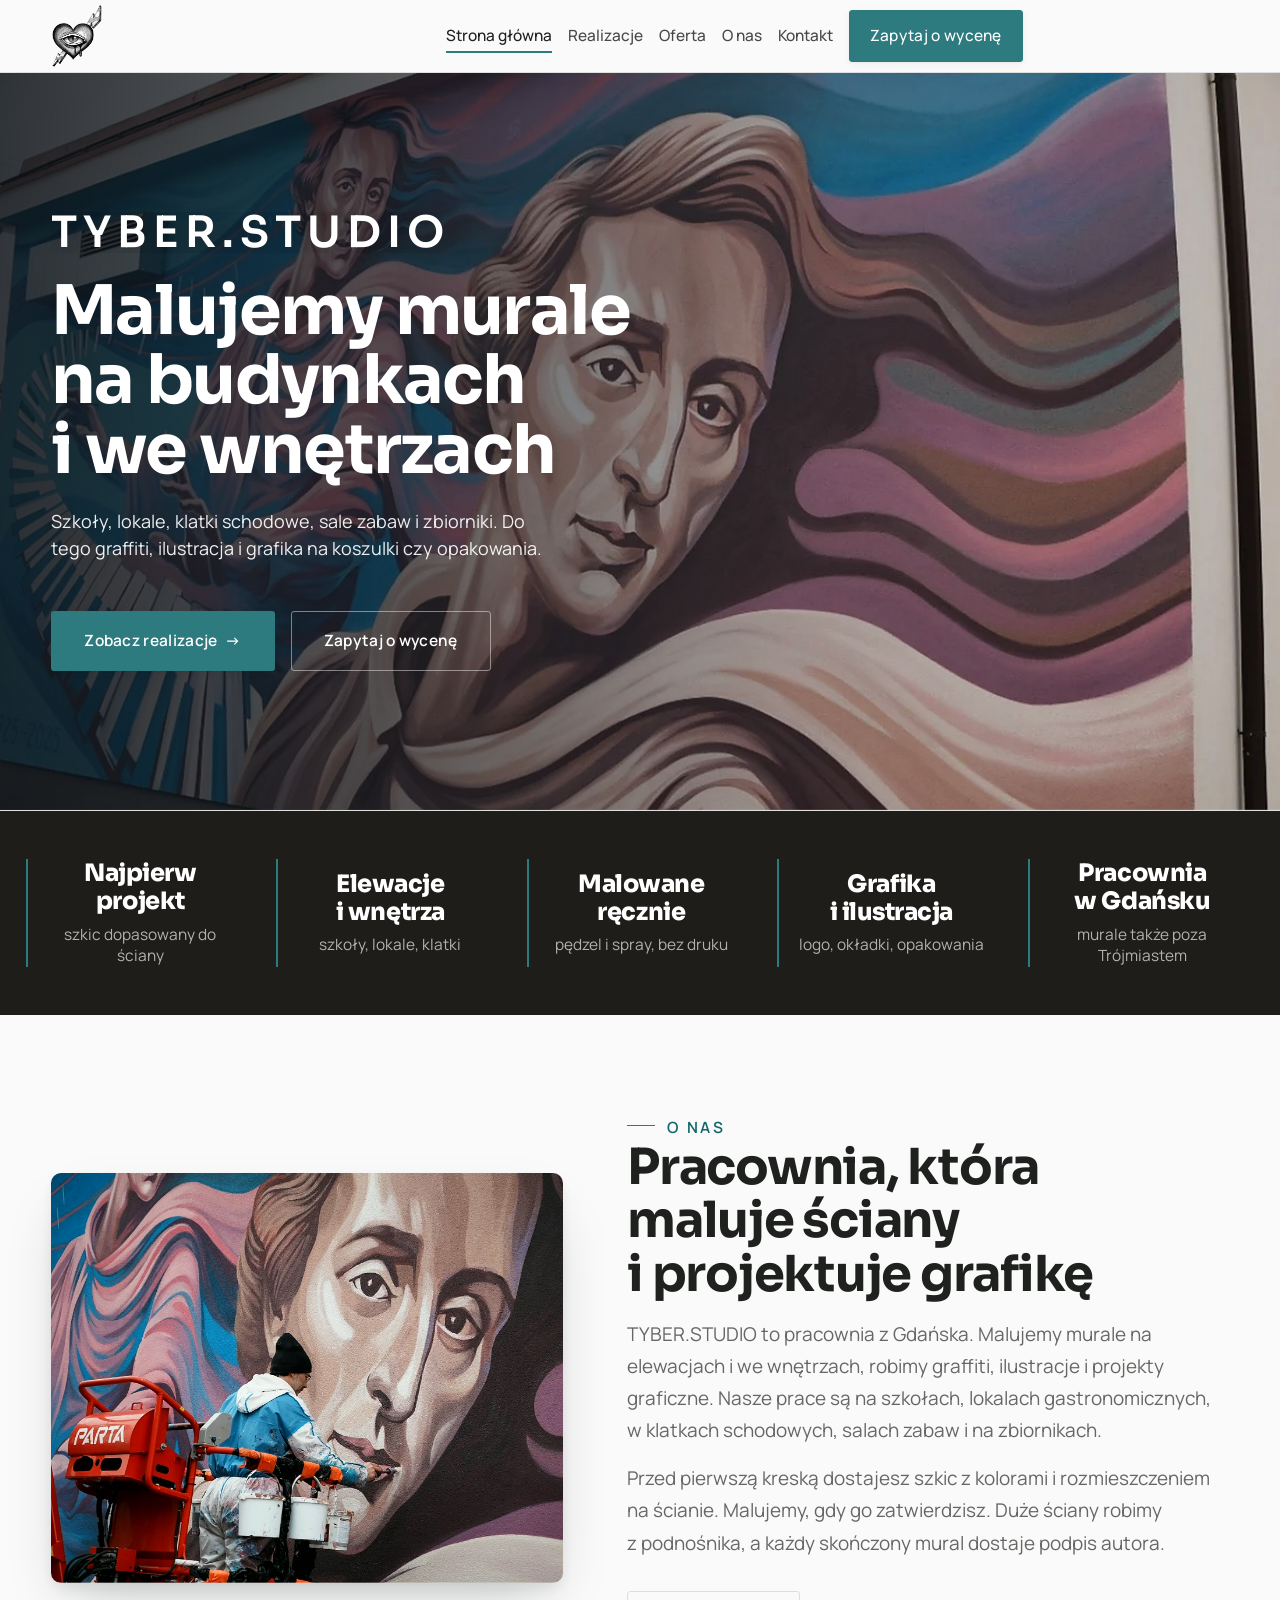
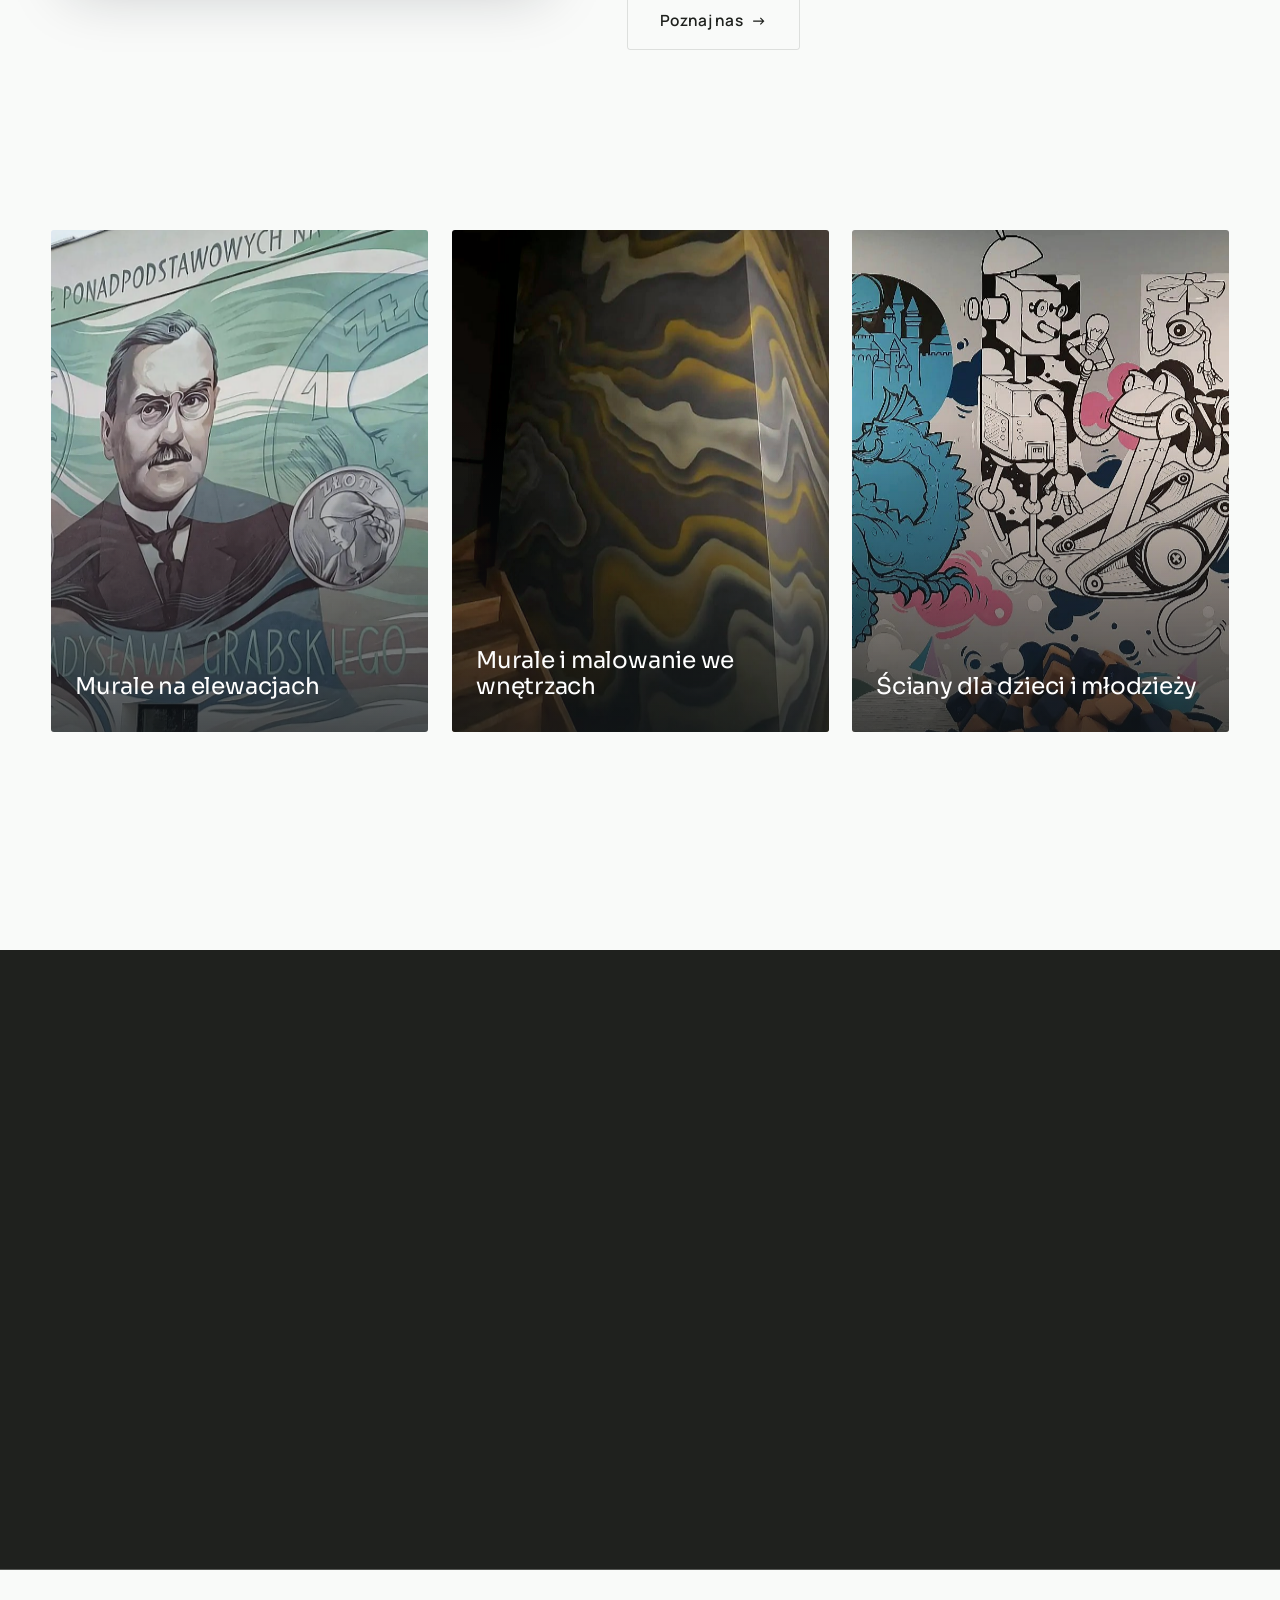
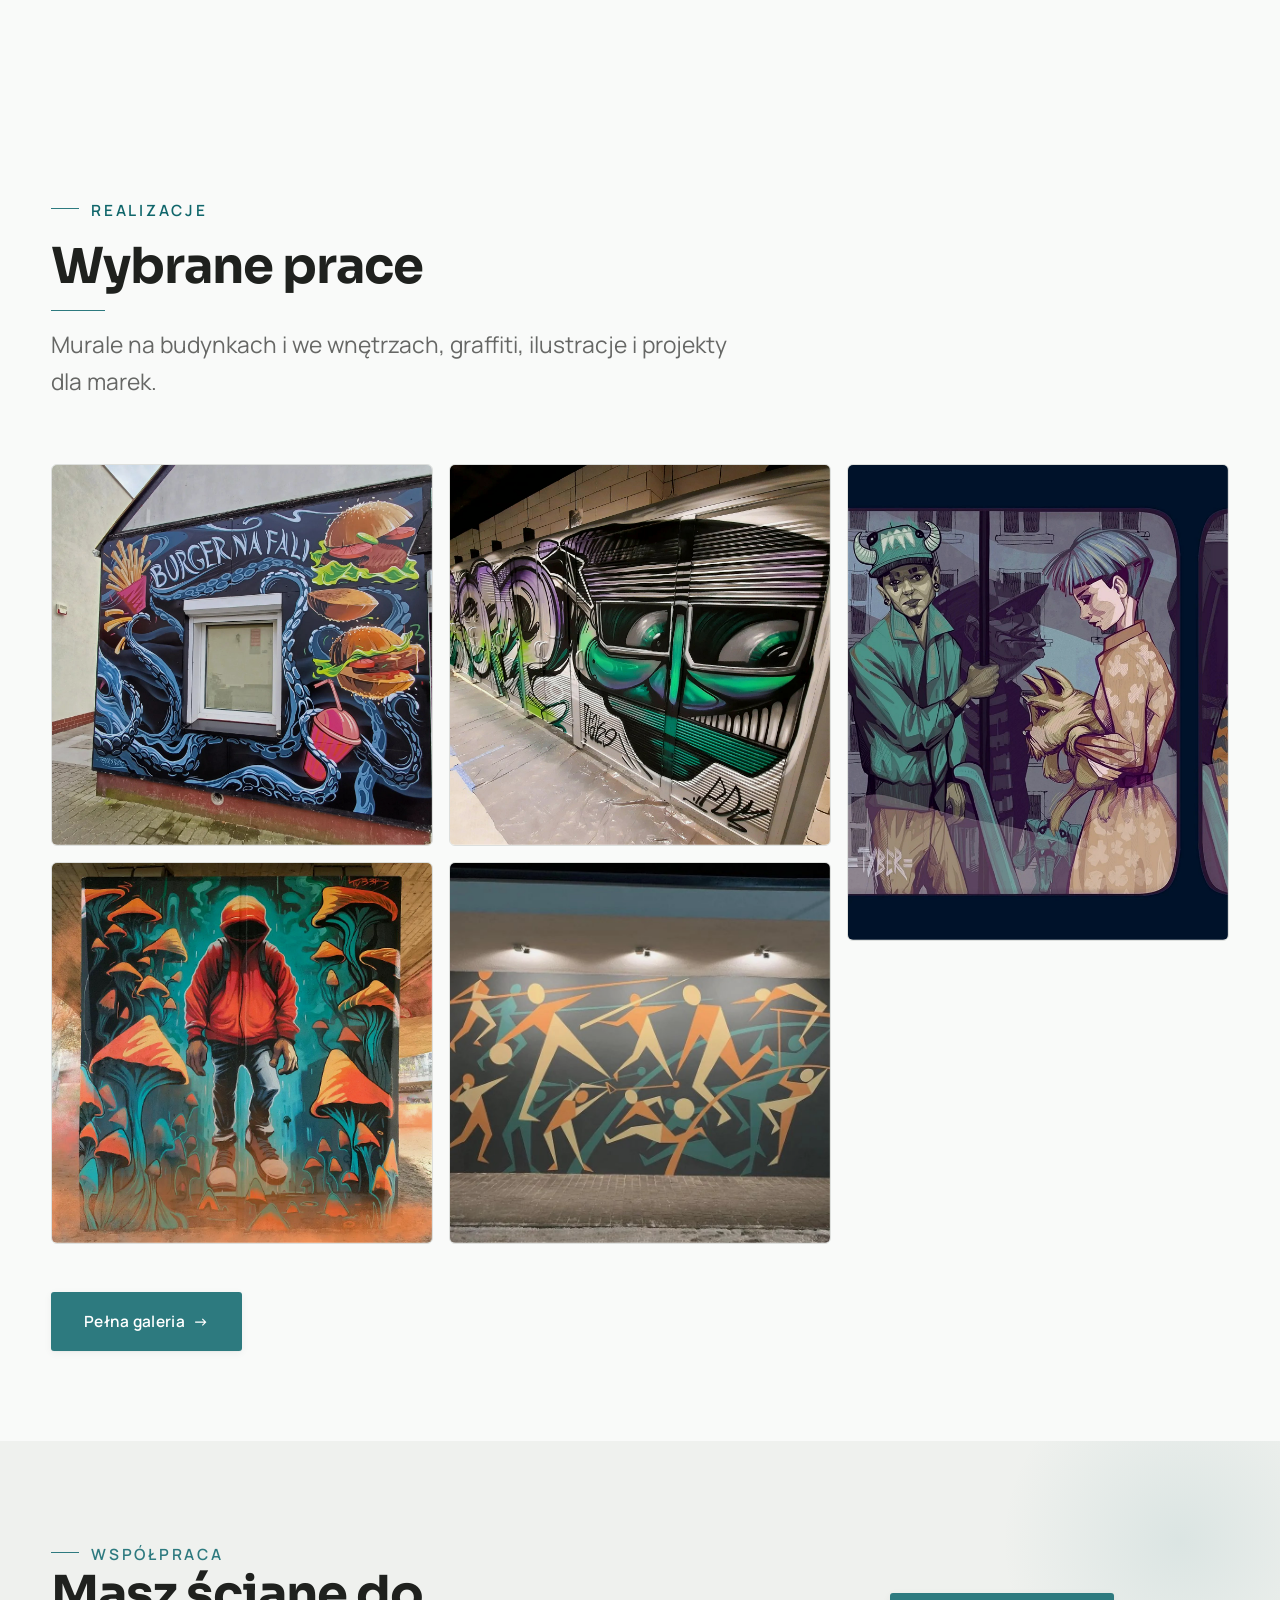
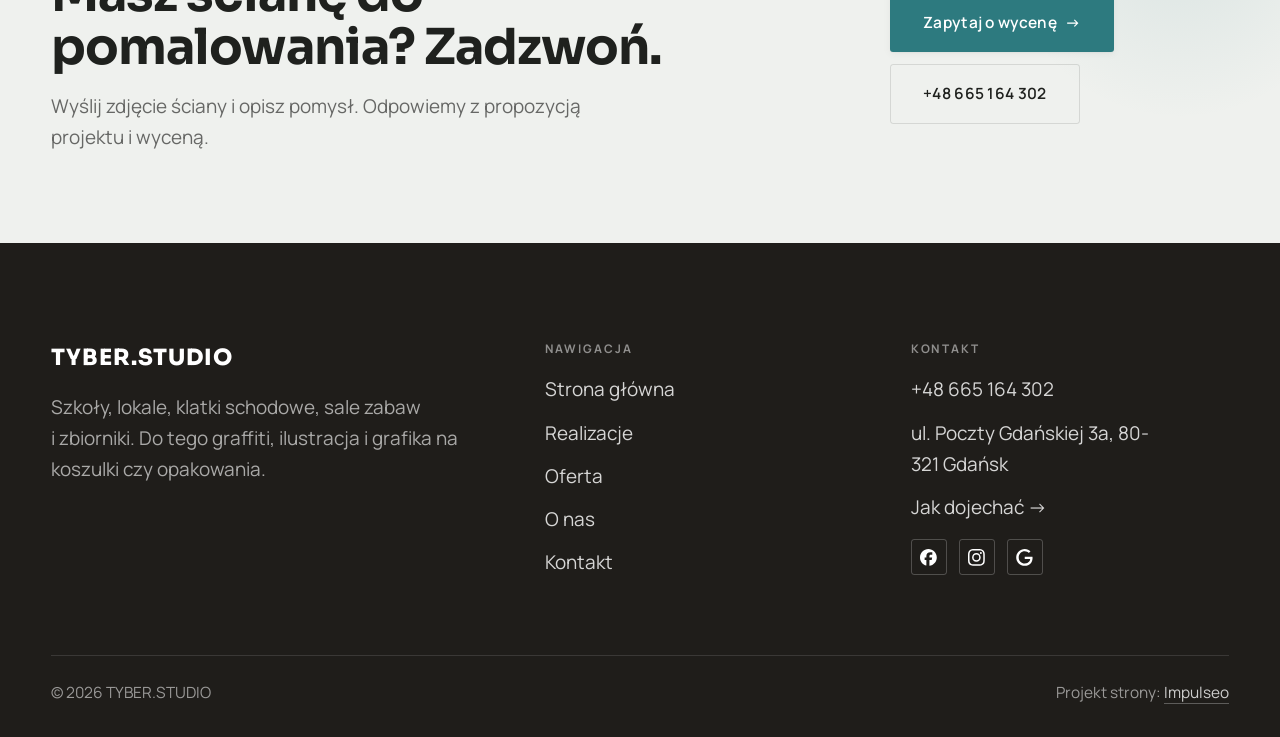
<file: index.html>
<!DOCTYPE html>
<html lang="pl">
<head>
<meta charset="UTF-8">
<meta name="viewport" content="width=device-width, initial-scale=1.0">
<title>TYBER.STUDIO - murale, graffiti i ilustracja · Gdańsk</title>
<meta name="description" content="TYBER.STUDIO z Gdańska maluje murale na elewacjach i we wnętrzach, robi graffiti, ilustracje i projekty graficzne na odzież i opakowania.">
<link rel="canonical" href="https://kris20032.github.io/tyber-studio/">
<meta name="robots" content="noindex, nofollow">
<meta property="og:type" content="website">
<meta property="og:locale" content="pl_PL">
<meta property="og:site_name" content="TYBER.STUDIO">
<meta property="og:title" content="TYBER.STUDIO - murale, graffiti i ilustracja · Gdańsk">
<meta property="og:description" content="TYBER.STUDIO z Gdańska maluje murale na elewacjach i we wnętrzach, robi graffiti, ilustracje i projekty graficzne na odzież i opakowania.">
<meta property="og:url" content="https://kris20032.github.io/tyber-studio/">
<meta property="og:image" content="https://kris20032.github.io/tyber-studio/img/og.jpg">
<meta property="og:image:width" content="1200">
<meta property="og:image:height" content="630">
<meta name="twitter:card" content="summary_large_image">
<script type="application/ld+json">{"@context": "https://schema.org", "@type": "LocalBusiness", "name": "TYBER.STUDIO", "url": "https://kris20032.github.io/tyber-studio/", "telephone": "+48665164302", "image": "https://kris20032.github.io/tyber-studio/img/og.jpg", "areaServed": "Gdańsk", "sameAs": ["https://www.facebook.com/tyber.studio/", "https://www.instagram.com/tyber.studio/", "https://www.google.com/maps/place/TYBER.STUDIO/@54.4094297,18.5700985,17z/data=!3m1!4b1!4m6!3m5!1s0x46fd7575d904b123:0x67454172c22dd7e9!8m2!3d54.4094297!4d18.5700985!16s%2Fg%2F11s3b2h0bs"]}</script>
<link rel="preconnect" href="https://fonts.googleapis.com">
<link rel="preconnect" href="https://fonts.gstatic.com" crossorigin>
<link href="https://fonts.googleapis.com/css2?family=Sora:wght@600;700;800&family=Manrope:wght@400;500;600&display=swap" rel="stylesheet">
<link rel="stylesheet" href="assets/styles.css?v=f62935ab">
</head>
<body>

<header class="nav">
  <div class="wrap nav-inner">
    <a class="brand brand-has-logo" href="index.html"><img class="brand-logo" src="img/logo.png" alt="TYBER.STUDIO" width="194" height="241" decoding="async"></a>
    <nav class="nav-links">
      <a href="index.html" class="active" aria-current="page">Strona główna</a>
      <a href="realizacje.html">Realizacje</a>
      <a href="oferta.html">Oferta</a>
      <a href="o-nas.html">O nas</a>
      <a href="kontakt.html">Kontakt</a>
      <a href="kontakt.html" class="btn btn-accent">Zapytaj o wycenę</a>
    </nav>
    <button class="nav-toggle" aria-label="Menu"><span></span><span></span><span></span></button>
  </div>
</header>

<main>
<section class="hero-cine">
  <img src="img/hero.jpg" fetchpriority="high" data-rotate="img/g1.jpg|img/g3.jpg" alt="TYBER.STUDIO - Malujemy murale na budynkach i we wnętrzach" width="1796" height="1306">
  <div class="wrap">
    <div class="hero-copy">
      <div class="brandmark bm-l"><span class="bm-line"><span>TYBER.STUDIO</span></span></div>
      <h1>Malujemy murale na budynkach i we wnętrzach</h1>
      <p class="lead">Szkoły, lokale, klatki schodowe, sale zabaw i zbiorniki. Do tego graffiti, ilustracja i grafika na koszulki czy opakowania.</p>
      <div class="hero-actions">
        <a href="realizacje.html" class="btn btn-accent">Zobacz realizacje <span class="arr">→</span></a>
        <a href="kontakt.html" class="btn btn-ghost btn-on-dark">Zapytaj o wycenę</a>
      </div>
    </div>
  </div>
</section>
<section class="strip n-5" style="padding-block:0">
  <div class="wrap">
    <div class="item reveal"><div class="k">Najpierw projekt</div><div class="v">szkic dopasowany do ściany</div></div>
    <div class="item reveal"><div class="k">Elewacje i wnętrza</div><div class="v">szkoły, lokale, klatki</div></div>
    <div class="item reveal"><div class="k">Malowane ręcznie</div><div class="v">pędzel i spray, bez druku</div></div>
    <div class="item reveal"><div class="k">Grafika i ilustracja</div><div class="v">logo, okładki, opakowania</div></div>
    <div class="item reveal"><div class="k">Pracownia w Gdańsku</div><div class="v">murale także poza Trójmiastem</div></div>
  </div>
</section>
<section>
  <div class="wrap split">
    <div class="split-art reveal"><img src="img/about.jpg" alt="TYBER.STUDIO - realizacja" loading="lazy" width="1800" height="1407" decoding="async"></div>
    <div class="split-copy reveal">
      <span class="eyebrow">O nas</span>
      <h2>Pracownia, która maluje ściany i projektuje grafikę</h2>
      <p class="muted">TYBER.STUDIO to pracownia z Gdańska. Malujemy murale na elewacjach i we wnętrzach, robimy graffiti, ilustracje i projekty graficzne. Nasze prace są na szkołach, lokalach gastronomicznych, w klatkach schodowych, salach zabaw i na zbiornikach.</p>
      <p class="muted">Przed pierwszą kreską dostajesz szkic z kolorami i rozmieszczeniem na ścianie. Malujemy, gdy go zatwierdzisz. Duże ściany robimy z podnośnika, a każdy skończony mural dostaje podpis autora.</p>
      <a href="o-nas.html" class="btn btn-ghost">Poznaj nas <span class="arr">→</span></a>
    </div>
  </div>
</section>
<section class="gateways-band">
  <div class="wrap">
    <div class="gateways">
      <a href="oferta.html" class="gateway reveal"><img src="img/g8.jpg" alt="Murale na elewacjach" loading="lazy" width="1920" height="1200" decoding="async"><span class="g-ttl">Murale na elewacjach</span></a>
      <a href="oferta.html" class="gateway reveal"><img src="img/g6.jpg" alt="Murale i malowanie we wnętrzach" loading="lazy" width="1080" height="1080" decoding="async"><span class="g-ttl">Murale i malowanie we wnętrzach</span></a>
      <a href="oferta.html" class="gateway reveal"><img src="img/g5.jpg" alt="Ściany dla dzieci i młodzieży" loading="lazy" width="1080" height="1080" decoding="async"><span class="g-ttl">Ściany dla dzieci i młodzieży</span></a>
    </div>
  </div>
</section>
<section class="stopklatka" aria-hidden="true">
  <div class="stk-bg" style="background-image:url(img/g7.jpg)"></div>
</section>
<section>
  <div class="wrap">
    <div class="head reveal">
      <span class="eyebrow">Realizacje</span>
      <h2>Wybrane prace</h2>
      <p>Murale na budynkach i we wnętrzach, graffiti, ilustracje i projekty dla marek.</p>
    </div>
    <div class="gallery-masonry">
      <figure class="m-tile reveal"><img src="img/g2.jpg" alt="TYBER.STUDIO" loading="lazy" width="1324" height="1324" decoding="async"></figure>
      <figure class="m-tile reveal"><img src="img/g4.jpg" alt="TYBER.STUDIO" loading="lazy" width="1080" height="1080" decoding="async"></figure>
      <figure class="m-tile reveal"><img src="img/g9.jpg" alt="TYBER.STUDIO" loading="lazy" width="1440" height="1440" decoding="async"></figure>
      <figure class="m-tile reveal"><img src="img/g10.jpg" alt="TYBER.STUDIO" loading="lazy" width="788" height="788" decoding="async"></figure>
      <figure class="m-tile reveal"><img src="img/g11.jpg" alt="TYBER.STUDIO" loading="lazy" width="1440" height="1800" decoding="async"></figure>
    </div>
    <div style="margin-top:var(--space-7)" class="reveal"><a href="realizacje.html" class="btn btn-accent">Pełna galeria <span class="arr">→</span></a></div>
  </div>
</section>
<section class="cta">
  <div class="wrap">
    <div class="reveal">
      <span class="eyebrow">Współpraca</span>
      <h2>Masz ścianę do pomalowania? Zadzwoń.</h2>
      <p>Wyślij zdjęcie ściany i opisz pomysł. Odpowiemy z propozycją projektu i wyceną.</p>
    </div>
    <div class="cta-actions reveal">
      <a href="kontakt.html" class="btn btn-light">Zapytaj o wycenę <span class="arr">→</span></a>
      <a href="tel:+48665164302" class="btn btn-ghost btn-ghost-cta">+48 665 164 302</a>
    </div>
  </div>
</section>
</main>

<footer>
  <div class="wrap">
    <div class="foot-grid">
      <div class="foot-brand">
        <div class="name">TYBER.STUDIO</div>
        <p>Szkoły, lokale, klatki schodowe, sale zabaw i zbiorniki. Do tego graffiti, ilustracja i grafika na koszulki czy opakowania.</p>
      </div>
      <div class="foot-col">
        <h4>Nawigacja</h4>
        <a href="index.html">Strona główna</a>
        <a href="realizacje.html">Realizacje</a>
        <a href="oferta.html">Oferta</a>
        <a href="o-nas.html">O nas</a>
        <a href="kontakt.html">Kontakt</a>
      </div>
      <div class="foot-col">
        <h4>Kontakt</h4>
        <a href="tel:+48665164302">+48 665 164 302</a>
        <p>ul. Poczty Gdańskiej 3a, 80-321 Gdańsk</p>
        <a href="https://www.google.com/maps/place/TYBER.STUDIO/@54.4094297,18.5700985,17z/data=!3m1!4b1!4m6!3m5!1s0x46fd7575d904b123:0x67454172c22dd7e9!8m2!3d54.4094297!4d18.5700985!16s%2Fg%2F11s3b2h0bs" target="_blank" rel="noopener">Jak dojechać →</a>
      <div class="foot-soc">
        <a class="soc" href="https://www.facebook.com/tyber.studio/" target="_blank" rel="noopener" aria-label="Facebook - TYBER.STUDIO"><svg viewBox="0 0 24 24" aria-hidden="true" focusable="false"><path d="M9.101 23.691v-7.98H6.627v-3.667h2.474v-1.58c0-4.085 1.848-5.978 5.858-5.978.401 0 .955.042 1.468.103a8.68 8.68 0 0 1 1.141.195v3.325a8.623 8.623 0 0 0-.653-.036 26.805 26.805 0 0 0-.733-.009c-.707 0-1.259.096-1.675.309a1.686 1.686 0 0 0-.679.622c-.258.42-.374.995-.374 1.752v1.297h3.919l-.386 2.103-.287 1.564h-3.246v8.245C19.396 23.238 24 18.179 24 12.044c0-6.627-5.373-12-12-12s-12 5.373-12 12c0 5.628 3.874 10.35 9.101 11.647Z" fill="currentColor"/></svg></a>
        <a class="soc" href="https://www.instagram.com/tyber.studio/" target="_blank" rel="noopener" aria-label="Instagram - TYBER.STUDIO"><svg viewBox="0 0 24 24" aria-hidden="true" focusable="false"><path d="M7.0301.084c-1.2768.0602-2.1487.264-2.911.5634-.7888.3075-1.4575.72-2.1228 1.3877-.6652.6677-1.075 1.3368-1.3802 2.127-.2954.7638-.4956 1.6365-.552 2.914-.0564 1.2775-.0689 1.6882-.0626 4.947.0062 3.2586.0206 3.6671.0825 4.9473.061 1.2765.264 2.1482.5635 2.9107.308.7889.72 1.4573 1.388 2.1228.6679.6655 1.3365 1.0743 2.1285 1.38.7632.295 1.6361.4961 2.9134.552 1.2773.056 1.6884.069 4.9462.0627 3.2578-.0062 3.668-.0207 4.9478-.0814 1.28-.0607 2.147-.2652 2.9098-.5633.7889-.3086 1.4578-.72 2.1228-1.3881.665-.6682 1.0745-1.3378 1.3795-2.1284.2957-.7632.4966-1.636.552-2.9124.056-1.2809.0692-1.6898.063-4.948-.0063-3.2583-.021-3.6668-.0817-4.9465-.0607-1.2797-.264-2.1487-.5633-2.9117-.3084-.7889-.72-1.4568-1.3876-2.1228C21.2982 1.33 20.628.9208 19.8378.6165 19.074.321 18.2017.1197 16.9244.0645 15.6471.0093 15.236-.005 11.977.0014 8.718.0076 8.31.0215 7.0301.0839m.1402 21.6932c-1.17-.0509-1.8053-.2453-2.2287-.408-.5606-.216-.96-.4771-1.3819-.895-.422-.4178-.6811-.8186-.9-1.378-.1644-.4234-.3624-1.058-.4171-2.228-.0595-1.2645-.072-1.6442-.079-4.848-.007-3.2037.0053-3.583.0607-4.848.05-1.169.2456-1.805.408-2.2282.216-.5613.4762-.96.895-1.3816.4188-.4217.8184-.6814 1.3783-.9003.423-.1651 1.0575-.3614 2.227-.4171 1.2655-.06 1.6447-.072 4.848-.079 3.2033-.007 3.5835.005 4.8495.0608 1.169.0508 1.8053.2445 2.228.408.5608.216.96.4754 1.3816.895.4217.4194.6816.8176.9005 1.3787.1653.4217.3617 1.056.4169 2.2263.0602 1.2655.0739 1.645.0796 4.848.0058 3.203-.0055 3.5834-.061 4.848-.051 1.17-.245 1.8055-.408 2.2294-.216.5604-.4763.96-.8954 1.3814-.419.4215-.8181.6811-1.3783.9-.4224.1649-1.0577.3617-2.2262.4174-1.2656.0595-1.6448.072-4.8493.079-3.2045.007-3.5825-.006-4.848-.0608M16.953 5.5864A1.44 1.44 0 1 0 18.39 4.144a1.44 1.44 0 0 0-1.437 1.4424M5.8385 12.012c.0067 3.4032 2.7706 6.1557 6.173 6.1493 3.4026-.0065 6.157-2.7701 6.1506-6.1733-.0065-3.4032-2.771-6.1565-6.174-6.1498-3.403.0067-6.156 2.771-6.1496 6.1738M8 12.0077a4 4 0 1 1 4.008 3.9921A3.9996 3.9996 0 0 1 8 12.0077" fill="currentColor"/></svg></a>
        <a class="soc" href="https://www.google.com/maps/place/TYBER.STUDIO/@54.4094297,18.5700985,17z/data=!3m1!4b1!4m6!3m5!1s0x46fd7575d904b123:0x67454172c22dd7e9!8m2!3d54.4094297!4d18.5700985!16s%2Fg%2F11s3b2h0bs" target="_blank" rel="noopener" aria-label="Google - TYBER.STUDIO"><svg viewBox="0 0 24 24" aria-hidden="true" focusable="false"><path d="M12.48 10.92v3.28h7.84c-.24 1.84-.853 3.187-1.787 4.133-1.147 1.147-2.933 2.4-6.053 2.4-4.827 0-8.6-3.893-8.6-8.72s3.773-8.72 8.6-8.72c2.6 0 4.507 1.027 5.907 2.347l2.307-2.307C18.747 1.44 16.133 0 12.48 0 5.867 0 .307 5.387.307 12s5.56 12 12.173 12c3.573 0 6.267-1.173 8.373-3.36 2.16-2.16 2.84-5.213 2.84-7.667 0-.76-.053-1.467-.173-2.053H12.48z" fill="currentColor"/></svg></a>
      </div>
      </div>
    </div>
    <div class="foot-bot">
      <span>© 2026 TYBER.STUDIO</span>
      <span>Projekt strony: <a class="foot-credit" href="https://impulseo.pl" target="_blank" rel="noopener">Impulseo</a></span>
    </div>
  </div>
</footer>
<div class="sticky-reserve"><a class="sr-book" href="kontakt.html">Zapytaj o wycenę</a><a class="sr-call" href="tel:+48665164302" aria-label="Zadzwoń"><svg class="ico-tel" width="16" height="16" viewBox="0 0 24 24" fill="none" aria-hidden="true"><path d="M6.6 10.8a15.5 15.5 0 0 0 6.6 6.6l2.2-2.2a1 1 0 0 1 1-.24 11.4 11.4 0 0 0 3.6.58 1 1 0 0 1 1 1V20a1 1 0 0 1-1 1A17 17 0 0 1 3 4a1 1 0 0 1 1-1h3.5a1 1 0 0 1 1 1c0 1.25.2 2.46.58 3.6a1 1 0 0 1-.25 1l-2.23 2.2Z" fill="currentColor"/></svg></a></div>
<div class="demo-wazne" data-do="2026-10-18" data-cykl="3" hidden><svg class="dw-ico" width="13" height="13" viewBox="0 0 24 24" fill="none" aria-hidden="true"><circle cx="12" cy="12" r="8.6" stroke="currentColor" stroke-width="1.8"/><path d="M12 7.2V12l3.3 2" stroke="currentColor" stroke-width="1.8" stroke-linecap="round"/></svg><span class="dw-txt"></span></div>

<script src="assets/main.js"></script>
</body>
</html>
</file>
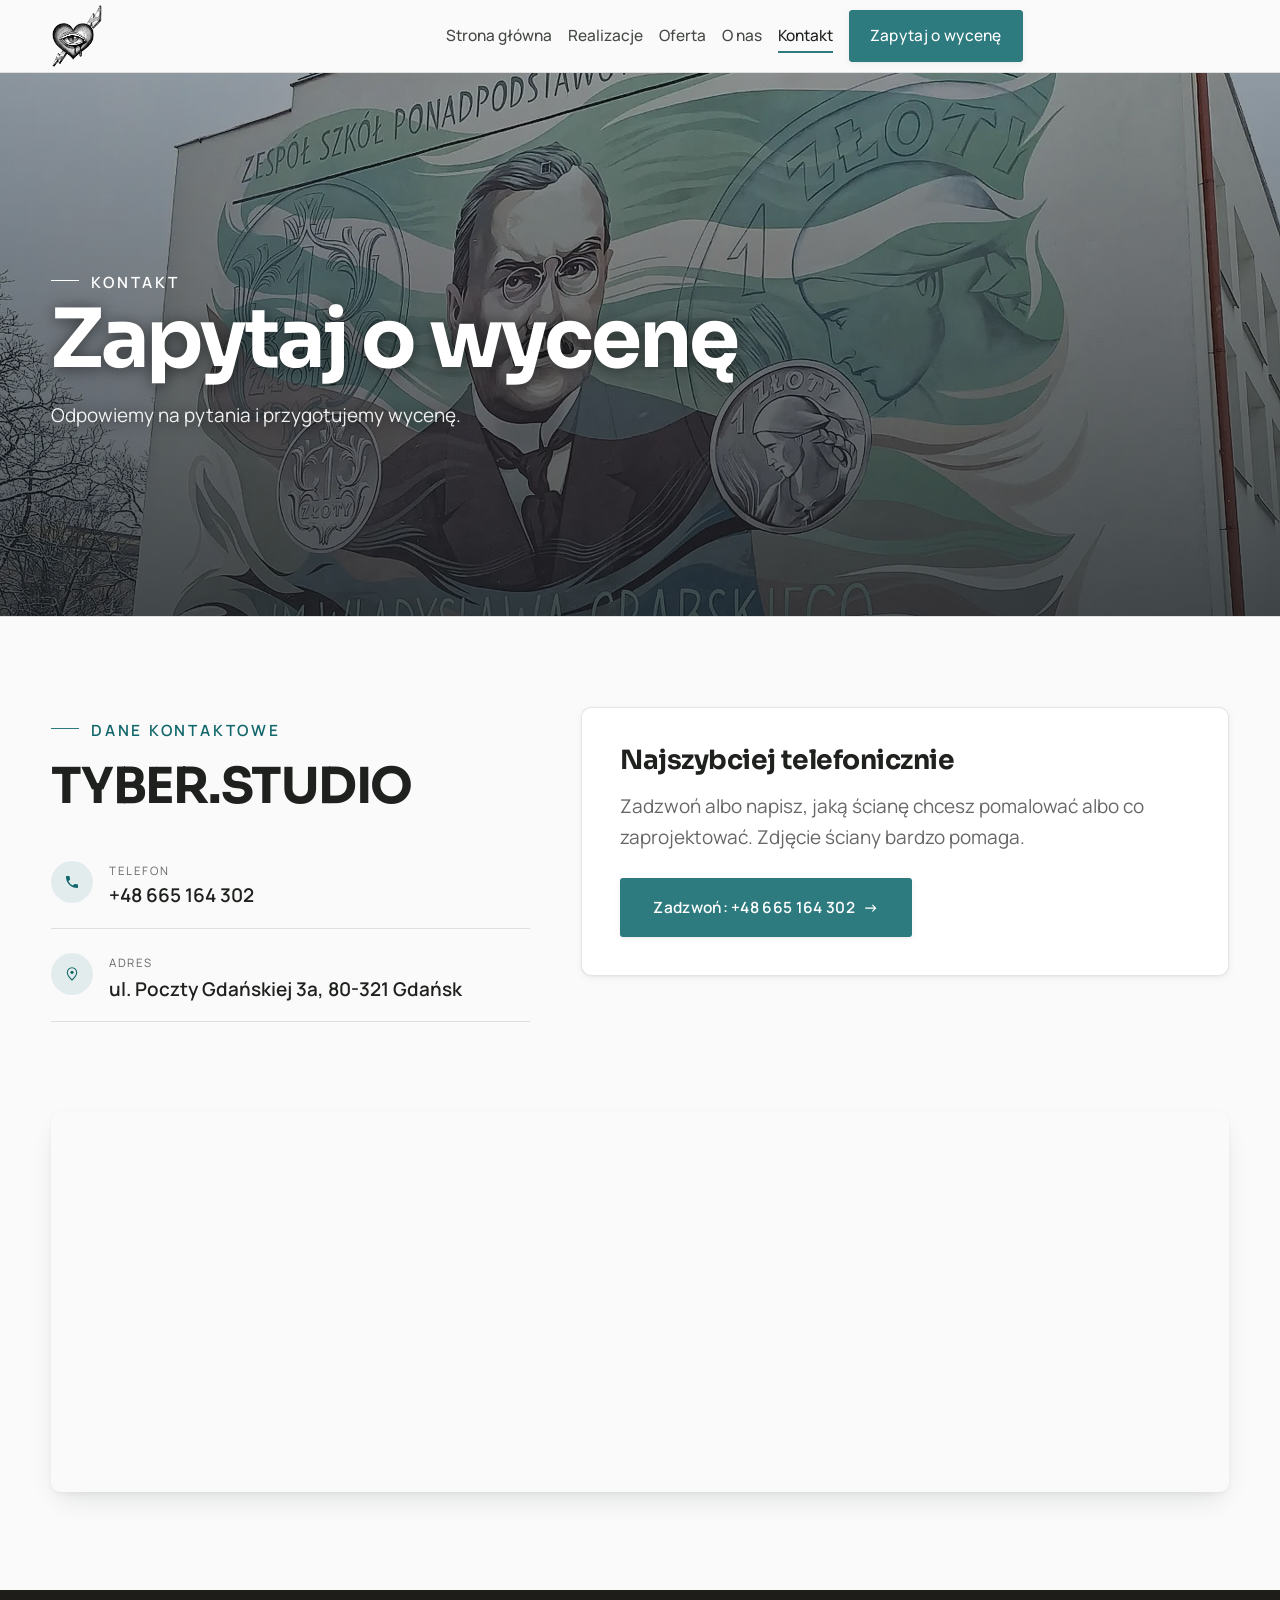
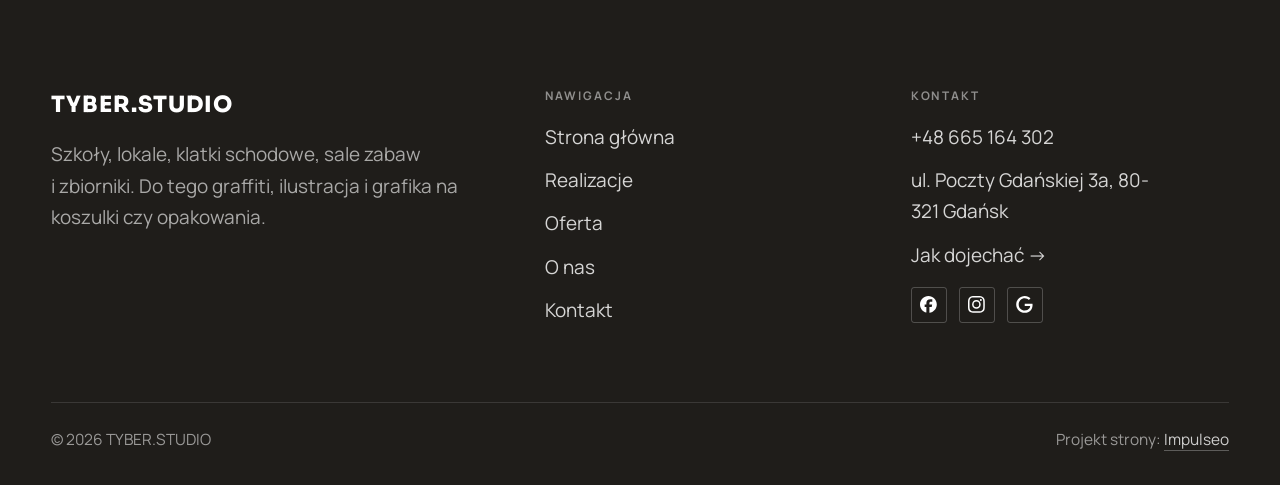
<file: kontakt.html>
<!DOCTYPE html>
<html lang="pl">
<head>
<meta charset="UTF-8">
<meta name="viewport" content="width=device-width, initial-scale=1.0">
<title>Kontakt - TYBER.STUDIO</title>
<meta name="description" content="Kontakt TYBER.STUDIO - ul. Poczty Gdańskiej 3a, 80-321 Gdańsk">
<link rel="canonical" href="https://kris20032.github.io/tyber-studio/kontakt.html">
<meta name="robots" content="noindex, nofollow">
<meta property="og:type" content="website">
<meta property="og:locale" content="pl_PL">
<meta property="og:site_name" content="TYBER.STUDIO">
<meta property="og:title" content="Kontakt - TYBER.STUDIO">
<meta property="og:description" content="Kontakt TYBER.STUDIO - ul. Poczty Gdańskiej 3a, 80-321 Gdańsk">
<meta property="og:url" content="https://kris20032.github.io/tyber-studio/kontakt.html">
<meta property="og:image" content="https://kris20032.github.io/tyber-studio/img/og.jpg">
<meta property="og:image:width" content="1200">
<meta property="og:image:height" content="630">
<meta name="twitter:card" content="summary_large_image">
<link rel="preconnect" href="https://fonts.googleapis.com">
<link rel="preconnect" href="https://fonts.gstatic.com" crossorigin>
<link href="https://fonts.googleapis.com/css2?family=Sora:wght@600;700;800&family=Manrope:wght@400;500;600&display=swap" rel="stylesheet">
<link rel="stylesheet" href="assets/styles.css?v=f62935ab">
</head>
<body>

<header class="nav">
  <div class="wrap nav-inner">
    <a class="brand brand-has-logo" href="index.html"><img class="brand-logo" src="img/logo.png" alt="TYBER.STUDIO" width="194" height="241" decoding="async"></a>
    <nav class="nav-links">
      <a href="index.html">Strona główna</a>
      <a href="realizacje.html">Realizacje</a>
      <a href="oferta.html">Oferta</a>
      <a href="o-nas.html">O nas</a>
      <a href="kontakt.html" class="active" aria-current="page">Kontakt</a>
      <a href="kontakt.html" class="btn btn-accent">Zapytaj o wycenę</a>
    </nav>
    <button class="nav-toggle" aria-label="Menu"><span></span><span></span><span></span></button>
  </div>
</header>

<main>
<section class="pagehead">
  <img src="img/g8.jpg" alt="TYBER.STUDIO - Zapytaj o wycenę" width="1920" height="1200" decoding="async">
  <div class="wrap">
    <span class="eyebrow">Kontakt</span>
    <h1>Zapytaj o wycenę</h1>
    <p>Odpowiemy na pytania i przygotujemy wycenę.</p>
  </div>
</section>
<section>
  <div class="wrap contact-grid">
    <div class="reveal">
      <span class="eyebrow">Dane kontaktowe</span>
      <h2 style="margin:var(--space-4) 0 var(--space-6)">TYBER.STUDIO</h2>
      <div class="info-list">
        <div class="info-row"><div class="ic"><svg class="ico-tel" width="16" height="16" viewBox="0 0 24 24" fill="none" aria-hidden="true"><path d="M6.6 10.8a15.5 15.5 0 0 0 6.6 6.6l2.2-2.2a1 1 0 0 1 1-.24 11.4 11.4 0 0 0 3.6.58 1 1 0 0 1 1 1V20a1 1 0 0 1-1 1A17 17 0 0 1 3 4a1 1 0 0 1 1-1h3.5a1 1 0 0 1 1 1c0 1.25.2 2.46.58 3.6a1 1 0 0 1-.25 1l-2.23 2.2Z" fill="currentColor"/></svg></div><div><div class="lbl">Telefon</div><a class="val" href="tel:+48665164302">+48 665 164 302</a></div></div>
        <div class="info-row"><div class="ic"><svg class="ico-pin" width="16" height="16" viewBox="0 0 24 24" fill="none" aria-hidden="true"><path d="M12 21s7-6.1 7-11.5A7 7 0 0 0 5 9.5C5 14.9 12 21 12 21Z" stroke="currentColor" stroke-width="1.6" fill="none"/><circle cx="12" cy="9.5" r="2.4" fill="currentColor"/></svg></div><div><div class="lbl">Adres</div><div class="val">ul. Poczty Gdańskiej 3a, 80-321 Gdańsk</div></div></div>
      </div>
    </div>
    <div class="reveal">
      <div class="form">
        <h3 style="margin-bottom:var(--space-4)">Najszybciej telefonicznie</h3>
        <p class="muted" style="margin-bottom:var(--space-5)">Zadzwoń albo napisz, jaką ścianę chcesz pomalować albo co zaprojektować. Zdjęcie ściany bardzo pomaga.</p>
        <a href="tel:+48665164302" class="btn btn-accent" style="justify-content:center">Zadzwoń: +48 665 164 302 <span class="arr">→</span></a>
      </div>
    </div>
  </div>
</section>
<section style="padding-top:0">
  <div class="wrap reveal">
    <iframe class="map" title="TYBER.STUDIO - Gdańsk" src="https://maps.google.com/maps?q=54.4094297%2C18.5700985&z=15&output=embed" loading="lazy" referrerpolicy="no-referrer-when-downgrade"></iframe>
  </div>
</section>
</main>

<footer>
  <div class="wrap">
    <div class="foot-grid">
      <div class="foot-brand">
        <div class="name">TYBER.STUDIO</div>
        <p>Szkoły, lokale, klatki schodowe, sale zabaw i zbiorniki. Do tego graffiti, ilustracja i grafika na koszulki czy opakowania.</p>
      </div>
      <div class="foot-col">
        <h4>Nawigacja</h4>
        <a href="index.html">Strona główna</a>
        <a href="realizacje.html">Realizacje</a>
        <a href="oferta.html">Oferta</a>
        <a href="o-nas.html">O nas</a>
        <a href="kontakt.html">Kontakt</a>
      </div>
      <div class="foot-col">
        <h4>Kontakt</h4>
        <a href="tel:+48665164302">+48 665 164 302</a>
        <p>ul. Poczty Gdańskiej 3a, 80-321 Gdańsk</p>
        <a href="https://www.google.com/maps/place/TYBER.STUDIO/@54.4094297,18.5700985,17z/data=!3m1!4b1!4m6!3m5!1s0x46fd7575d904b123:0x67454172c22dd7e9!8m2!3d54.4094297!4d18.5700985!16s%2Fg%2F11s3b2h0bs" target="_blank" rel="noopener">Jak dojechać →</a>
      <div class="foot-soc">
        <a class="soc" href="https://www.facebook.com/tyber.studio/" target="_blank" rel="noopener" aria-label="Facebook - TYBER.STUDIO"><svg viewBox="0 0 24 24" aria-hidden="true" focusable="false"><path d="M9.101 23.691v-7.98H6.627v-3.667h2.474v-1.58c0-4.085 1.848-5.978 5.858-5.978.401 0 .955.042 1.468.103a8.68 8.68 0 0 1 1.141.195v3.325a8.623 8.623 0 0 0-.653-.036 26.805 26.805 0 0 0-.733-.009c-.707 0-1.259.096-1.675.309a1.686 1.686 0 0 0-.679.622c-.258.42-.374.995-.374 1.752v1.297h3.919l-.386 2.103-.287 1.564h-3.246v8.245C19.396 23.238 24 18.179 24 12.044c0-6.627-5.373-12-12-12s-12 5.373-12 12c0 5.628 3.874 10.35 9.101 11.647Z" fill="currentColor"/></svg></a>
        <a class="soc" href="https://www.instagram.com/tyber.studio/" target="_blank" rel="noopener" aria-label="Instagram - TYBER.STUDIO"><svg viewBox="0 0 24 24" aria-hidden="true" focusable="false"><path d="M7.0301.084c-1.2768.0602-2.1487.264-2.911.5634-.7888.3075-1.4575.72-2.1228 1.3877-.6652.6677-1.075 1.3368-1.3802 2.127-.2954.7638-.4956 1.6365-.552 2.914-.0564 1.2775-.0689 1.6882-.0626 4.947.0062 3.2586.0206 3.6671.0825 4.9473.061 1.2765.264 2.1482.5635 2.9107.308.7889.72 1.4573 1.388 2.1228.6679.6655 1.3365 1.0743 2.1285 1.38.7632.295 1.6361.4961 2.9134.552 1.2773.056 1.6884.069 4.9462.0627 3.2578-.0062 3.668-.0207 4.9478-.0814 1.28-.0607 2.147-.2652 2.9098-.5633.7889-.3086 1.4578-.72 2.1228-1.3881.665-.6682 1.0745-1.3378 1.3795-2.1284.2957-.7632.4966-1.636.552-2.9124.056-1.2809.0692-1.6898.063-4.948-.0063-3.2583-.021-3.6668-.0817-4.9465-.0607-1.2797-.264-2.1487-.5633-2.9117-.3084-.7889-.72-1.4568-1.3876-2.1228C21.2982 1.33 20.628.9208 19.8378.6165 19.074.321 18.2017.1197 16.9244.0645 15.6471.0093 15.236-.005 11.977.0014 8.718.0076 8.31.0215 7.0301.0839m.1402 21.6932c-1.17-.0509-1.8053-.2453-2.2287-.408-.5606-.216-.96-.4771-1.3819-.895-.422-.4178-.6811-.8186-.9-1.378-.1644-.4234-.3624-1.058-.4171-2.228-.0595-1.2645-.072-1.6442-.079-4.848-.007-3.2037.0053-3.583.0607-4.848.05-1.169.2456-1.805.408-2.2282.216-.5613.4762-.96.895-1.3816.4188-.4217.8184-.6814 1.3783-.9003.423-.1651 1.0575-.3614 2.227-.4171 1.2655-.06 1.6447-.072 4.848-.079 3.2033-.007 3.5835.005 4.8495.0608 1.169.0508 1.8053.2445 2.228.408.5608.216.96.4754 1.3816.895.4217.4194.6816.8176.9005 1.3787.1653.4217.3617 1.056.4169 2.2263.0602 1.2655.0739 1.645.0796 4.848.0058 3.203-.0055 3.5834-.061 4.848-.051 1.17-.245 1.8055-.408 2.2294-.216.5604-.4763.96-.8954 1.3814-.419.4215-.8181.6811-1.3783.9-.4224.1649-1.0577.3617-2.2262.4174-1.2656.0595-1.6448.072-4.8493.079-3.2045.007-3.5825-.006-4.848-.0608M16.953 5.5864A1.44 1.44 0 1 0 18.39 4.144a1.44 1.44 0 0 0-1.437 1.4424M5.8385 12.012c.0067 3.4032 2.7706 6.1557 6.173 6.1493 3.4026-.0065 6.157-2.7701 6.1506-6.1733-.0065-3.4032-2.771-6.1565-6.174-6.1498-3.403.0067-6.156 2.771-6.1496 6.1738M8 12.0077a4 4 0 1 1 4.008 3.9921A3.9996 3.9996 0 0 1 8 12.0077" fill="currentColor"/></svg></a>
        <a class="soc" href="https://www.google.com/maps/place/TYBER.STUDIO/@54.4094297,18.5700985,17z/data=!3m1!4b1!4m6!3m5!1s0x46fd7575d904b123:0x67454172c22dd7e9!8m2!3d54.4094297!4d18.5700985!16s%2Fg%2F11s3b2h0bs" target="_blank" rel="noopener" aria-label="Google - TYBER.STUDIO"><svg viewBox="0 0 24 24" aria-hidden="true" focusable="false"><path d="M12.48 10.92v3.28h7.84c-.24 1.84-.853 3.187-1.787 4.133-1.147 1.147-2.933 2.4-6.053 2.4-4.827 0-8.6-3.893-8.6-8.72s3.773-8.72 8.6-8.72c2.6 0 4.507 1.027 5.907 2.347l2.307-2.307C18.747 1.44 16.133 0 12.48 0 5.867 0 .307 5.387.307 12s5.56 12 12.173 12c3.573 0 6.267-1.173 8.373-3.36 2.16-2.16 2.84-5.213 2.84-7.667 0-.76-.053-1.467-.173-2.053H12.48z" fill="currentColor"/></svg></a>
      </div>
      </div>
    </div>
    <div class="foot-bot">
      <span>© 2026 TYBER.STUDIO</span>
      <span>Projekt strony: <a class="foot-credit" href="https://impulseo.pl" target="_blank" rel="noopener">Impulseo</a></span>
    </div>
  </div>
</footer>
<div class="sticky-reserve"><a class="sr-book" href="kontakt.html">Zapytaj o wycenę</a><a class="sr-call" href="tel:+48665164302" aria-label="Zadzwoń"><svg class="ico-tel" width="16" height="16" viewBox="0 0 24 24" fill="none" aria-hidden="true"><path d="M6.6 10.8a15.5 15.5 0 0 0 6.6 6.6l2.2-2.2a1 1 0 0 1 1-.24 11.4 11.4 0 0 0 3.6.58 1 1 0 0 1 1 1V20a1 1 0 0 1-1 1A17 17 0 0 1 3 4a1 1 0 0 1 1-1h3.5a1 1 0 0 1 1 1c0 1.25.2 2.46.58 3.6a1 1 0 0 1-.25 1l-2.23 2.2Z" fill="currentColor"/></svg></a></div>
<div class="demo-wazne" data-do="2026-10-18" data-cykl="3" hidden><svg class="dw-ico" width="13" height="13" viewBox="0 0 24 24" fill="none" aria-hidden="true"><circle cx="12" cy="12" r="8.6" stroke="currentColor" stroke-width="1.8"/><path d="M12 7.2V12l3.3 2" stroke="currentColor" stroke-width="1.8" stroke-linecap="round"/></svg><span class="dw-txt"></span></div>

<script src="assets/main.js"></script>
</body>
</html>
</file>
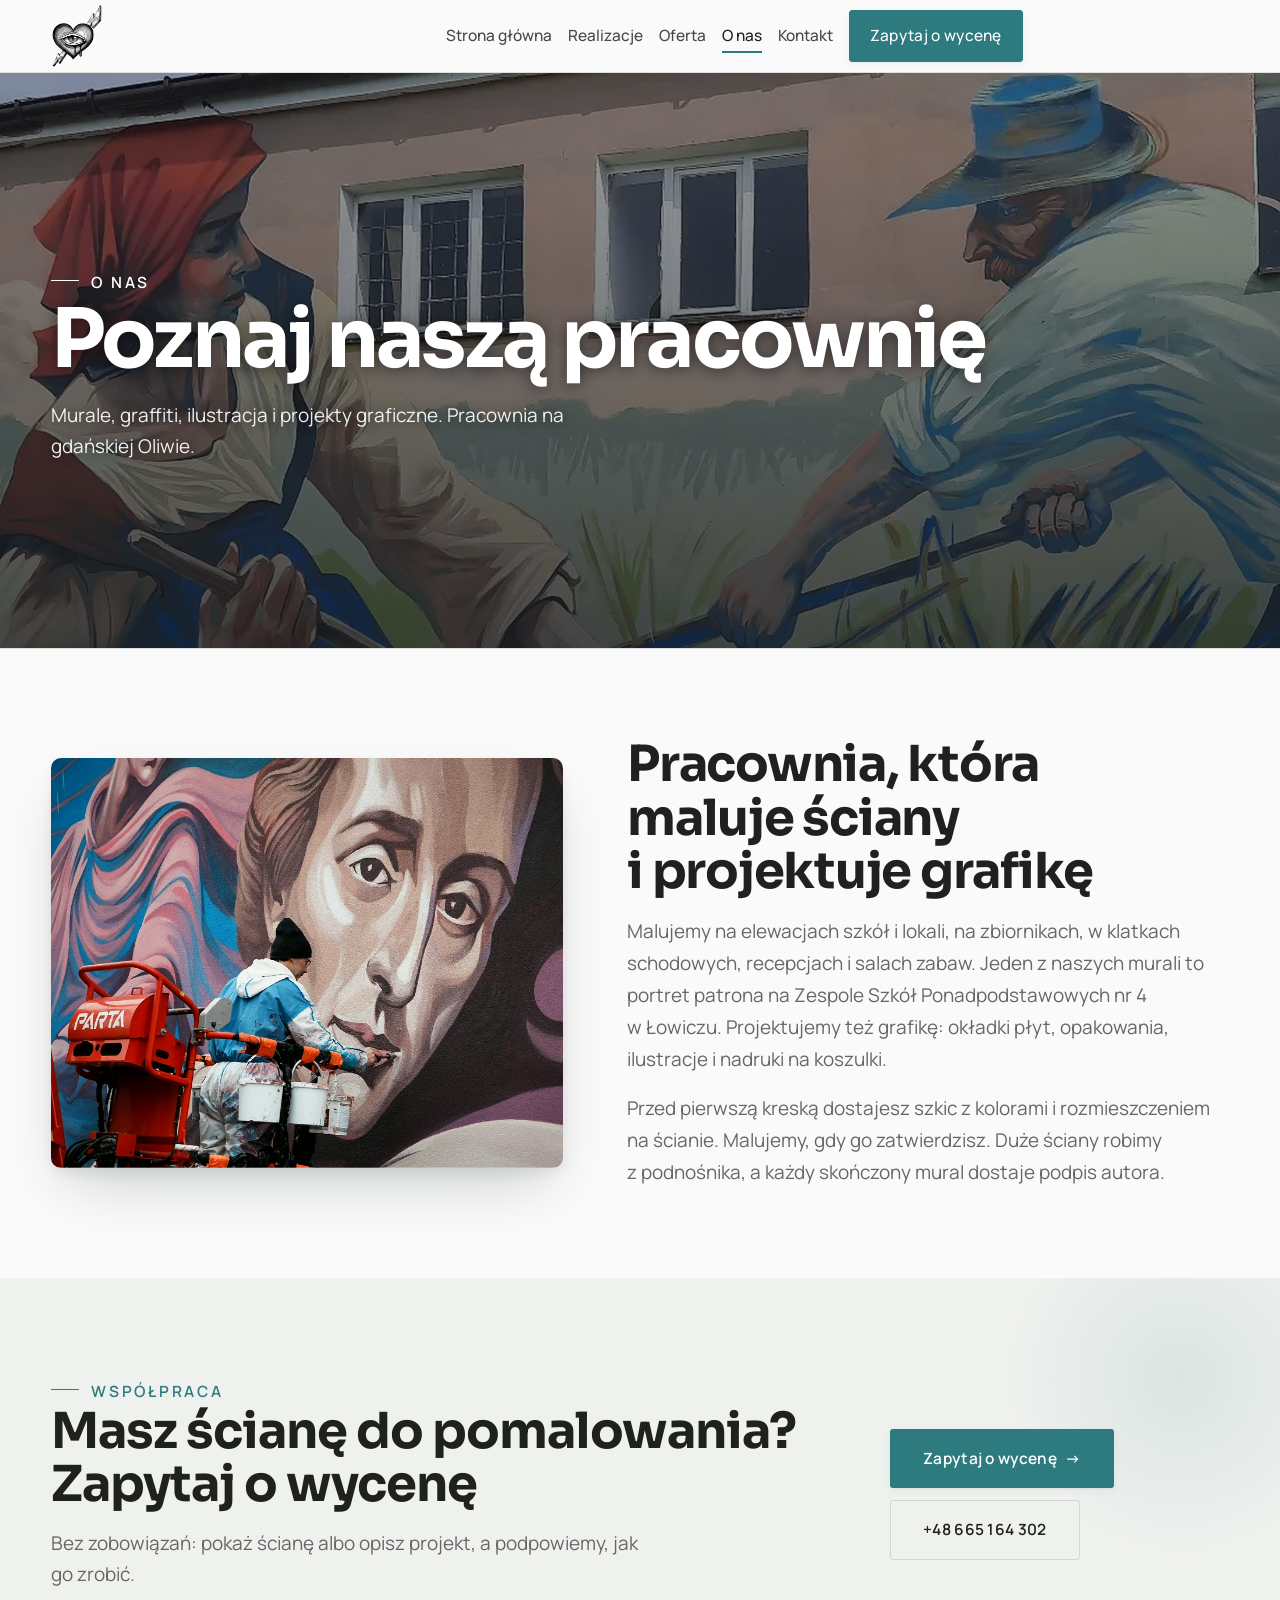
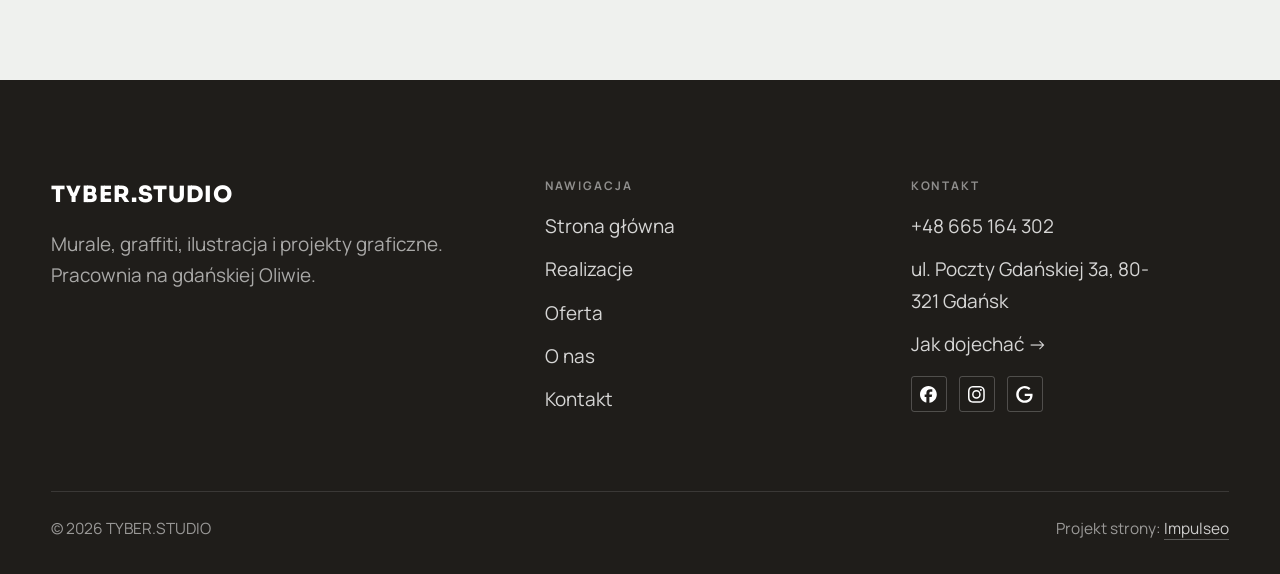
<file: o-nas.html>
<!DOCTYPE html>
<html lang="pl">
<head>
<meta charset="UTF-8">
<meta name="viewport" content="width=device-width, initial-scale=1.0">
<title>O nas - TYBER.STUDIO</title>
<meta name="description" content="TYBER.STUDIO z Gdańska maluje murale na elewacjach i we wnętrzach, robi graffiti, ilustracje i projekty graficzne na odzież i opakowania.">
<link rel="canonical" href="https://kris20032.github.io/tyber-studio/o-nas.html">
<meta name="robots" content="noindex, nofollow">
<meta property="og:type" content="website">
<meta property="og:locale" content="pl_PL">
<meta property="og:site_name" content="TYBER.STUDIO">
<meta property="og:title" content="O nas - TYBER.STUDIO">
<meta property="og:description" content="TYBER.STUDIO z Gdańska maluje murale na elewacjach i we wnętrzach, robi graffiti, ilustracje i projekty graficzne na odzież i opakowania.">
<meta property="og:url" content="https://kris20032.github.io/tyber-studio/o-nas.html">
<meta property="og:image" content="https://kris20032.github.io/tyber-studio/img/og.jpg">
<meta property="og:image:width" content="1200">
<meta property="og:image:height" content="630">
<meta name="twitter:card" content="summary_large_image">
<link rel="preconnect" href="https://fonts.googleapis.com">
<link rel="preconnect" href="https://fonts.gstatic.com" crossorigin>
<link href="https://fonts.googleapis.com/css2?family=Sora:wght@600;700;800&family=Manrope:wght@400;500;600&display=swap" rel="stylesheet">
<link rel="stylesheet" href="assets/styles.css?v=f62935ab">
</head>
<body>

<header class="nav">
  <div class="wrap nav-inner">
    <a class="brand brand-has-logo" href="index.html"><img class="brand-logo" src="img/logo.png" alt="TYBER.STUDIO" width="194" height="241" decoding="async"></a>
    <nav class="nav-links">
      <a href="index.html">Strona główna</a>
      <a href="realizacje.html">Realizacje</a>
      <a href="oferta.html">Oferta</a>
      <a href="o-nas.html" class="active" aria-current="page">O nas</a>
      <a href="kontakt.html">Kontakt</a>
      <a href="kontakt.html" class="btn btn-accent">Zapytaj o wycenę</a>
    </nav>
    <button class="nav-toggle" aria-label="Menu"><span></span><span></span><span></span></button>
  </div>
</header>

<main>
<section class="pagehead">
  <img src="img/g7.jpg" alt="TYBER.STUDIO - Poznaj naszą pracownię" width="1920" height="978" decoding="async">
  <div class="wrap">
    <span class="eyebrow">O nas</span>
    <h1>Poznaj naszą pracownię</h1>
    <p>Murale, graffiti, ilustracja i projekty graficzne. Pracownia na gdańskiej Oliwie.</p>
  </div>
</section>
<section>
  <div class="wrap split">
    <div class="split-art reveal"><img src="img/about.jpg" alt="TYBER.STUDIO" loading="lazy" width="1800" height="1407" decoding="async"></div>
    <div class="split-copy reveal">
      <h2>Pracownia, która maluje ściany i projektuje grafikę</h2>
      <p class="muted">Malujemy na elewacjach szkół i lokali, na zbiornikach, w klatkach schodowych, recepcjach i salach zabaw. Jeden z naszych murali to portret patrona na Zespole Szkół Ponadpodstawowych nr 4 w Łowiczu. Projektujemy też grafikę: okładki płyt, opakowania, ilustracje i nadruki na koszulki.</p>
      <p class="muted">Przed pierwszą kreską dostajesz szkic z kolorami i rozmieszczeniem na ścianie. Malujemy, gdy go zatwierdzisz. Duże ściany robimy z podnośnika, a każdy skończony mural dostaje podpis autora.</p>
    </div>
  </div>
</section>


<section class="cta">
  <div class="wrap">
    <div class="reveal">
      <span class="eyebrow">Współpraca</span>
      <h2>Masz ścianę do pomalowania? Zapytaj o wycenę</h2>
      <p>Bez zobowiązań: pokaż ścianę albo opisz projekt, a podpowiemy, jak go zrobić.</p>
    </div>
    <div class="cta-actions reveal">
      <a href="kontakt.html" class="btn btn-light">Zapytaj o wycenę <span class="arr">→</span></a>
      <a href="tel:+48665164302" class="btn btn-ghost btn-ghost-cta">+48 665 164 302</a>
    </div>
  </div>
</section>
</main>

<footer>
  <div class="wrap">
    <div class="foot-grid">
      <div class="foot-brand">
        <div class="name">TYBER.STUDIO</div>
        <p>Murale, graffiti, ilustracja i projekty graficzne. Pracownia na gdańskiej Oliwie.</p>
      </div>
      <div class="foot-col">
        <h4>Nawigacja</h4>
        <a href="index.html">Strona główna</a>
        <a href="realizacje.html">Realizacje</a>
        <a href="oferta.html">Oferta</a>
        <a href="o-nas.html">O nas</a>
        <a href="kontakt.html">Kontakt</a>
      </div>
      <div class="foot-col">
        <h4>Kontakt</h4>
        <a href="tel:+48665164302">+48 665 164 302</a>
        <p>ul. Poczty Gdańskiej 3a, 80-321 Gdańsk</p>
        <a href="https://www.google.com/maps/place/TYBER.STUDIO/@54.4094297,18.5700985,17z/data=!3m1!4b1!4m6!3m5!1s0x46fd7575d904b123:0x67454172c22dd7e9!8m2!3d54.4094297!4d18.5700985!16s%2Fg%2F11s3b2h0bs" target="_blank" rel="noopener">Jak dojechać →</a>
      <div class="foot-soc">
        <a class="soc" href="https://www.facebook.com/tyber.studio/" target="_blank" rel="noopener" aria-label="Facebook - TYBER.STUDIO"><svg viewBox="0 0 24 24" aria-hidden="true" focusable="false"><path d="M9.101 23.691v-7.98H6.627v-3.667h2.474v-1.58c0-4.085 1.848-5.978 5.858-5.978.401 0 .955.042 1.468.103a8.68 8.68 0 0 1 1.141.195v3.325a8.623 8.623 0 0 0-.653-.036 26.805 26.805 0 0 0-.733-.009c-.707 0-1.259.096-1.675.309a1.686 1.686 0 0 0-.679.622c-.258.42-.374.995-.374 1.752v1.297h3.919l-.386 2.103-.287 1.564h-3.246v8.245C19.396 23.238 24 18.179 24 12.044c0-6.627-5.373-12-12-12s-12 5.373-12 12c0 5.628 3.874 10.35 9.101 11.647Z" fill="currentColor"/></svg></a>
        <a class="soc" href="https://www.instagram.com/tyber.studio/" target="_blank" rel="noopener" aria-label="Instagram - TYBER.STUDIO"><svg viewBox="0 0 24 24" aria-hidden="true" focusable="false"><path d="M7.0301.084c-1.2768.0602-2.1487.264-2.911.5634-.7888.3075-1.4575.72-2.1228 1.3877-.6652.6677-1.075 1.3368-1.3802 2.127-.2954.7638-.4956 1.6365-.552 2.914-.0564 1.2775-.0689 1.6882-.0626 4.947.0062 3.2586.0206 3.6671.0825 4.9473.061 1.2765.264 2.1482.5635 2.9107.308.7889.72 1.4573 1.388 2.1228.6679.6655 1.3365 1.0743 2.1285 1.38.7632.295 1.6361.4961 2.9134.552 1.2773.056 1.6884.069 4.9462.0627 3.2578-.0062 3.668-.0207 4.9478-.0814 1.28-.0607 2.147-.2652 2.9098-.5633.7889-.3086 1.4578-.72 2.1228-1.3881.665-.6682 1.0745-1.3378 1.3795-2.1284.2957-.7632.4966-1.636.552-2.9124.056-1.2809.0692-1.6898.063-4.948-.0063-3.2583-.021-3.6668-.0817-4.9465-.0607-1.2797-.264-2.1487-.5633-2.9117-.3084-.7889-.72-1.4568-1.3876-2.1228C21.2982 1.33 20.628.9208 19.8378.6165 19.074.321 18.2017.1197 16.9244.0645 15.6471.0093 15.236-.005 11.977.0014 8.718.0076 8.31.0215 7.0301.0839m.1402 21.6932c-1.17-.0509-1.8053-.2453-2.2287-.408-.5606-.216-.96-.4771-1.3819-.895-.422-.4178-.6811-.8186-.9-1.378-.1644-.4234-.3624-1.058-.4171-2.228-.0595-1.2645-.072-1.6442-.079-4.848-.007-3.2037.0053-3.583.0607-4.848.05-1.169.2456-1.805.408-2.2282.216-.5613.4762-.96.895-1.3816.4188-.4217.8184-.6814 1.3783-.9003.423-.1651 1.0575-.3614 2.227-.4171 1.2655-.06 1.6447-.072 4.848-.079 3.2033-.007 3.5835.005 4.8495.0608 1.169.0508 1.8053.2445 2.228.408.5608.216.96.4754 1.3816.895.4217.4194.6816.8176.9005 1.3787.1653.4217.3617 1.056.4169 2.2263.0602 1.2655.0739 1.645.0796 4.848.0058 3.203-.0055 3.5834-.061 4.848-.051 1.17-.245 1.8055-.408 2.2294-.216.5604-.4763.96-.8954 1.3814-.419.4215-.8181.6811-1.3783.9-.4224.1649-1.0577.3617-2.2262.4174-1.2656.0595-1.6448.072-4.8493.079-3.2045.007-3.5825-.006-4.848-.0608M16.953 5.5864A1.44 1.44 0 1 0 18.39 4.144a1.44 1.44 0 0 0-1.437 1.4424M5.8385 12.012c.0067 3.4032 2.7706 6.1557 6.173 6.1493 3.4026-.0065 6.157-2.7701 6.1506-6.1733-.0065-3.4032-2.771-6.1565-6.174-6.1498-3.403.0067-6.156 2.771-6.1496 6.1738M8 12.0077a4 4 0 1 1 4.008 3.9921A3.9996 3.9996 0 0 1 8 12.0077" fill="currentColor"/></svg></a>
        <a class="soc" href="https://www.google.com/maps/place/TYBER.STUDIO/@54.4094297,18.5700985,17z/data=!3m1!4b1!4m6!3m5!1s0x46fd7575d904b123:0x67454172c22dd7e9!8m2!3d54.4094297!4d18.5700985!16s%2Fg%2F11s3b2h0bs" target="_blank" rel="noopener" aria-label="Google - TYBER.STUDIO"><svg viewBox="0 0 24 24" aria-hidden="true" focusable="false"><path d="M12.48 10.92v3.28h7.84c-.24 1.84-.853 3.187-1.787 4.133-1.147 1.147-2.933 2.4-6.053 2.4-4.827 0-8.6-3.893-8.6-8.72s3.773-8.72 8.6-8.72c2.6 0 4.507 1.027 5.907 2.347l2.307-2.307C18.747 1.44 16.133 0 12.48 0 5.867 0 .307 5.387.307 12s5.56 12 12.173 12c3.573 0 6.267-1.173 8.373-3.36 2.16-2.16 2.84-5.213 2.84-7.667 0-.76-.053-1.467-.173-2.053H12.48z" fill="currentColor"/></svg></a>
      </div>
      </div>
    </div>
    <div class="foot-bot">
      <span>© 2026 TYBER.STUDIO</span>
      <span>Projekt strony: <a class="foot-credit" href="https://impulseo.pl" target="_blank" rel="noopener">Impulseo</a></span>
    </div>
  </div>
</footer>
<div class="sticky-reserve"><a class="sr-book" href="kontakt.html">Zapytaj o wycenę</a><a class="sr-call" href="tel:+48665164302" aria-label="Zadzwoń"><svg class="ico-tel" width="16" height="16" viewBox="0 0 24 24" fill="none" aria-hidden="true"><path d="M6.6 10.8a15.5 15.5 0 0 0 6.6 6.6l2.2-2.2a1 1 0 0 1 1-.24 11.4 11.4 0 0 0 3.6.58 1 1 0 0 1 1 1V20a1 1 0 0 1-1 1A17 17 0 0 1 3 4a1 1 0 0 1 1-1h3.5a1 1 0 0 1 1 1c0 1.25.2 2.46.58 3.6a1 1 0 0 1-.25 1l-2.23 2.2Z" fill="currentColor"/></svg></a></div>
<div class="demo-wazne" data-do="2026-10-18" data-cykl="3" hidden><svg class="dw-ico" width="13" height="13" viewBox="0 0 24 24" fill="none" aria-hidden="true"><circle cx="12" cy="12" r="8.6" stroke="currentColor" stroke-width="1.8"/><path d="M12 7.2V12l3.3 2" stroke="currentColor" stroke-width="1.8" stroke-linecap="round"/></svg><span class="dw-txt"></span></div>

<script src="assets/main.js"></script>
</body>
</html>
</file>
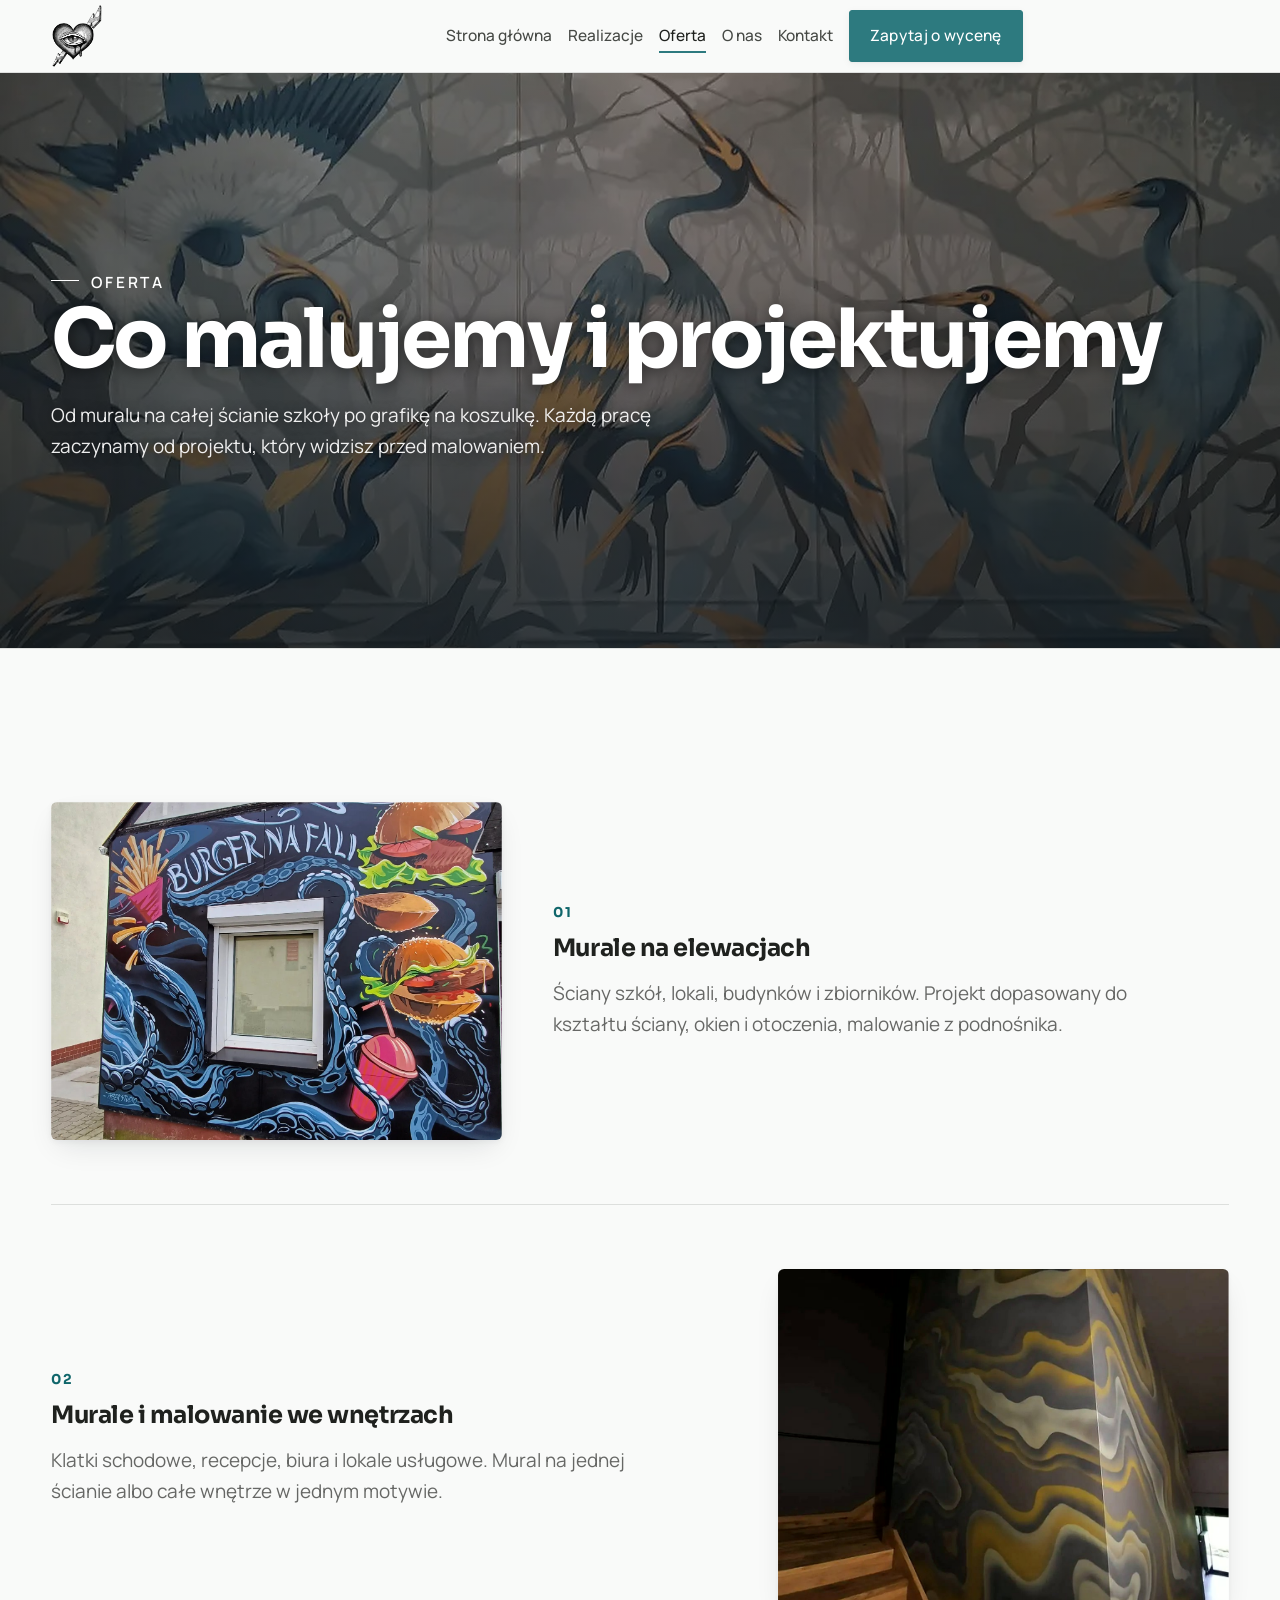
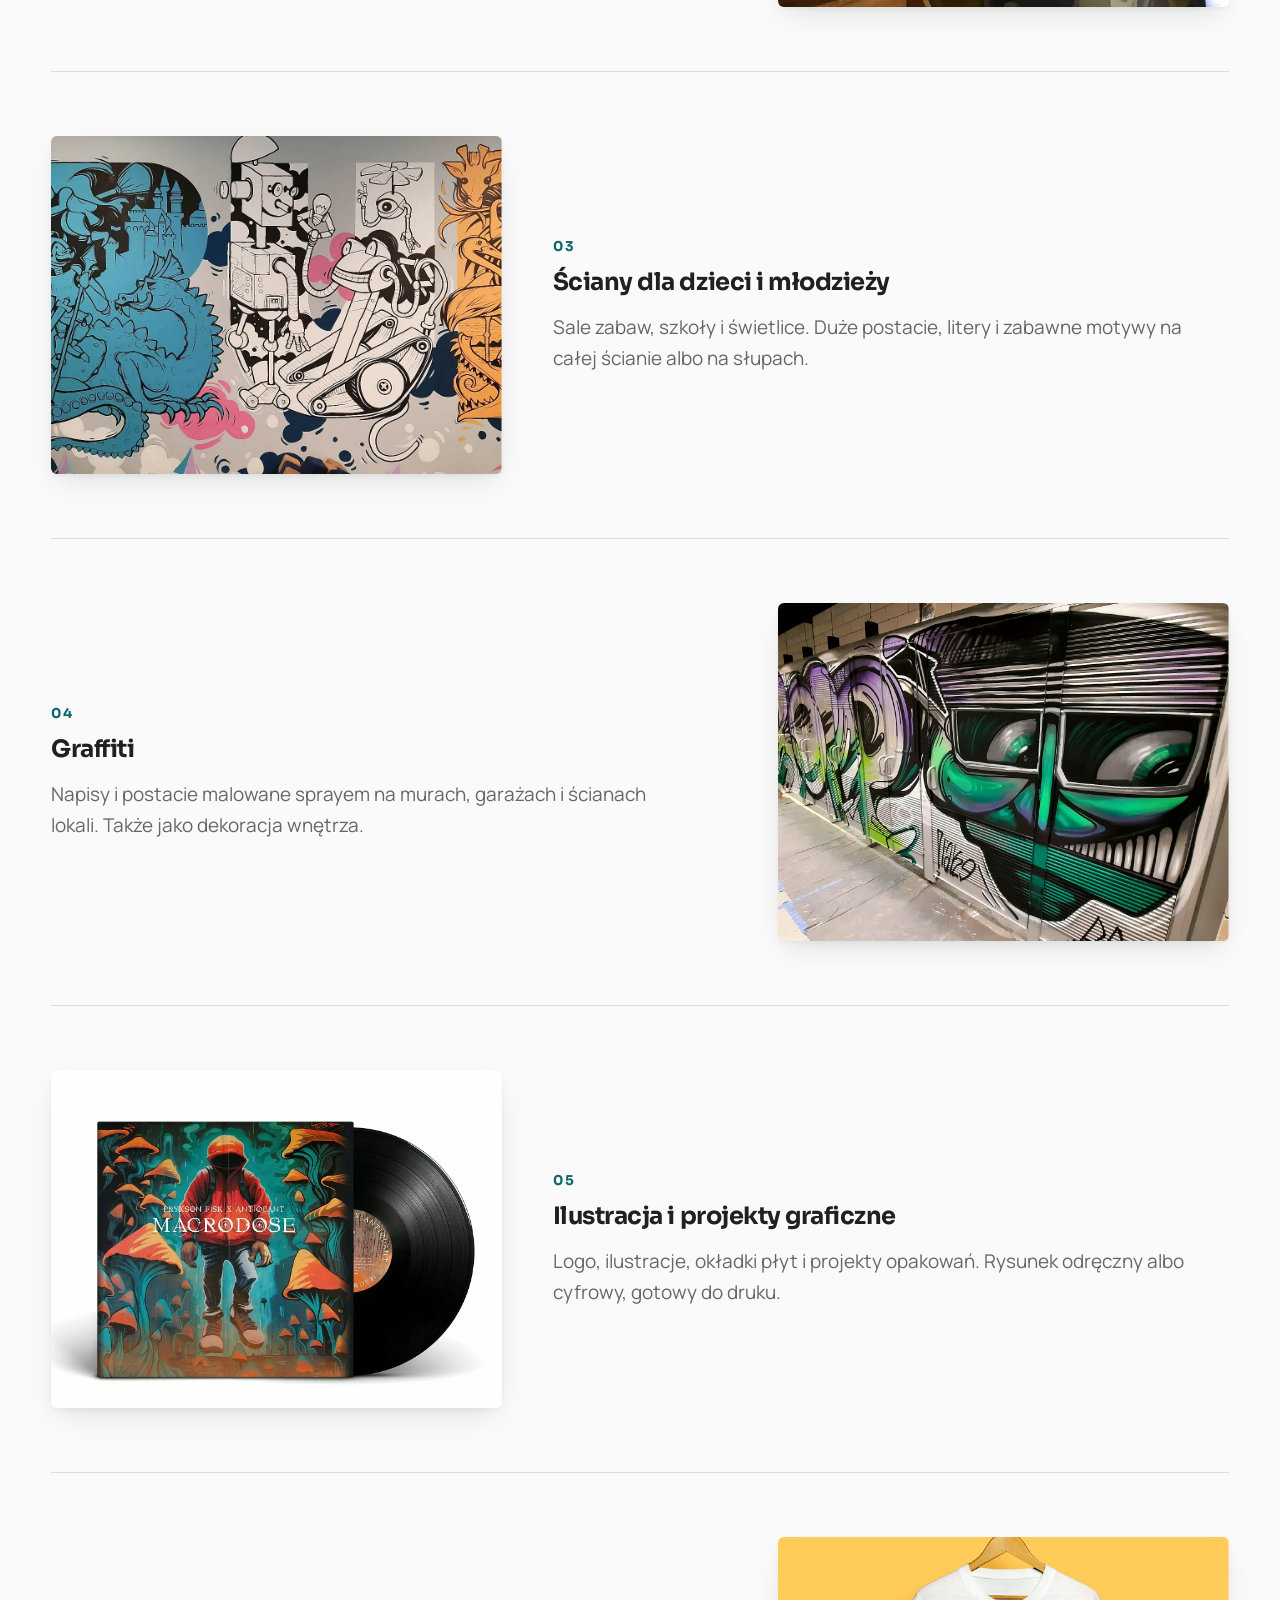
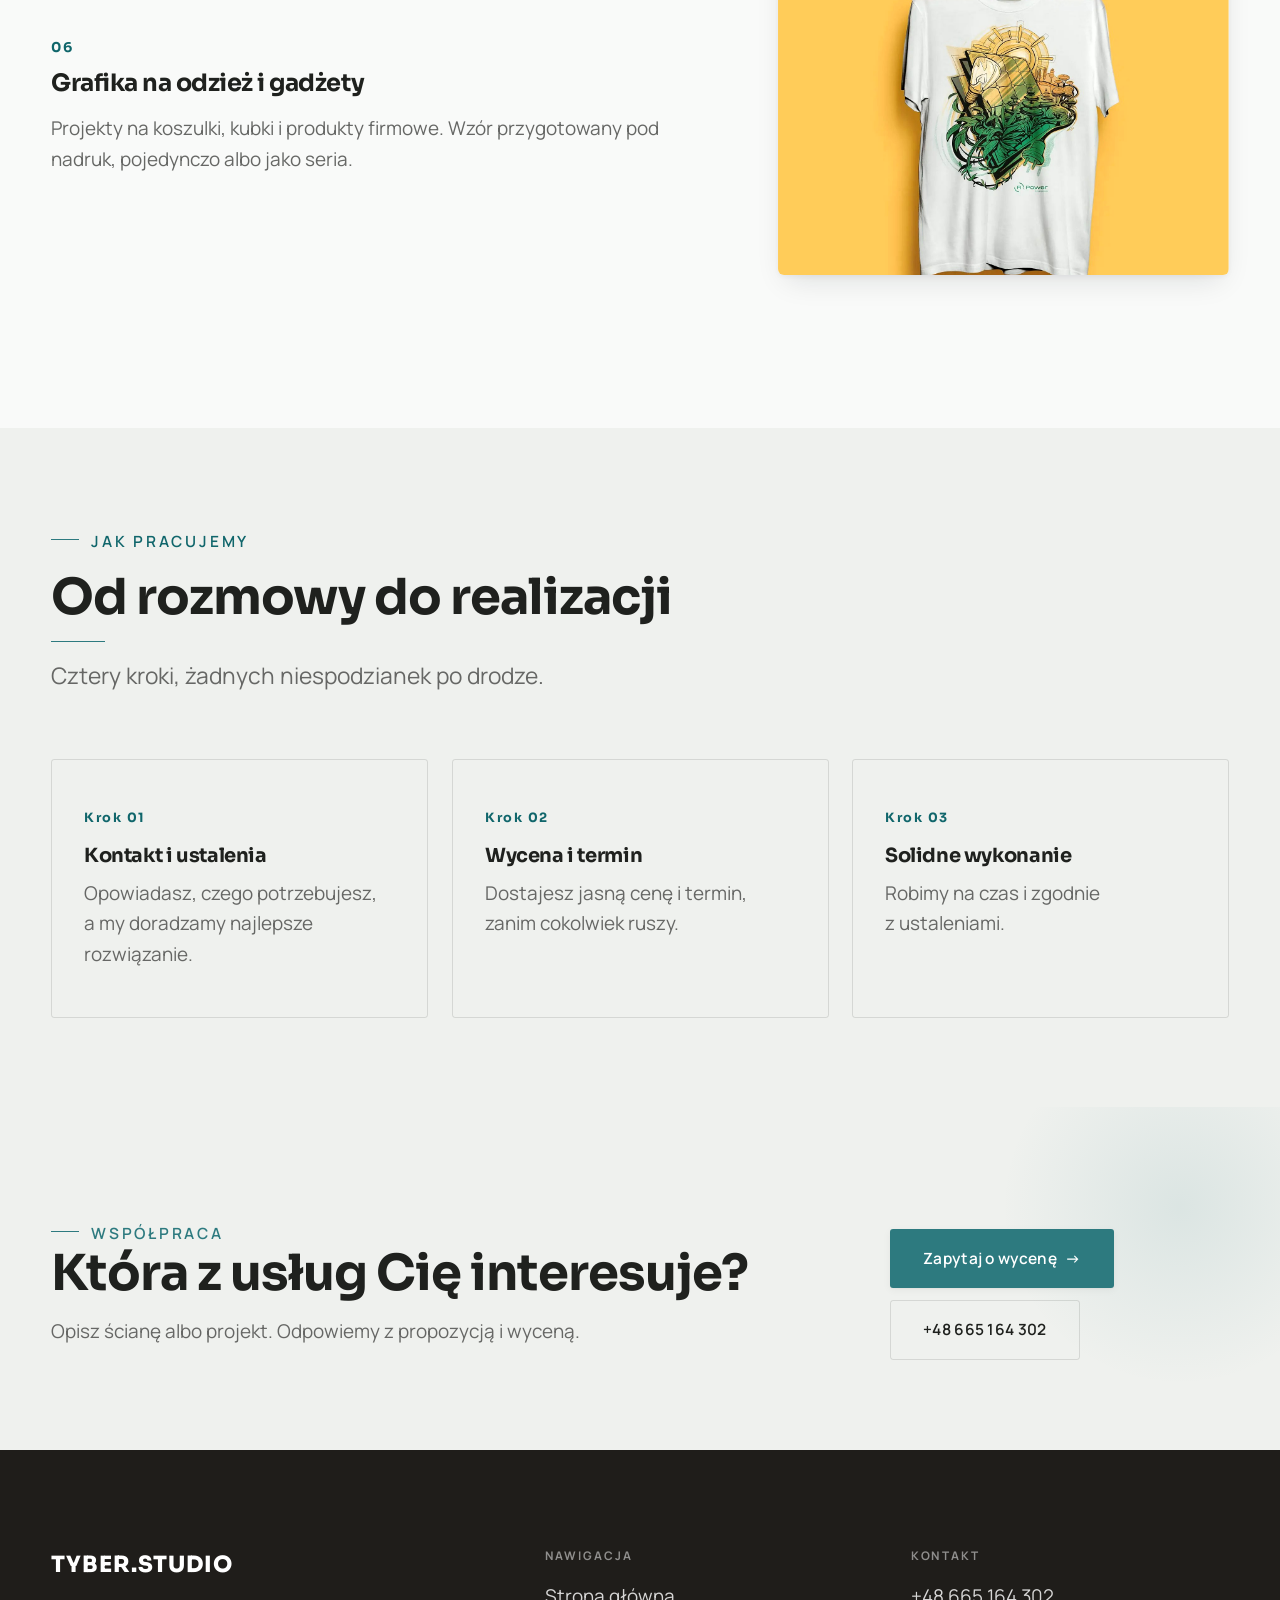
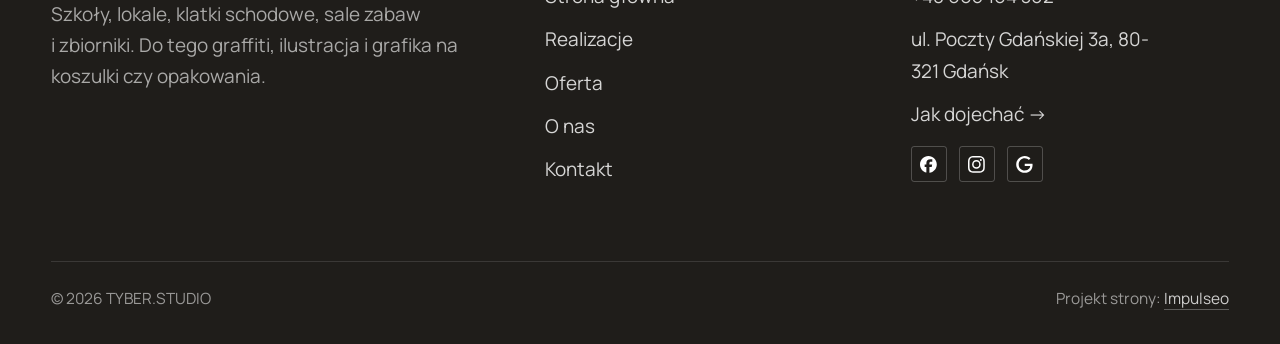
<file: oferta.html>
<!DOCTYPE html>
<html lang="pl">
<head>
<meta charset="UTF-8">
<meta name="viewport" content="width=device-width, initial-scale=1.0">
<title>Oferta - TYBER.STUDIO</title>
<meta name="description" content="TYBER.STUDIO z Gdańska maluje murale na elewacjach i we wnętrzach, robi graffiti, ilustracje i projekty graficzne na odzież i opakowania.">
<link rel="canonical" href="https://kris20032.github.io/tyber-studio/oferta.html">
<meta name="robots" content="noindex, nofollow">
<meta property="og:type" content="website">
<meta property="og:locale" content="pl_PL">
<meta property="og:site_name" content="TYBER.STUDIO">
<meta property="og:title" content="Oferta - TYBER.STUDIO">
<meta property="og:description" content="TYBER.STUDIO z Gdańska maluje murale na elewacjach i we wnętrzach, robi graffiti, ilustracje i projekty graficzne na odzież i opakowania.">
<meta property="og:url" content="https://kris20032.github.io/tyber-studio/oferta.html">
<meta property="og:image" content="https://kris20032.github.io/tyber-studio/img/og.jpg">
<meta property="og:image:width" content="1200">
<meta property="og:image:height" content="630">
<meta name="twitter:card" content="summary_large_image">
<link rel="preconnect" href="https://fonts.googleapis.com">
<link rel="preconnect" href="https://fonts.gstatic.com" crossorigin>
<link href="https://fonts.googleapis.com/css2?family=Sora:wght@600;700;800&family=Manrope:wght@400;500;600&display=swap" rel="stylesheet">
<link rel="stylesheet" href="assets/styles.css?v=f62935ab">
</head>
<body>

<header class="nav">
  <div class="wrap nav-inner">
    <a class="brand brand-has-logo" href="index.html"><img class="brand-logo" src="img/logo.png" alt="TYBER.STUDIO" width="194" height="241" decoding="async"></a>
    <nav class="nav-links">
      <a href="index.html">Strona główna</a>
      <a href="realizacje.html">Realizacje</a>
      <a href="oferta.html" class="active" aria-current="page">Oferta</a>
      <a href="o-nas.html">O nas</a>
      <a href="kontakt.html">Kontakt</a>
      <a href="kontakt.html" class="btn btn-accent">Zapytaj o wycenę</a>
    </nav>
    <button class="nav-toggle" aria-label="Menu"><span></span><span></span><span></span></button>
  </div>
</header>

<main>
<section class="pagehead">
  <img src="img/g3.jpg" alt="TYBER.STUDIO - Co malujemy i projektujemy" width="1880" height="1208" decoding="async">
  <div class="wrap">
    <span class="eyebrow">Oferta</span>
    <h1>Co malujemy i projektujemy</h1>
    <p>Od muralu na całej ścianie szkoły po grafikę na koszulkę. Każdą pracę zaczynamy od projektu, który widzisz przed malowaniem.</p>
  </div>
</section>
<section>
  <div class="wrap">
    <div class="svc-row reveal">
      <div class="svc-row-art"><img src="img/g2.jpg" alt="Murale na elewacjach" loading="lazy" width="1324" height="1324" decoding="async"></div>
      <div>
        <span class="num">01</span>
        <h3>Murale na elewacjach</h3>
        <p class="muted">Ściany szkół, lokali, budynków i zbiorników. Projekt dopasowany do kształtu ściany, okien i otoczenia, malowanie z podnośnika.</p>
      </div>
    </div>
    <div class="svc-row rev reveal">
      <div class="svc-row-art"><img src="img/g6.jpg" alt="Murale i malowanie we wnętrzach" loading="lazy" width="1080" height="1080" decoding="async"></div>
      <div>
        <span class="num">02</span>
        <h3>Murale i malowanie we wnętrzach</h3>
        <p class="muted">Klatki schodowe, recepcje, biura i lokale usługowe. Mural na jednej ścianie albo całe wnętrze w jednym motywie.</p>
      </div>
    </div>
    <div class="svc-row reveal">
      <div class="svc-row-art"><img src="img/g5.jpg" alt="Ściany dla dzieci i młodzieży" loading="lazy" width="1080" height="1080" decoding="async"></div>
      <div>
        <span class="num">03</span>
        <h3>Ściany dla dzieci i młodzieży</h3>
        <p class="muted">Sale zabaw, szkoły i świetlice. Duże postacie, litery i zabawne motywy na całej ścianie albo na słupach.</p>
      </div>
    </div>
    <div class="svc-row rev reveal">
      <div class="svc-row-art"><img src="img/g9.jpg" alt="Graffiti" loading="lazy" width="1440" height="1440" decoding="async"></div>
      <div>
        <span class="num">04</span>
        <h3>Graffiti</h3>
        <p class="muted">Napisy i postacie malowane sprayem na murach, garażach i ścianach lokali. Także jako dekoracja wnętrza.</p>
      </div>
    </div>
    <div class="svc-row reveal">
      <div class="svc-row-art"><img src="img/g13.jpg" alt="Ilustracja i projekty graficzne" loading="lazy" width="1440" height="1440" decoding="async"></div>
      <div>
        <span class="num">05</span>
        <h3>Ilustracja i projekty graficzne</h3>
        <p class="muted">Logo, ilustracje, okładki płyt i projekty opakowań. Rysunek odręczny albo cyfrowy, gotowy do druku.</p>
      </div>
    </div>
    <div class="svc-row rev reveal">
      <div class="svc-row-art"><img src="img/g15.jpg" alt="Grafika na odzież i gadżety" loading="lazy" width="1440" height="1440" decoding="async"></div>
      <div>
        <span class="num">06</span>
        <h3>Grafika na odzież i gadżety</h3>
        <p class="muted">Projekty na koszulki, kubki i produkty firmowe. Wzór przygotowany pod nadruk, pojedynczo albo jako seria.</p>
      </div>
    </div>
  </div>
</section>
<section class="trust">
  <div class="wrap">
    <div class="head reveal">
      <span class="eyebrow">Jak pracujemy</span>
      <h2>Od rozmowy do realizacji</h2>
      <p>Cztery kroki, żadnych niespodzianek po drodze.</p>
    </div>
    <div class="svc-grid">
      <div class="svc reveal"><div class="ic">Krok 01</div><h3>Kontakt i ustalenia</h3><p>Opowiadasz, czego potrzebujesz, a my doradzamy najlepsze rozwiązanie.</p></div>
      <div class="svc reveal"><div class="ic">Krok 02</div><h3>Wycena i termin</h3><p>Dostajesz jasną cenę i termin, zanim cokolwiek ruszy.</p></div>
      <div class="svc reveal"><div class="ic">Krok 03</div><h3>Solidne wykonanie</h3><p>Robimy na czas i zgodnie z ustaleniami.</p></div>
    </div>
  </div>
</section>
<section class="cta">
  <div class="wrap">
    <div class="reveal">
      <span class="eyebrow">Współpraca</span>
      <h2>Która z usług Cię interesuje?</h2>
      <p>Opisz ścianę albo projekt. Odpowiemy z propozycją i wyceną.</p>
    </div>
    <div class="cta-actions reveal">
      <a href="kontakt.html" class="btn btn-light">Zapytaj o wycenę <span class="arr">→</span></a>
      <a href="tel:+48665164302" class="btn btn-ghost btn-ghost-cta">+48 665 164 302</a>
    </div>
  </div>
</section>
</main>

<footer>
  <div class="wrap">
    <div class="foot-grid">
      <div class="foot-brand">
        <div class="name">TYBER.STUDIO</div>
        <p>Szkoły, lokale, klatki schodowe, sale zabaw i zbiorniki. Do tego graffiti, ilustracja i grafika na koszulki czy opakowania.</p>
      </div>
      <div class="foot-col">
        <h4>Nawigacja</h4>
        <a href="index.html">Strona główna</a>
        <a href="realizacje.html">Realizacje</a>
        <a href="oferta.html">Oferta</a>
        <a href="o-nas.html">O nas</a>
        <a href="kontakt.html">Kontakt</a>
      </div>
      <div class="foot-col">
        <h4>Kontakt</h4>
        <a href="tel:+48665164302">+48 665 164 302</a>
        <p>ul. Poczty Gdańskiej 3a, 80-321 Gdańsk</p>
        <a href="https://www.google.com/maps/place/TYBER.STUDIO/@54.4094297,18.5700985,17z/data=!3m1!4b1!4m6!3m5!1s0x46fd7575d904b123:0x67454172c22dd7e9!8m2!3d54.4094297!4d18.5700985!16s%2Fg%2F11s3b2h0bs" target="_blank" rel="noopener">Jak dojechać →</a>
      <div class="foot-soc">
        <a class="soc" href="https://www.facebook.com/tyber.studio/" target="_blank" rel="noopener" aria-label="Facebook - TYBER.STUDIO"><svg viewBox="0 0 24 24" aria-hidden="true" focusable="false"><path d="M9.101 23.691v-7.98H6.627v-3.667h2.474v-1.58c0-4.085 1.848-5.978 5.858-5.978.401 0 .955.042 1.468.103a8.68 8.68 0 0 1 1.141.195v3.325a8.623 8.623 0 0 0-.653-.036 26.805 26.805 0 0 0-.733-.009c-.707 0-1.259.096-1.675.309a1.686 1.686 0 0 0-.679.622c-.258.42-.374.995-.374 1.752v1.297h3.919l-.386 2.103-.287 1.564h-3.246v8.245C19.396 23.238 24 18.179 24 12.044c0-6.627-5.373-12-12-12s-12 5.373-12 12c0 5.628 3.874 10.35 9.101 11.647Z" fill="currentColor"/></svg></a>
        <a class="soc" href="https://www.instagram.com/tyber.studio/" target="_blank" rel="noopener" aria-label="Instagram - TYBER.STUDIO"><svg viewBox="0 0 24 24" aria-hidden="true" focusable="false"><path d="M7.0301.084c-1.2768.0602-2.1487.264-2.911.5634-.7888.3075-1.4575.72-2.1228 1.3877-.6652.6677-1.075 1.3368-1.3802 2.127-.2954.7638-.4956 1.6365-.552 2.914-.0564 1.2775-.0689 1.6882-.0626 4.947.0062 3.2586.0206 3.6671.0825 4.9473.061 1.2765.264 2.1482.5635 2.9107.308.7889.72 1.4573 1.388 2.1228.6679.6655 1.3365 1.0743 2.1285 1.38.7632.295 1.6361.4961 2.9134.552 1.2773.056 1.6884.069 4.9462.0627 3.2578-.0062 3.668-.0207 4.9478-.0814 1.28-.0607 2.147-.2652 2.9098-.5633.7889-.3086 1.4578-.72 2.1228-1.3881.665-.6682 1.0745-1.3378 1.3795-2.1284.2957-.7632.4966-1.636.552-2.9124.056-1.2809.0692-1.6898.063-4.948-.0063-3.2583-.021-3.6668-.0817-4.9465-.0607-1.2797-.264-2.1487-.5633-2.9117-.3084-.7889-.72-1.4568-1.3876-2.1228C21.2982 1.33 20.628.9208 19.8378.6165 19.074.321 18.2017.1197 16.9244.0645 15.6471.0093 15.236-.005 11.977.0014 8.718.0076 8.31.0215 7.0301.0839m.1402 21.6932c-1.17-.0509-1.8053-.2453-2.2287-.408-.5606-.216-.96-.4771-1.3819-.895-.422-.4178-.6811-.8186-.9-1.378-.1644-.4234-.3624-1.058-.4171-2.228-.0595-1.2645-.072-1.6442-.079-4.848-.007-3.2037.0053-3.583.0607-4.848.05-1.169.2456-1.805.408-2.2282.216-.5613.4762-.96.895-1.3816.4188-.4217.8184-.6814 1.3783-.9003.423-.1651 1.0575-.3614 2.227-.4171 1.2655-.06 1.6447-.072 4.848-.079 3.2033-.007 3.5835.005 4.8495.0608 1.169.0508 1.8053.2445 2.228.408.5608.216.96.4754 1.3816.895.4217.4194.6816.8176.9005 1.3787.1653.4217.3617 1.056.4169 2.2263.0602 1.2655.0739 1.645.0796 4.848.0058 3.203-.0055 3.5834-.061 4.848-.051 1.17-.245 1.8055-.408 2.2294-.216.5604-.4763.96-.8954 1.3814-.419.4215-.8181.6811-1.3783.9-.4224.1649-1.0577.3617-2.2262.4174-1.2656.0595-1.6448.072-4.8493.079-3.2045.007-3.5825-.006-4.848-.0608M16.953 5.5864A1.44 1.44 0 1 0 18.39 4.144a1.44 1.44 0 0 0-1.437 1.4424M5.8385 12.012c.0067 3.4032 2.7706 6.1557 6.173 6.1493 3.4026-.0065 6.157-2.7701 6.1506-6.1733-.0065-3.4032-2.771-6.1565-6.174-6.1498-3.403.0067-6.156 2.771-6.1496 6.1738M8 12.0077a4 4 0 1 1 4.008 3.9921A3.9996 3.9996 0 0 1 8 12.0077" fill="currentColor"/></svg></a>
        <a class="soc" href="https://www.google.com/maps/place/TYBER.STUDIO/@54.4094297,18.5700985,17z/data=!3m1!4b1!4m6!3m5!1s0x46fd7575d904b123:0x67454172c22dd7e9!8m2!3d54.4094297!4d18.5700985!16s%2Fg%2F11s3b2h0bs" target="_blank" rel="noopener" aria-label="Google - TYBER.STUDIO"><svg viewBox="0 0 24 24" aria-hidden="true" focusable="false"><path d="M12.48 10.92v3.28h7.84c-.24 1.84-.853 3.187-1.787 4.133-1.147 1.147-2.933 2.4-6.053 2.4-4.827 0-8.6-3.893-8.6-8.72s3.773-8.72 8.6-8.72c2.6 0 4.507 1.027 5.907 2.347l2.307-2.307C18.747 1.44 16.133 0 12.48 0 5.867 0 .307 5.387.307 12s5.56 12 12.173 12c3.573 0 6.267-1.173 8.373-3.36 2.16-2.16 2.84-5.213 2.84-7.667 0-.76-.053-1.467-.173-2.053H12.48z" fill="currentColor"/></svg></a>
      </div>
      </div>
    </div>
    <div class="foot-bot">
      <span>© 2026 TYBER.STUDIO</span>
      <span>Projekt strony: <a class="foot-credit" href="https://impulseo.pl" target="_blank" rel="noopener">Impulseo</a></span>
    </div>
  </div>
</footer>
<div class="sticky-reserve"><a class="sr-book" href="kontakt.html">Zapytaj o wycenę</a><a class="sr-call" href="tel:+48665164302" aria-label="Zadzwoń"><svg class="ico-tel" width="16" height="16" viewBox="0 0 24 24" fill="none" aria-hidden="true"><path d="M6.6 10.8a15.5 15.5 0 0 0 6.6 6.6l2.2-2.2a1 1 0 0 1 1-.24 11.4 11.4 0 0 0 3.6.58 1 1 0 0 1 1 1V20a1 1 0 0 1-1 1A17 17 0 0 1 3 4a1 1 0 0 1 1-1h3.5a1 1 0 0 1 1 1c0 1.25.2 2.46.58 3.6a1 1 0 0 1-.25 1l-2.23 2.2Z" fill="currentColor"/></svg></a></div>
<div class="demo-wazne" data-do="2026-10-18" data-cykl="3" hidden><svg class="dw-ico" width="13" height="13" viewBox="0 0 24 24" fill="none" aria-hidden="true"><circle cx="12" cy="12" r="8.6" stroke="currentColor" stroke-width="1.8"/><path d="M12 7.2V12l3.3 2" stroke="currentColor" stroke-width="1.8" stroke-linecap="round"/></svg><span class="dw-txt"></span></div>

<script src="assets/main.js"></script>
</body>
</html>
</file>
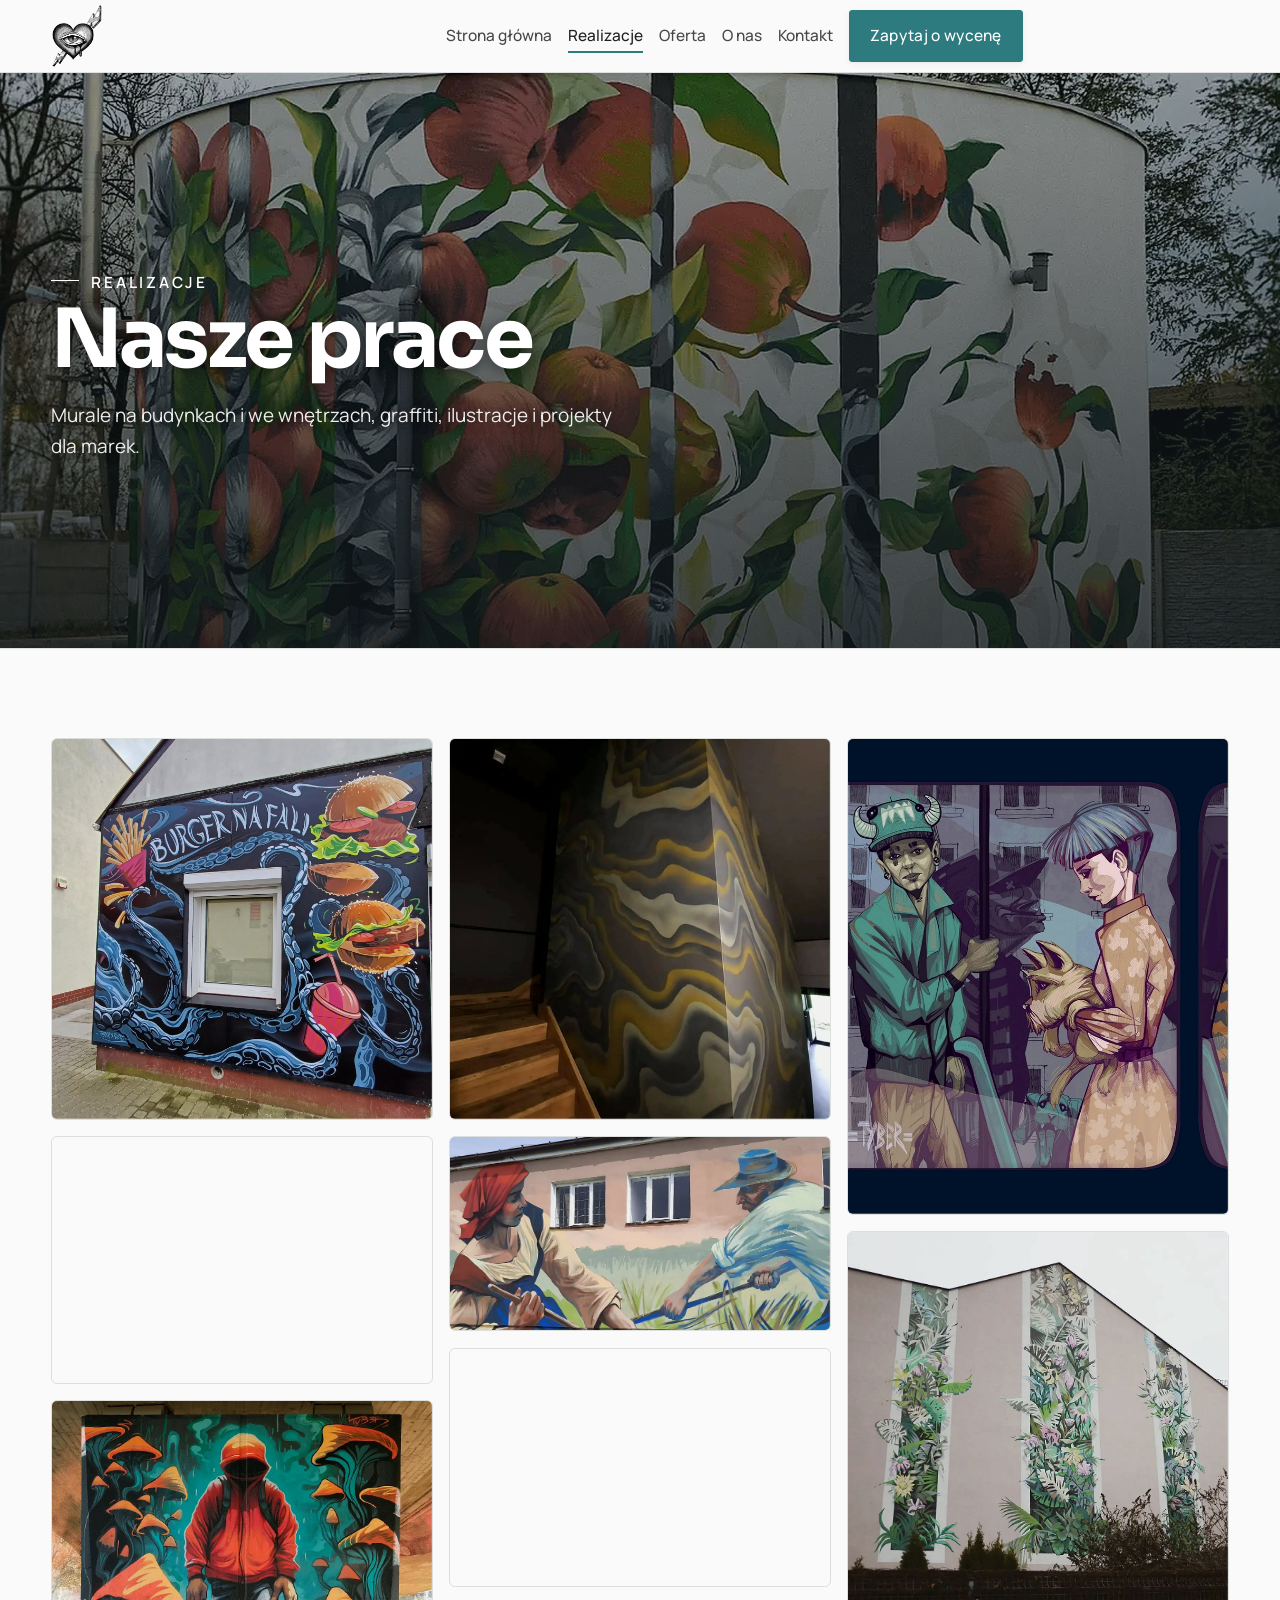
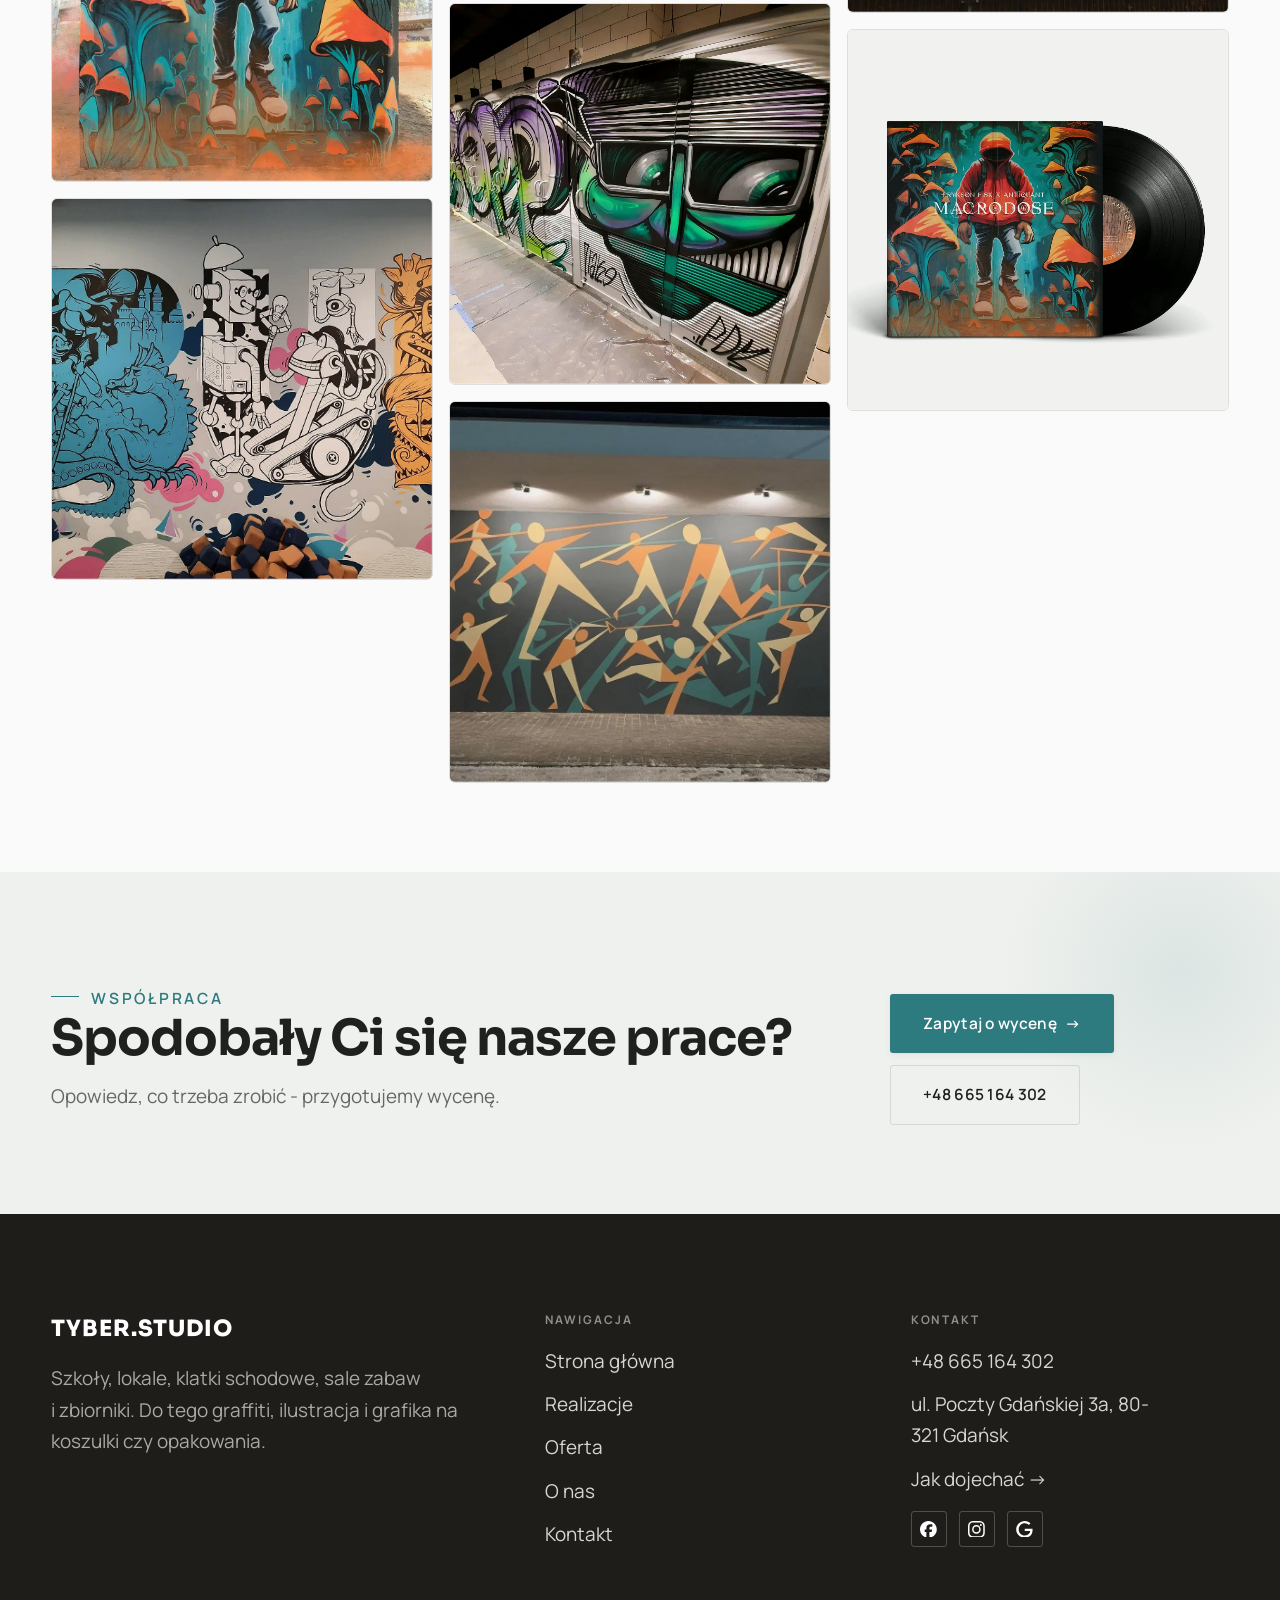
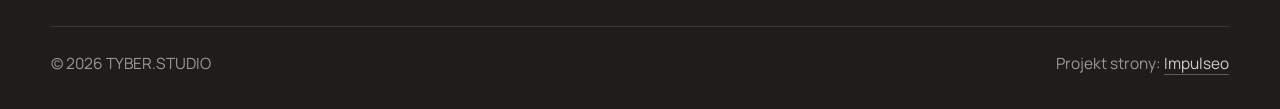
<file: realizacje.html>
<!DOCTYPE html>
<html lang="pl">
<head>
<meta charset="UTF-8">
<meta name="viewport" content="width=device-width, initial-scale=1.0">
<title>Realizacje - TYBER.STUDIO</title>
<meta name="description" content="Realizacje TYBER.STUDIO: Mural na zbiorniku, Mural na lokalu z burgerami, Czaple we wnętrzu, Postać wśród grzybów, Ściana w sali zabaw">
<link rel="canonical" href="https://kris20032.github.io/tyber-studio/realizacje.html">
<meta name="robots" content="noindex, nofollow">
<meta property="og:type" content="website">
<meta property="og:locale" content="pl_PL">
<meta property="og:site_name" content="TYBER.STUDIO">
<meta property="og:title" content="Realizacje - TYBER.STUDIO">
<meta property="og:description" content="Realizacje TYBER.STUDIO: Mural na zbiorniku, Mural na lokalu z burgerami, Czaple we wnętrzu, Postać wśród grzybów, Ściana w sali zabaw">
<meta property="og:url" content="https://kris20032.github.io/tyber-studio/realizacje.html">
<meta property="og:image" content="https://kris20032.github.io/tyber-studio/img/og.jpg">
<meta property="og:image:width" content="1200">
<meta property="og:image:height" content="630">
<meta name="twitter:card" content="summary_large_image">
<link rel="preconnect" href="https://fonts.googleapis.com">
<link rel="preconnect" href="https://fonts.gstatic.com" crossorigin>
<link href="https://fonts.googleapis.com/css2?family=Sora:wght@600;700;800&family=Manrope:wght@400;500;600&display=swap" rel="stylesheet">
<link rel="stylesheet" href="assets/styles.css?v=f62935ab">
</head>
<body>

<header class="nav">
  <div class="wrap nav-inner">
    <a class="brand brand-has-logo" href="index.html"><img class="brand-logo" src="img/logo.png" alt="TYBER.STUDIO" width="194" height="241" decoding="async"></a>
    <nav class="nav-links">
      <a href="index.html">Strona główna</a>
      <a href="realizacje.html" class="active" aria-current="page">Realizacje</a>
      <a href="oferta.html">Oferta</a>
      <a href="o-nas.html">O nas</a>
      <a href="kontakt.html">Kontakt</a>
      <a href="kontakt.html" class="btn btn-accent">Zapytaj o wycenę</a>
    </nav>
    <button class="nav-toggle" aria-label="Menu"><span></span><span></span><span></span></button>
  </div>
</header>

<main>
<section class="pagehead">
  <img src="img/g1.jpg" alt="TYBER.STUDIO - Nasze prace" width="1920" height="1282" decoding="async">
  <div class="wrap">
    <span class="eyebrow">Realizacje</span>
    <h1>Nasze prace</h1>
    <p>Murale na budynkach i we wnętrzach, graffiti, ilustracje i projekty dla marek.</p>
  </div>
</section>
<section>
  <div class="wrap">
    <div class="gallery-masonry">
      <figure class="m-tile reveal"><img src="img/g2.jpg" alt="TYBER.STUDIO" loading="lazy" width="1324" height="1324" decoding="async"></figure>
      <figure class="m-tile reveal"><img src="img/g3.jpg" alt="TYBER.STUDIO" loading="lazy" width="1880" height="1208" decoding="async"></figure>
      <figure class="m-tile reveal"><img src="img/g4.jpg" alt="TYBER.STUDIO" loading="lazy" width="1080" height="1080" decoding="async"></figure>
      <figure class="m-tile reveal"><img src="img/g5.jpg" alt="TYBER.STUDIO" loading="lazy" width="1080" height="1080" decoding="async"></figure>
      <figure class="m-tile reveal"><img src="img/g6.jpg" alt="TYBER.STUDIO" loading="lazy" width="1080" height="1080" decoding="async"></figure>
      <figure class="m-tile reveal"><img src="img/g7.jpg" alt="TYBER.STUDIO" loading="lazy" width="1920" height="978" decoding="async"></figure>
      <figure class="m-tile reveal"><img src="img/g8.jpg" alt="TYBER.STUDIO" loading="lazy" width="1920" height="1200" decoding="async"></figure>
      <figure class="m-tile reveal"><img src="img/g9.jpg" alt="TYBER.STUDIO" loading="lazy" width="1440" height="1440" decoding="async"></figure>
      <figure class="m-tile reveal"><img src="img/g10.jpg" alt="TYBER.STUDIO" loading="lazy" width="788" height="788" decoding="async"></figure>
      <figure class="m-tile reveal"><img src="img/g11.jpg" alt="TYBER.STUDIO" loading="lazy" width="1440" height="1800" decoding="async"></figure>
      <figure class="m-tile reveal"><img src="img/g12.jpg" alt="TYBER.STUDIO" loading="lazy" width="1063" height="1063" decoding="async"></figure>
      <figure class="m-tile reveal"><img src="img/g13.jpg" alt="TYBER.STUDIO" loading="lazy" width="1440" height="1440" decoding="async"></figure>
    </div>
  </div>
</section>
<section class="cta">
  <div class="wrap">
    <div class="reveal">
      <span class="eyebrow">Współpraca</span>
      <h2>Spodobały Ci się nasze prace?</h2>
      <p>Opowiedz, co trzeba zrobić - przygotujemy wycenę.</p>
    </div>
    <div class="cta-actions reveal">
      <a href="kontakt.html" class="btn btn-light">Zapytaj o wycenę <span class="arr">→</span></a>
      <a href="tel:+48665164302" class="btn btn-ghost btn-ghost-cta">+48 665 164 302</a>
    </div>
  </div>
</section>
</main>

<footer>
  <div class="wrap">
    <div class="foot-grid">
      <div class="foot-brand">
        <div class="name">TYBER.STUDIO</div>
        <p>Szkoły, lokale, klatki schodowe, sale zabaw i zbiorniki. Do tego graffiti, ilustracja i grafika na koszulki czy opakowania.</p>
      </div>
      <div class="foot-col">
        <h4>Nawigacja</h4>
        <a href="index.html">Strona główna</a>
        <a href="realizacje.html">Realizacje</a>
        <a href="oferta.html">Oferta</a>
        <a href="o-nas.html">O nas</a>
        <a href="kontakt.html">Kontakt</a>
      </div>
      <div class="foot-col">
        <h4>Kontakt</h4>
        <a href="tel:+48665164302">+48 665 164 302</a>
        <p>ul. Poczty Gdańskiej 3a, 80-321 Gdańsk</p>
        <a href="https://www.google.com/maps/place/TYBER.STUDIO/@54.4094297,18.5700985,17z/data=!3m1!4b1!4m6!3m5!1s0x46fd7575d904b123:0x67454172c22dd7e9!8m2!3d54.4094297!4d18.5700985!16s%2Fg%2F11s3b2h0bs" target="_blank" rel="noopener">Jak dojechać →</a>
      <div class="foot-soc">
        <a class="soc" href="https://www.facebook.com/tyber.studio/" target="_blank" rel="noopener" aria-label="Facebook - TYBER.STUDIO"><svg viewBox="0 0 24 24" aria-hidden="true" focusable="false"><path d="M9.101 23.691v-7.98H6.627v-3.667h2.474v-1.58c0-4.085 1.848-5.978 5.858-5.978.401 0 .955.042 1.468.103a8.68 8.68 0 0 1 1.141.195v3.325a8.623 8.623 0 0 0-.653-.036 26.805 26.805 0 0 0-.733-.009c-.707 0-1.259.096-1.675.309a1.686 1.686 0 0 0-.679.622c-.258.42-.374.995-.374 1.752v1.297h3.919l-.386 2.103-.287 1.564h-3.246v8.245C19.396 23.238 24 18.179 24 12.044c0-6.627-5.373-12-12-12s-12 5.373-12 12c0 5.628 3.874 10.35 9.101 11.647Z" fill="currentColor"/></svg></a>
        <a class="soc" href="https://www.instagram.com/tyber.studio/" target="_blank" rel="noopener" aria-label="Instagram - TYBER.STUDIO"><svg viewBox="0 0 24 24" aria-hidden="true" focusable="false"><path d="M7.0301.084c-1.2768.0602-2.1487.264-2.911.5634-.7888.3075-1.4575.72-2.1228 1.3877-.6652.6677-1.075 1.3368-1.3802 2.127-.2954.7638-.4956 1.6365-.552 2.914-.0564 1.2775-.0689 1.6882-.0626 4.947.0062 3.2586.0206 3.6671.0825 4.9473.061 1.2765.264 2.1482.5635 2.9107.308.7889.72 1.4573 1.388 2.1228.6679.6655 1.3365 1.0743 2.1285 1.38.7632.295 1.6361.4961 2.9134.552 1.2773.056 1.6884.069 4.9462.0627 3.2578-.0062 3.668-.0207 4.9478-.0814 1.28-.0607 2.147-.2652 2.9098-.5633.7889-.3086 1.4578-.72 2.1228-1.3881.665-.6682 1.0745-1.3378 1.3795-2.1284.2957-.7632.4966-1.636.552-2.9124.056-1.2809.0692-1.6898.063-4.948-.0063-3.2583-.021-3.6668-.0817-4.9465-.0607-1.2797-.264-2.1487-.5633-2.9117-.3084-.7889-.72-1.4568-1.3876-2.1228C21.2982 1.33 20.628.9208 19.8378.6165 19.074.321 18.2017.1197 16.9244.0645 15.6471.0093 15.236-.005 11.977.0014 8.718.0076 8.31.0215 7.0301.0839m.1402 21.6932c-1.17-.0509-1.8053-.2453-2.2287-.408-.5606-.216-.96-.4771-1.3819-.895-.422-.4178-.6811-.8186-.9-1.378-.1644-.4234-.3624-1.058-.4171-2.228-.0595-1.2645-.072-1.6442-.079-4.848-.007-3.2037.0053-3.583.0607-4.848.05-1.169.2456-1.805.408-2.2282.216-.5613.4762-.96.895-1.3816.4188-.4217.8184-.6814 1.3783-.9003.423-.1651 1.0575-.3614 2.227-.4171 1.2655-.06 1.6447-.072 4.848-.079 3.2033-.007 3.5835.005 4.8495.0608 1.169.0508 1.8053.2445 2.228.408.5608.216.96.4754 1.3816.895.4217.4194.6816.8176.9005 1.3787.1653.4217.3617 1.056.4169 2.2263.0602 1.2655.0739 1.645.0796 4.848.0058 3.203-.0055 3.5834-.061 4.848-.051 1.17-.245 1.8055-.408 2.2294-.216.5604-.4763.96-.8954 1.3814-.419.4215-.8181.6811-1.3783.9-.4224.1649-1.0577.3617-2.2262.4174-1.2656.0595-1.6448.072-4.8493.079-3.2045.007-3.5825-.006-4.848-.0608M16.953 5.5864A1.44 1.44 0 1 0 18.39 4.144a1.44 1.44 0 0 0-1.437 1.4424M5.8385 12.012c.0067 3.4032 2.7706 6.1557 6.173 6.1493 3.4026-.0065 6.157-2.7701 6.1506-6.1733-.0065-3.4032-2.771-6.1565-6.174-6.1498-3.403.0067-6.156 2.771-6.1496 6.1738M8 12.0077a4 4 0 1 1 4.008 3.9921A3.9996 3.9996 0 0 1 8 12.0077" fill="currentColor"/></svg></a>
        <a class="soc" href="https://www.google.com/maps/place/TYBER.STUDIO/@54.4094297,18.5700985,17z/data=!3m1!4b1!4m6!3m5!1s0x46fd7575d904b123:0x67454172c22dd7e9!8m2!3d54.4094297!4d18.5700985!16s%2Fg%2F11s3b2h0bs" target="_blank" rel="noopener" aria-label="Google - TYBER.STUDIO"><svg viewBox="0 0 24 24" aria-hidden="true" focusable="false"><path d="M12.48 10.92v3.28h7.84c-.24 1.84-.853 3.187-1.787 4.133-1.147 1.147-2.933 2.4-6.053 2.4-4.827 0-8.6-3.893-8.6-8.72s3.773-8.72 8.6-8.72c2.6 0 4.507 1.027 5.907 2.347l2.307-2.307C18.747 1.44 16.133 0 12.48 0 5.867 0 .307 5.387.307 12s5.56 12 12.173 12c3.573 0 6.267-1.173 8.373-3.36 2.16-2.16 2.84-5.213 2.84-7.667 0-.76-.053-1.467-.173-2.053H12.48z" fill="currentColor"/></svg></a>
      </div>
      </div>
    </div>
    <div class="foot-bot">
      <span>© 2026 TYBER.STUDIO</span>
      <span>Projekt strony: <a class="foot-credit" href="https://impulseo.pl" target="_blank" rel="noopener">Impulseo</a></span>
    </div>
  </div>
</footer>
<div class="sticky-reserve"><a class="sr-book" href="kontakt.html">Zapytaj o wycenę</a><a class="sr-call" href="tel:+48665164302" aria-label="Zadzwoń"><svg class="ico-tel" width="16" height="16" viewBox="0 0 24 24" fill="none" aria-hidden="true"><path d="M6.6 10.8a15.5 15.5 0 0 0 6.6 6.6l2.2-2.2a1 1 0 0 1 1-.24 11.4 11.4 0 0 0 3.6.58 1 1 0 0 1 1 1V20a1 1 0 0 1-1 1A17 17 0 0 1 3 4a1 1 0 0 1 1-1h3.5a1 1 0 0 1 1 1c0 1.25.2 2.46.58 3.6a1 1 0 0 1-.25 1l-2.23 2.2Z" fill="currentColor"/></svg></a></div>
<div class="demo-wazne" data-do="2026-10-18" data-cykl="3" hidden><svg class="dw-ico" width="13" height="13" viewBox="0 0 24 24" fill="none" aria-hidden="true"><circle cx="12" cy="12" r="8.6" stroke="currentColor" stroke-width="1.8"/><path d="M12 7.2V12l3.3 2" stroke="currentColor" stroke-width="1.8" stroke-linecap="round"/></svg><span class="dw-txt"></span></div>

<script src="assets/main.js"></script>
</body>
</html>
</file>
<file: assets/styles.css>
/* ============================================================
   STOLBASZ — premium, architektoniczny B2B fit-out
   Jasna paleta, zero brązu. System wg premium-web-craft.
   Projekt strony: Impulseo (impulseo.pl)
   ============================================================ */

:root{
  /* PALETA — jasna, architektoniczna, chłodna */
  --paper:#f7f6f3;          /* główne tło */
  --paper-2:#e9e7e1;        /* sekcje alternatywne (chłodny jasny szary) */
  --paper-3:#e9e7e1;        /* delikatne wypełnienia */
  --ink:#1f1d1a;            /* tekst główny — chłodny grafit */
  --ink-soft:#46423b;       /* nagłówki drugorzędne */
  --muted:#888178;          /* tekst poboczny */
  --line:rgba(31,29,26,.12);/* hairline */
  --accent:#a86f3e;         /* stonowany petrol-slate — jedyny akcent */
  --accent-d:#855526;
  --accent-soft:rgba(168,111,62,.10);
  --dark:#1f1d1a;           /* sekcje ciemne (stopka/CTA) */

  /* HOVER ZDJĘĆ — JEDEN standard dla całego silnika (decyzja K. 04.08.2026, artefakt z wariantami).
     AKTUALNE (K.+Szymon 09.08.2026, wybór z artefaktu 6 wariantów): zoom 1.05 przy 1.4s -
     przy tak długim czasie mocniejszy kadr NIE skacze, tylko „oddycha". Poprzedni standard
     (1.02 / .55s z 04.08) odbierany jako dynamiczny i szybki.
     Spoczynek lekko przygaszony, ale TYLKO tam, gdzie jest mysz (@media hover:hover) —
     na telefonie zdjęcia zostają w pełnej jasności. */
  --img-zoom:1.05;                   /* K.+Szymon 09.08: wariant F z artefaktu porównawczego */
  --img-rest:brightness(.95) saturate(.99);
  --img-hot:brightness(1.06) saturate(1.05);
  --img-dur:1.4s;                    /* K.+Szymon 09.08 (wariant F): powoli = elegancko */
  --img-ease:cubic-bezier(.16,.84,.44,1);  /* miękki ogon, efekt „oddychania" */

  /* ODSTĘPY — skala 4/8 */
  --space-1:4px; --space-2:8px; --space-3:12px; --space-4:16px; --space-5:24px;
  --space-6:32px; --space-7:48px; --space-8:64px; --space-9:96px; --space-10:128px;

  /* TYPOGRAFIA — fluid clamp() (skala podbita 16.07.2026: większe, czytelniejsze litery — uwaga Adama) */
  --text-sm:clamp(.9rem,.87rem + .12vw,1rem);
  --text-base:clamp(1.08rem,1.04rem + .18vw,1.2rem);
  --text-lg:clamp(1.24rem,1.15rem + .34vw,1.44rem);
  --text-h3:clamp(1.34rem,1.22rem + .55vw,1.66rem);
  --text-h2:clamp(2.1rem,1.66rem + 2.1vw,3.1rem);
  --text-h1:clamp(2.9rem,2.1rem + 4vw,5.1rem);

  /* PROMIENIE — architektoniczne, raczej ostre */
  --r-sm:3px; --r-md:6px; --r-lg:10px;

  /* RUCH */
  --ease:cubic-bezier(.25,.46,.45,.94); --dur:.24s;

  /* CIENIE — miękkie, warstwowe */
  --sh-sm:0 1px 2px rgba(16,24,32,.04), 0 2px 8px rgba(16,24,32,.05);
  --sh-md:0 2px 6px rgba(16,24,32,.05), 0 12px 28px -8px rgba(16,24,32,.12);
  --sh-lg:0 6px 14px rgba(16,24,32,.07), 0 26px 56px -18px rgba(16,24,32,.22);

  --hairline:1px solid var(--line);

  --font-display:'Sora','Manrope',sans-serif;
  --font-body:'Manrope',sans-serif;
}

*{box-sizing:border-box;margin:0;padding:0}
html{scroll-behavior:smooth}
body{
  font-family:var(--font-body);
  font-size:var(--text-base);
  line-height:1.65;
  color:var(--ink);
  background:var(--paper);
  -webkit-font-smoothing:antialiased;
  text-rendering:optimizeLegibility;
}
img{max-width:100%;height:auto;display:block}  /* height:auto = width/height z atrybutów trzyma proporcje (TOP#12) */
a{color:inherit;text-decoration:none}

.wrap{width:min(92%,1180px);margin-inline:auto}
section{padding-block:clamp(52px,6.5vw,96px)}

h1,h2,h3{font-family:var(--font-display);font-weight:700;line-height:1.08;letter-spacing:-.02em;color:var(--ink)}
h1{font-size:var(--text-h1);letter-spacing:-.035em}
h2{font-size:var(--text-h2);letter-spacing:-.025em}
h3{font-size:var(--text-h3)}
/* MIARA — długość wiersza. WCAG 2.2 SC 1.4.8: max 80 znaków; Butterick: 45–90.
   68ch daje realnie 72–78 znaków polskiego tekstu, czyli z zapasem pod granicą.
   Wcześniej limit miał TYLKO <p> — <li>, <blockquote> i <dd> nie miały żadnego,
   i to jedyny powód, dla którego 23 bloki na dwóch oddanych stronach jadą po
   83–106 znaków w wierszu (pomiar 07.08.2026, bramka `miara`).
   ⚠️ Listy i definicje ograniczamy TYLKO bez klasy: `ul`/`ol` z klasą to u nas
   układ (siatki kafli, menu), a nie tekst ciągły — tam miarę wyznacza układ. */
/* 60ch, nie 68ch (K. 10.08): po zmianie fontów na węższe kroje (DM Sans i spółka)
   w 68ch mieściło się ~90 znaków - bramka pikselowa słusznie zgłaszała przekroczenie
   granicy 80. Pomiar na żywej przeglądarce: 60ch = 90 znaków, 53ch = ~78 znaków, czyli normę WCAG 1.4.8. */
:root{ --miara:53ch }
p{max-width:min(100%,var(--miara))}
blockquote,
ul:not([class])>li, ol:not([class])>li,
dl:not([class])>dd{max-width:min(100%,var(--miara))}

/* ⚠️ Świadomie BEZ wyjątku `.tile p,.card p,.svc p{max-width:none}`, choć nasuwa się sam:
   te akapity BYŁY już ograniczone (stare `p{max-width:65ch}`), więc „wyjątek" nie odblokowałby
   niczego nowego — tylko ROZLUŹNIŁ stan sprzed zmiany na wszystkich demach naraz.
   `figcaption` żadna z reguł wyżej nie dotyczy, więc też nie potrzebuje zwolnienia. */

/* ŁAMANIE. `balance` wyrównuje długości wierszy w nagłówku, `pretty` pilnuje ostatniego
   wiersza akapitu, żeby nie został w nim jeden wyraz. Obsługiwane od Chrome 117 /
   Safari 17.5; starsze przeglądarki po prostu ignorują tę własność.
   `text-wrap:pretty` nie występowało dotąd ANI RAZ w silniku ani w repo klientów. */
h1,h2,h3,.lead,.lede{text-wrap:balance}
p,li,blockquote,dd{text-wrap:pretty}

.eyebrow{
  font-family:var(--font-body);
  font-size:var(--text-sm);
  font-weight:600;
  letter-spacing:.18em;
  text-transform:uppercase;
  color:var(--accent);
  display:inline-flex;align-items:center;gap:var(--space-3);
}
/* flex:none + margin-top = kreska trzyma się PIERWSZEJ linii. Wcześniej align-items:center
   centrowało ją względem całego bloku i przy zawinięciu (długi kicker typu
   „…WNĘTRZ · LESZNO · OD 2019") druga linia lądowała z brzydkim wcięciem. */
.eyebrow{align-items:flex-start}
.eyebrow>*,.eyebrow{text-wrap:balance}   /* dlugi kicker lamal sie na sierote typu samo „2019" w drugiej linii */
.eyebrow::before{content:"";width:28px;height:1px;background:var(--accent);display:inline-block;flex:none;margin-top:.62em}

.muted{color:var(--muted)}
.lead{font-size:var(--text-lg);line-height:1.55;color:var(--ink-soft);max-width:50ch}

/* ---------- BUTTONS ---------- */
.btn{
  display:inline-flex;align-items:center;gap:var(--space-2);
  font-weight:600;font-size:var(--text-sm);letter-spacing:.02em;
  padding:var(--space-4) var(--space-6);
  border-radius:var(--r-sm);
  transition:transform var(--dur) var(--ease),box-shadow var(--dur) var(--ease),background var(--dur) var(--ease);
  cursor:pointer;border:1px solid transparent;
}
.btn-accent{background:var(--accent);color:#fff;box-shadow:var(--sh-sm)}
.btn-accent:hover{background:var(--accent-d);transform:translateY(-2px);box-shadow:var(--sh-md)}
.btn-accent:active{transform:translateY(0);box-shadow:var(--sh-sm)}
.btn-ghost{background:transparent;color:var(--ink);border-color:var(--line)}
.btn-ghost:hover{border-color:var(--accent);color:var(--accent);transform:translateY(-2px)}
.btn-light{background:#fff;color:var(--ink);box-shadow:var(--sh-sm)}
.btn-light:hover{transform:translateY(-2px);box-shadow:var(--sh-md)}
.btn .arr{transition:transform var(--dur) var(--ease)}
.btn:hover .arr{transform:translateX(4px)}

/* ---------- NAV ---------- */
.nav{
  position:sticky;top:0;z-index:50;
  background:color-mix(in srgb,var(--paper) 88%,transparent);
  backdrop-filter:saturate(140%) blur(10px);
  border-bottom:var(--hairline);
}
.nav-inner{display:flex;align-items:center;justify-content:space-between;gap:var(--space-5);height:72px}
/* ANTY-NACHODZENIE (K. 05.08.2026): długa nazwa firmy + przycisk z pełnym numerem nie mieściły się w pasku
   i flex ściskał linki PONIŻEJ ich treści - "Kontakt" wchodził na ramkę "Zadzwoń +48 ...". Teraz ustępuje
   nazwa marki (skrót wielokropkiem), a menu i przycisk nigdy się nie kurczą ani nie zachodzą na siebie. */
.brand{display:flex;flex-direction:column;line-height:1;min-width:0;flex:0 1 auto}
.brand .name{font-family:var(--font-display);font-weight:800;font-size:1.35rem;letter-spacing:.04em;white-space:nowrap;overflow:hidden;text-overflow:ellipsis}
.brand .sub{font-size:.62rem;letter-spacing:.34em;text-transform:uppercase;color:var(--muted);margin-top:5px;white-space:nowrap;overflow:hidden;text-overflow:ellipsis}
.nav-links{display:flex;align-items:center;gap:var(--space-6);flex:0 0 auto}
.nav-links a{font-size:var(--text-sm);font-weight:500;color:var(--ink-soft);position:relative;padding-block:4px;white-space:nowrap;transition:color var(--dur) var(--ease)}
.nav-links a::after{content:"";position:absolute;left:0;bottom:0;width:0;height:1.5px;background:var(--accent);transition:width var(--dur) var(--ease)}
.nav-links a:hover,.nav-links a.active{color:var(--ink)}
.nav-links a:hover::after,.nav-links a.active::after{width:100%}
.nav-links .btn{padding:var(--space-2) var(--space-5)}
/* przyciski w nav: właściwy kolor (przebij .nav-links a) + bez podkreślenia */
.nav-links a.btn-accent{color:#fff}
.nav-links a.btn-ghost,.nav-links a.btn-light{color:var(--ink)}
/* CTA w pasku: NIE podkreślenie spod linków menu, ale ten sam przelatujący błysk,
   co na wszystkich innych przyciskach (zgłoszenie K. 13.08.2026 - „na hero jest efekt
   światła przechodzącego przez przycisk, na navbarze go nie ma, a mają być identyczne").
   Reguła `.nav-links a::after` jest silniejsza od `.btn::after`, więc trzeba jej
   geometrię wyzerować i wpisać połysk z nazwy - samo `display:none` gasiło efekt. */
.nav-links a.btn::after{
  display:block;content:"";position:absolute;inset:0;z-index:-1;pointer-events:none;
  width:auto;height:auto;border-radius:inherit;   /* kasuje geometrię podkreślenia (width:0;height:1.5px) */
  background:linear-gradient(100deg,transparent 32%,rgba(255,255,255,.20) 50%,transparent 68%);
  translate:-120% 0}
@media (prefers-reduced-motion:no-preference){
  .nav-links a.btn:hover::after{translate:120% 0;transition:translate .75s var(--mt-ease,cubic-bezier(.16,.84,.44,1))}
}
.nav-toggle{display:none;background:none;border:none;cursor:pointer;flex-direction:column;gap:5px;padding:8px}
.nav-toggle span{width:24px;height:2px;background:var(--ink);transition:var(--dur)}
/* Ciasny zakres MIĘDZY menu mobilnym a pełnym pulpitem: zbijamy odstępy i nazwę marki,
   żeby wszystko zmieściło się naturalnie, zanim w ogóle dojdzie do skracania wielokropkiem. */
@media(max-width:1280px) and (min-width:921px){
  .nav-links{gap:var(--space-4)}
  .nav-links .btn{padding:var(--space-2) var(--space-4)}
  .brand .name{font-size:1.15rem}
}

/* ---------- HERO (split) ---------- */
.hero{position:relative;overflow:hidden;border-bottom:var(--hairline)}
.hero-grid{display:grid;grid-template-columns:1.05fr .95fr;gap:clamp(24px,4vw,60px);align-items:center;
  padding-block:clamp(36px,4.5vw,64px)}
.hero-copy .eyebrow{margin-bottom:var(--space-5)}
.hero-copy h1{margin-bottom:var(--space-5)}
.hero-copy .lead{margin-bottom:var(--space-7)}
.hero-actions{display:flex;flex-wrap:wrap;gap:var(--space-4)}
.hero-art{position:relative;aspect-ratio:4/3;border-radius:var(--r-lg);overflow:hidden;box-shadow:var(--sh-lg)}
.hero-art img{width:100%;height:100%;object-fit:cover}
.hero-art::after{content:"";position:absolute;inset:0;background:linear-gradient(180deg,transparent 55%,rgba(18,24,28,.28))}
.hero-badge{position:absolute;left:var(--space-5);bottom:var(--space-5);z-index:2;
  background:rgba(252,252,251,.94);backdrop-filter:blur(4px);
  border-radius:var(--r-md);padding:var(--space-4) var(--space-5);box-shadow:var(--sh-md);max-width:78%}
.hero-badge strong{display:block;font-family:var(--font-display);font-size:1rem;letter-spacing:-.01em}
.hero-badge span{font-size:var(--text-sm);color:var(--muted)}

/* ---------- HERO duży / kinowy (strona główna) ---------- */
.hero-cine{position:relative;min-height:clamp(560px,82vh,840px);min-height:clamp(560px,82svh,840px);display:flex;align-items:center;overflow:hidden;border-bottom:var(--hairline)}
.hero-cine>img{position:absolute;inset:0;width:100%;height:100%;object-fit:cover;z-index:0}
.hero-cine::after{content:"";position:absolute;inset:0;z-index:1;
  background:linear-gradient(95deg,rgba(13,18,23,.86) 0%,rgba(13,18,23,.64) 32%,rgba(13,18,23,.24) 62%,rgba(13,18,23,.04) 100%)}
.hero-cine .wrap{position:relative;z-index:2;padding-block:var(--space-8)}
.hero-cine .hero-copy{max-width:660px}
.hero-cine .eyebrow{color:#fff;margin-bottom:var(--space-5)}
.hero-cine .eyebrow::before{background:#fff}
.hero-cine h1{color:#fff;margin-bottom:var(--space-5);font-size:clamp(2.9rem,2rem + 4.4vw,5.2rem);text-wrap:balance}
.hero-cine .lead{color:rgba(255,255,255,.92);max-width:48ch;margin-bottom:var(--space-7)}
.hero-cine .hero-actions{display:flex;flex-wrap:wrap;gap:var(--space-4)}
/* NISKIE OKNO (laptop z dokiem i paskami przeglądarki ma ~700-780 px wysokości widoku):
   H1 do 5.2rem + długi lead nie mieściły się i przyciski wypadały POD krawędź ekranu -
   klient widział stronę bez ani jednego CTA. Skalujemy w dół, zamiast przycinać treść. */
@media(min-width:821px) and (max-height:820px){
  .hero-cine{min-height:clamp(520px,94svh,780px)}
  .hero-cine .wrap{padding-block:var(--space-6)}
  .hero-cine h1{font-size:clamp(2.2rem,1.5rem + 2.6vw,3.6rem);margin-bottom:var(--space-4)}
  .hero-cine .eyebrow{margin-bottom:var(--space-4)}
  .hero-cine .lead{margin-bottom:var(--space-5);max-width:44ch}
}
@media(max-width:680px){
  .hero-cine{min-height:clamp(520px,76vh,640px);min-height:clamp(520px,76svh,640px);align-items:flex-end}
  .hero-cine::after{background:linear-gradient(0deg,rgba(13,18,23,.9) 6%,rgba(13,18,23,.45) 55%,rgba(13,18,23,.25) 100%)}
  .hero-cine .wrap{padding-bottom:var(--space-9)}
  /* TELEFON (~90% oglądających): lead potrafił zająć 8 linii i zepchnąć CTA poza pierwszy ekran.
     Zwężamy interlinię i skalę - treści nie ucinamy, bo to ona sprzedaje. */
  .hero-cine .lead{font-size:.98rem;line-height:1.5;margin-bottom:var(--space-5)}
  .hero-cine .eyebrow{font-size:.72rem;letter-spacing:.13em;margin-bottom:var(--space-4)}
  .hero-cine .eyebrow::before{width:20px}
  .hero-cine h1{margin-bottom:var(--space-4)}
}

/* full-bleed hero variant (podstrony) */
.pagehead{position:relative;min-height:46vh;min-height:46svh;display:flex;align-items:flex-end;overflow:hidden;border-bottom:var(--hairline)}
.pagehead img{position:absolute;inset:0;width:100%;height:100%;object-fit:cover}
/* 10.08.2026 (decyzja K.): mocniejsze przyciemnienie + cień pod tekstem. Bramka mierzyła na
   nagłówkach podstron 3,38-3,43:1 przy wymaganych 4,5 — jasne zdjęcie (hala, śnieg, niebo)
   podchodziło pod biały tekst. Zdjęcia klientów są różne, więc kontrast musi dawać WARSTWA,
   a nie szczęśliwy dobór kadru. */
.pagehead::after{content:"";position:absolute;inset:0;background:linear-gradient(180deg,rgba(18,24,28,.40),rgba(18,24,28,.76))}
.pagehead .wrap{position:relative;z-index:2;padding-block:var(--space-9);color:#fff}
.pagehead h1{color:#fff;max-width:18ch;text-shadow:0 2px 16px rgba(0,0,0,.55)}
.pagehead .eyebrow{color:#fff}
.pagehead .eyebrow::before{background:#fff}
.pagehead p{color:rgba(255,255,255,.92);margin-top:var(--space-4);max-width:54ch;text-shadow:0 1px 12px rgba(0,0,0,.5)}

/* ---------- STRIP (pasek skrótów / liczby) ---------- */
.strip{background:var(--dark);color:#fff}
/* PASEK HASEŁ — standard 04.08.2026 (decyzja K.): 5 haseł w JEDNYM rzędzie, tekst WYŚRODKOWANY,
   węższe marginesy boczne niż reszta strony (pasek ma iść szerzej), równe wysokości kolumn. */
.strip .wrap{width:min(96%,1440px);display:grid;grid-template-columns:repeat(5,1fr);
  gap:var(--space-5);padding-block:var(--space-7);align-items:stretch}
.strip .item .k{font-family:var(--font-display);font-size:clamp(1.05rem,.82rem + .85vw,1.55rem);
  font-weight:800;letter-spacing:-.02em;color:#fff;line-height:1.18;text-wrap:balance}
.strip .item .v{font-size:var(--text-sm);color:rgba(255,255,255,.66);margin-top:var(--space-2);line-height:1.4}
.strip .item{border-left:2px solid var(--accent);padding-inline:var(--space-4);
  text-align:center;display:flex;flex-direction:column;justify-content:center}
/* liczba kolumn = liczba haseł, żeby ostatnie nie zostawało samo w drugim rzędzie.
   Klasę n-N nadaje multipage.py; domyślnie (bez klasy) pasek jest 5-kolumnowy. */
.strip.n-2 .wrap{grid-template-columns:repeat(2,1fr)}
.strip.n-3 .wrap{grid-template-columns:repeat(3,1fr)}
.strip.n-4 .wrap{grid-template-columns:repeat(4,1fr);gap:var(--space-6)}
.strip.n-4 .item .k{font-size:clamp(1.3rem,1rem + 1.1vw,2rem)}
.strip.n-6 .wrap{grid-template-columns:repeat(6,1fr);gap:var(--space-4)}
.strip.n-6 .item .k{font-size:clamp(.98rem,.8rem + .7vw,1.35rem)}
/* równe łamanie: zamiast "długa linia + jedno słowo" obie linie zbliżonej długości */
.strip .item .k{text-wrap:balance}

/* ---------- SECTION HEAD ---------- */
.head{max-width:48rem;margin-bottom:var(--space-8)}
.head.center{margin-inline:auto;text-align:center}
.head .eyebrow{margin-bottom:var(--space-4)}
.head h2{margin-bottom:var(--space-4)}
.head p{color:var(--muted);font-size:var(--text-lg);line-height:1.55}
.head.center p{margin-inline:auto}

/* ---------- INTRO SPLIT ---------- */
.split{display:grid;grid-template-columns:.92fr 1.08fr;gap:clamp(28px,5vw,80px);align-items:center}
.split.rev{grid-template-columns:1.08fr .92fr}
.split.rev .split-art{order:-1}
.split-art{position:relative;aspect-ratio:5/4;border-radius:var(--r-lg);overflow:hidden;box-shadow:var(--sh-lg)}
.split-art img{width:100%;height:100%;object-fit:cover}
.split-copy h2{margin-bottom:var(--space-5)}
.split-copy p+p{margin-top:var(--space-4)}
.split-copy .btn{margin-top:var(--space-6)}

/* ---------- SERVICES (zakres) ---------- */
.svc-grid{display:grid;grid-template-columns:repeat(auto-fit,minmax(280px,1fr));gap:var(--space-5)}
.svc{background:#fff;border:var(--hairline);border-radius:var(--r-md);padding:var(--space-7) var(--space-6);
  transition:transform var(--dur) var(--ease),box-shadow var(--dur) var(--ease),border-color var(--dur) var(--ease);
  position:relative;overflow:hidden}
.svc::before{content:"";position:absolute;left:0;top:0;width:3px;height:0;background:var(--accent);transition:height var(--dur) var(--ease)}
.svc:hover{transform:translateY(-4px);box-shadow:var(--sh-md);border-color:transparent}
.svc:hover::before{height:100%}
.svc .ic{font-family:var(--font-display);font-size:.8rem;font-weight:700;letter-spacing:.12em;color:var(--accent);margin-bottom:var(--space-4)}
.svc h3{margin-bottom:var(--space-3);font-size:1.22rem}
.svc p{color:var(--muted);font-size:var(--text-base);line-height:1.6}

/* big detailed service rows */
.svc-row{display:grid;grid-template-columns:.8fr 1.2fr;gap:clamp(20px,4vw,60px);align-items:center;padding-block:var(--space-8)}
.svc-row+.svc-row{border-top:var(--hairline)}
.svc-row.rev{grid-template-columns:1.2fr .8fr}
/* Naprzemienny układ wierszy oferty: co drugi wiersz ma zdjęcie po PRAWEJ.
   Było `order:-1` — martwy kod, bo zdjęcie i tak jest pierwszym dzieckiem w HTML,
   więc wszystkie wiersze wyglądały identycznie (zdjęcie zawsze z lewej), a `rev`
   zmieniało tylko szerokość kolumn. Znalezione 29.07.2026 przy różnicowaniu kierunków
   animacji (pomiar pozycji: art.mid 390/502 przy row.mid 756 — zawsze lewa strona). */
.svc-row.rev .svc-row-art{order:2}
.svc-row-art{aspect-ratio:4/3;border-radius:var(--r-md);overflow:hidden;box-shadow:var(--sh-md)}
.svc-row-art img{width:100%;height:100%;object-fit:cover}
.svc-row h3{font-size:1.5rem;margin-bottom:var(--space-4)}
.svc-row .num{font-family:var(--font-display);font-size:.85rem;font-weight:700;letter-spacing:.14em;color:var(--accent);display:block;margin-bottom:var(--space-3)}
.svc-row ul{list-style:none;margin-top:var(--space-4);display:flex;flex-direction:column;gap:var(--space-2)}
.svc-row li{position:relative;padding-left:var(--space-5);color:var(--muted);font-size:var(--text-base)}
.svc-row li::before{content:"";position:absolute;left:0;top:.62em;width:8px;height:1px;background:var(--accent)}

/* ---------- GALLERY (realizacje) ---------- */
.gallery{display:grid;grid-template-columns:repeat(12,1fr);gap:var(--space-4);grid-auto-rows:200px}
/* GALERIA MASONRY — pionowe zdjęcia (portrety beauty/wellness) bez przycinania: kolumny, height auto */
.gallery-masonry{column-count:3;column-gap:var(--space-4)}
@media(max-width:900px){.gallery-masonry{column-count:2}}
@media(max-width:560px){.gallery-masonry{column-count:1}}
.gallery-masonry .m-tile{break-inside:avoid;margin:0 0 var(--space-4);padding:0;position:relative;overflow:hidden;border-radius:var(--r-md);border:1px solid var(--line)}
.gallery-masonry .m-tile img{width:100%;height:auto;display:block}
.gallery-masonry .m-tile .cap{position:absolute;left:0;right:0;bottom:0;padding:var(--space-4);color:#fff;background:linear-gradient(0deg,rgba(0,0,0,.55),transparent);font-size:var(--text-sm)}
.gallery-masonry .m-tile .cap small{display:block;font-weight:400;opacity:.78;letter-spacing:.04em;text-transform:uppercase;font-size:.66rem;margin-top:3px}
.tile{position:relative;overflow:hidden;border-radius:var(--r-md);box-shadow:var(--sh-sm);
  transition:transform var(--dur) var(--ease),box-shadow var(--dur) var(--ease)}
.tile img{width:100%;height:100%;object-fit:cover;
  transition:transform var(--img-dur) var(--img-ease),filter var(--img-dur) var(--img-ease)}
.tile:hover{box-shadow:var(--sh-md)}
.tile .cap{position:absolute;left:0;right:0;bottom:0;padding:var(--space-5) var(--space-4) var(--space-4);
  /* mocniejszy spad + cien pod tekstem: na JASNYCH zdjeciach klienta (biale fronty, sciany)
     slaby gradient dawal kontrast ~1.5:1 zamiast wymaganych 3.6:1 (bramka wygladu, 10.08.2026) */
  background:linear-gradient(transparent 10%,rgba(18,24,28,.55) 40%,rgba(18,24,28,.88) 68%,rgba(18,24,28,.99));color:#fff;
  text-shadow:0 1px 2px rgba(0,0,0,.85),0 2px 10px rgba(0,0,0,.55);
  font-size:var(--text-sm);font-weight:600;letter-spacing:.01em;
  opacity:0;transform:translateY(8px);transition:var(--dur) var(--ease)}
.tile:hover .cap{opacity:1;transform:translateY(0)}
.tile .cap small{display:block;font-weight:400;opacity:.78;letter-spacing:.04em;text-transform:uppercase;font-size:.66rem;margin-top:3px}
/* bento spans */
.t-wide{grid-column:span 6}
.t-tall{grid-column:span 6;grid-row:span 2}
.t-std{grid-column:span 6}
.t-third{grid-column:span 4}
.t-two3{grid-column:span 8}

/* ---------- TRUST / WIARYGODNOŚĆ ---------- */
.trust{background:var(--paper-2)}
.trust-grid{display:grid;grid-template-columns:repeat(auto-fit,minmax(240px,1fr));gap:var(--space-5);margin-top:var(--space-7)}
.trust-card{background:#fff;border-radius:var(--r-md);padding:var(--space-7) var(--space-6);box-shadow:var(--sh-sm);border-top:3px solid var(--accent)}
.trust-card .big{font-family:var(--font-display);font-size:clamp(1.8rem,1.3rem + 1.6vw,2.6rem);font-weight:800;letter-spacing:-.02em;color:var(--ink);line-height:1}
.trust-card h3{font-size:1.12rem;margin:var(--space-3) 0 var(--space-2)}
.trust-card p{color:var(--muted);font-size:var(--text-base);line-height:1.55}

/* ---------- CTA band ---------- */
.cta{background:var(--dark);color:#fff;position:relative;overflow:hidden}
/* telefon w CTA: na ciemnym tle biały (domyślnie), rodziny z JASNYM tłem CTA
   nadpisują to u siebie - wcześniej kolor siedział w stylu inline i wygrywał z rodziną. */
.cta .btn-ghost-cta{color:#fff;border-color:rgba(255,255,255,.3)}
.cta .wrap{display:grid;grid-template-columns:1.4fr .6fr;gap:var(--space-7);align-items:center;position:relative;z-index:2}
.cta h2{color:#fff;max-width:20ch}
.cta p{color:rgba(255,255,255,.74);margin-top:var(--space-4)}
.cta-actions{display:flex;flex-direction:column;gap:var(--space-3);align-items:flex-start}
.cta::before{content:"";position:absolute;right:-80px;top:-80px;width:360px;height:360px;border-radius:50%;
  background:radial-gradient(circle,var(--accent-soft),transparent 70%)}

/* ---------- CONTACT ---------- */
.contact-grid{display:grid;grid-template-columns:.85fr 1.15fr;gap:clamp(28px,4vw,56px);align-items:start}
.info-list{display:flex;flex-direction:column;gap:var(--space-2)}
.info-row{display:flex;gap:var(--space-4);align-items:flex-start;padding-block:var(--space-4);border-bottom:var(--hairline)}
.info-row .ic{flex:none;width:42px;height:42px;display:grid;place-items:center;border-radius:50%;
  background:var(--accent-soft);color:var(--accent);font-size:1.05rem}
.info-row .lbl{font-size:.72rem;letter-spacing:.14em;text-transform:uppercase;color:var(--muted)}
.info-row .val{font-weight:600;font-size:var(--text-base);margin-top:2px}
.info-row a.val:hover{color:var(--accent)}
.map{border:none;border-radius:var(--r-lg);box-shadow:var(--sh-md);width:100%;height:100%;min-height:380px;filter:grayscale(.2) contrast(1.02)}
.form{background:#fff;border:var(--hairline);border-radius:var(--r-lg);padding:clamp(24px,3vw,40px);box-shadow:var(--sh-sm)}
.form .fld{margin-bottom:var(--space-5)}
.form label{display:block;font-size:var(--text-sm);font-weight:600;margin-bottom:var(--space-2)}
.form input,.form textarea{width:100%;font-family:inherit;font-size:var(--text-base);color:var(--ink);
  padding:var(--space-4);border:var(--hairline);border-radius:var(--r-sm);background:var(--paper);transition:border-color var(--dur)}
.form input:focus,.form textarea:focus{outline:none;border-color:var(--accent);background:#fff}
.form textarea{resize:vertical;min-height:120px}
.form .note{font-size:var(--text-sm);color:var(--muted);margin-top:var(--space-3)}

/* ---------- FOOTER ---------- */
footer{background:var(--dark);color:#fff;padding-block:var(--space-9) var(--space-6)}
.foot-grid{display:grid;grid-template-columns:1.4fr 1fr 1fr;gap:var(--space-7);margin-bottom:var(--space-8)}
.foot-brand .name{font-family:var(--font-display);font-weight:800;font-size:1.4rem;letter-spacing:.04em}
.foot-brand p{color:rgba(255,255,255,.62);margin-top:var(--space-4);font-size:var(--text-base);max-width:38ch}
.foot-col h4{font-size:.74rem;letter-spacing:.16em;text-transform:uppercase;color:rgba(255,255,255,.5);margin-bottom:var(--space-4)}
.foot-col a,.foot-col p{display:block;color:rgba(255,255,255,.82);font-size:var(--text-base);margin-bottom:var(--space-3)}
.foot-col a:hover{color:#fff}
.foot-bot{border-top:1px solid rgba(255,255,255,.12);padding-top:var(--space-5);display:flex;justify-content:space-between;flex-wrap:wrap;gap:var(--space-3);
  font-size:var(--text-sm);color:rgba(255,255,255,.55)}
.foot-bot a:hover{color:#fff}
/* Podpis w stopce = klikalny link do impulseo.pl (31.07.2026). Ma być WIDOCZNIE klikalny,
   ale nie krzyczeć - stąd sam kolor jaśniejszy + delikatne podkreślenie na najeździe. */
.foot-bot a.foot-credit{color:rgba(255,255,255,.78);text-decoration:none;border-bottom:1px solid rgba(255,255,255,.28)}
.foot-bot a.foot-credit:hover{color:#fff;border-bottom-color:#fff}

/* ---------- REVEAL ---------- */
.reveal{opacity:0;transform:translateY(22px);transition:opacity .6s var(--ease),transform .6s var(--ease)}
.reveal.in{opacity:1;transform:none}

/* ---------- RESPONSIVE ---------- */
@media(max-width:920px){
  .hero-grid,.split,.split.rev,.svc-row,.svc-row.rev,.cta .wrap,.contact-grid,.foot-grid{grid-template-columns:1fr}
  .split.rev .split-art,.svc-row.rev .svc-row-art{order:0}
  .hero-art{aspect-ratio:16/10;max-height:420px}
  .strip .wrap,.strip.n-2 .wrap,.strip.n-3 .wrap,.strip.n-4 .wrap,.strip.n-6 .wrap{grid-template-columns:repeat(2,1fr);gap:var(--space-6)}
  .strip .item .k,.strip.n-6 .item .k{font-size:clamp(1.3rem,1.1rem + 1vw,2rem)}
  .gallery{grid-auto-rows:180px}
  .t-wide,.t-tall,.t-std,.t-third,.t-two3{grid-column:span 6}
  .t-tall{grid-row:span 1}
  .cta-actions{flex-direction:row;flex-wrap:wrap}
  .foot-grid{gap:var(--space-6)}
}
@media(max-width:680px){
  .nav-links{position:fixed;inset:72px 0 auto 0;background:var(--paper);flex-direction:column;align-items:stretch;
    gap:0;padding:var(--space-4) 6%;border-bottom:var(--hairline);box-shadow:var(--sh-md);
    transform:translateY(-120%);transition:transform var(--dur) var(--ease)}
  .nav-links.open{transform:translateY(0)}
  .nav-links a{padding-block:var(--space-4);border-bottom:var(--hairline)}
  .nav-links .btn{margin-top:var(--space-3);justify-content:center}
  .nav-toggle{display:flex}
  .strip .wrap,.strip.n-2 .wrap,.strip.n-3 .wrap,.strip.n-4 .wrap,.strip.n-6 .wrap{grid-template-columns:1fr}
  .gallery{grid-template-columns:repeat(6,1fr)}
  .foot-grid{grid-template-columns:1fr}
}
@media(prefers-reduced-motion:reduce){
  /* audyt 09.08 TOP#14: samo skrócenie duration przy animacji INFINITE = stroboskop
     (pętla .01ms miga ekranem); iteration-count:1 gasi pętlę naprawdę. Pseudoelementy
     też - tła hero (gastro/studio) animują ::before/img, blanket na * ich nie łapał. */
  *,*::before,*::after{animation-duration:.01ms!important;animation-iteration-count:1!important;animation-delay:0s!important;transition:none!important}
  .reveal{opacity:1!important;transform:none!important}
  html{scroll-behavior:auto}
}

/* ============================================================
   PREMIUM LAYER — destylat deep-researchu branż (anty-AI, spokój).
   Zmienne STOLBASZ (--accent/--ink/--paper/--line/--dark). Ruch ledwo
   zauważalny, krzywa cubic-bezier(.16,.84,.44,1); prefers-reduced-motion
   pokryte blanketem wyżej. Karty hairline zamiast cieni = #1 sygnał „nie-AI".
   ============================================================ */

/* więcej oddechu między sekcjami (liderzy: 110-130px) */
section{padding-block:clamp(64px,8vw,128px)}

/* 1) Aksamitny reveal — dłuższa, miękka krzywa zamiast „skoku" */
.reveal{transition:opacity .9s cubic-bezier(.16,.84,.44,1),transform .9s cubic-bezier(.16,.84,.44,1);will-change:opacity,transform}
/* stagger TYLKO w galerii (tam pozycja = porządek dzieci) */
.gallery .reveal:nth-child(2){transition-delay:.07s}
.gallery .reveal:nth-child(3){transition-delay:.14s}
.gallery .reveal:nth-child(4){transition-delay:.21s}
.gallery .reveal:nth-child(5){transition-delay:.28s}
.gallery .reveal:nth-child(6){transition-delay:.35s}

/* 2) Hero STATYCZNY na .hero-cine — Ken Burns CAŁKIEM WYŁĄCZONY 26.06 (3. zgłoszenie Szymona).
   GENEZA: animowanie scale na <img> hero z teksturami (cegły/framugi) re-samplinguje obraz
   klatka po klatce → na części ekranów drobne drganie/shimmer = „heroshot się trzęsie".
   translateY usunięto wcześniej, scale-only + will-change/GPU NIE wystarczyły do GWARANCJI gładkości.
   Krzysztof zażądał pewności („make sure, że błąd się nie pojawi") > efekt. Zero animacji = 0% drgania.
   Delikatny zoom zostaje TYLKO w pełnoekranowych hero gastro/studio (hg-bg/hs-bg — tło, inny
   mechanizm, chwalone, nigdy nie zgłaszane). NIE wracać do KB na .hero-cine bez realnego testu
   na sprzęcie klienta — to ryzyko regresji „trzęsienia”. */
/* BEZPIECZNY "wow" na hero = jednorazowy FADE-IN (opacity), nie zoom.
   opacity nie dotyka bitmapy → gładkie na KAŻDYM zdjęciu/ekranie/GPU, zero ryzyka migotania.
   Geometryczny ruch (scale/translate) na .hero-cine jest ZAKAZANY (bramka pilnuje). */
@keyframes heroFade{from{opacity:0}to{opacity:1}}
.hero-cine>img{transform:none;animation:heroFade 1.1s ease-out both}

/* 3) Akcentowy hairline pod nagłówkiem sekcji, który „rysuje się" przy wejściu */
.head h2{position:relative;padding-bottom:18px}
.head h2::after{content:"";position:absolute;left:0;bottom:0;height:1px;width:0;background:var(--accent);transition:width 1s cubic-bezier(.16,.84,.44,1) .15s}
.head.center h2::after{left:50%;transform:translateX(-50%)}
.head.reveal.in h2::after,.head.center.reveal.in h2::after{width:54px}

/* 4) Karty HAIRLINE zamiast cieni/zaokrągleń (najmocniejszy anty-AI detal) */
.svc{background:transparent;border:1px solid var(--line);border-radius:var(--r-sm);box-shadow:none}
.svc:hover{box-shadow:none;border-color:var(--accent);transform:translateY(-3px)}
.trust-card{background:transparent;box-shadow:none;border:1px solid var(--line);border-top:2px solid var(--accent);border-radius:var(--r-sm)}
.tile{box-shadow:none;border-radius:var(--r-sm)}
.tile:hover{box-shadow:none}

/* 5) Sticky-nav kondensuje się po przewinięciu (sygnał dopracowania) */
.nav{transition:box-shadow .4s ease,background .4s ease}
.nav.is-stuck{box-shadow:0 1px 0 var(--line),0 14px 30px -24px rgba(0,0,0,.45)}
.nav-inner{transition:height .35s var(--ease)}
.nav.is-stuck .nav-inner{height:60px}

/* 6) MANIFESTO — pełnoekranowy cytat-bohater (zastępuje generyczne „Dlaczego my") */
.manifesto{background:var(--paper-2);text-align:center}
.manifesto .wrap{max-width:60rem}
.manifesto p{font-family:var(--font-display);font-style:italic;font-size:clamp(1.6rem,1rem + 2.4vw,2.8rem);line-height:1.32;color:var(--ink-soft);margin-inline:auto;max-width:26ch;position:relative;padding-top:var(--space-8)}
.manifesto p::before{content:"";position:absolute;top:0;left:50%;transform:translateX(-50%);width:54px;height:1px;background:var(--accent)}
.manifesto p span{color:var(--accent);font-style:italic}

/* 7) GATEWAYS — 3 duże bramy-zdjęcia (zamiast paska menu usług) */
.gateways{display:grid;grid-template-columns:repeat(3,1fr);gap:var(--space-4)}
.gateway{position:relative;aspect-ratio:3/4;overflow:hidden;border-radius:var(--r-sm);display:block}
.gateway img{width:100%;height:100%;object-fit:cover;
  transition:transform var(--img-dur) var(--img-ease),filter var(--img-dur) var(--img-ease)}
.gateway::after{content:"";position:absolute;inset:0;background:linear-gradient(180deg,transparent 38%,rgba(18,24,28,.74))}
/* ===== HOVER ZDJĘĆ — jedno miejsce dla WSZYSTKICH kafli ze zdjęciem (K. 04.08.2026) ===== */
@media(hover:hover){
  .tile img,.gateway img,.m-tile img{filter:var(--img-rest)}
  .tile:hover img,
  .gateway:hover img,
  .m-tile:hover img{transform:scale(var(--img-zoom));filter:var(--img-hot)}
}
.m-tile img{transition:transform var(--img-dur) var(--img-ease),filter var(--img-dur) var(--img-ease)}
.gateway .g-ttl{position:absolute;left:0;right:0;bottom:0;z-index:2;padding:var(--space-6) var(--space-5);color:#fff;font-family:var(--font-display);font-size:1.45rem;letter-spacing:-.01em;line-height:1.15}
.gateway .g-ttl small{display:block;font-family:var(--font-body);font-size:var(--text-sm);font-weight:400;opacity:.82;letter-spacing:.03em;margin-top:5px}
@media(max-width:760px){.gateways{grid-template-columns:1fr}.gateway{aspect-ratio:16/10}}

/* 8) LOGO klienta w nagłówku (gdy podane --logo) */
/* 52px domyślnie (feedback Bartka 06.07.2026: 40px ginęło, uwaga padła 3x; ~56px sprawdzone na żywym demie anna-borowiec-makeup) */
.brand-logo{height:64px;width:auto;max-width:300px;object-fit:contain;display:block}
.nav.is-stuck .brand-logo{height:52px}
@media(max-width:680px){.brand-logo{height:46px;max-width:210px}}


/* === RWD: nagłówki na wąskich ekranach (dodane 17.07.2026 razem z fixem clamp) ===
   Po przywróceniu działania clamp() dolna granica --text-h1 (2.9rem) rozpychała
   dokument przy długich polskich słowach na telefonach. Tu ją zjeżdżamy. */
@media (max-width:560px){
  :root{
    --text-h1:clamp(1.9rem, 1.15rem + 4.4vw, 2.7rem);
    --text-h2:clamp(1.5rem, 1rem + 3vw, 2.1rem);
  }
  .hero-cine h1{font-size:clamp(1.9rem, 1.15rem + 4.4vw, 2.7rem)}
  h1,h2{overflow-wrap:break-word}
}

/* GODZINY (godziny_grid z briefu) — dzień po lewej, godziny po prawej. Wcześniej BRAK stylu
   powodował sklejenie "Poniedziałek-Piątek8:00-20:00" (dodane 2026-07-21). Neutralne dla dem bez grafiku. */
.godz{display:flex;flex-direction:column;gap:2px;max-width:440px;margin-top:8px}
.godz-row{display:flex;justify-content:space-between;align-items:baseline;gap:24px;padding:10px 0;border-bottom:1px solid var(--line)}
.godz-row:last-child{border-bottom:0}
.godz-row b{font-weight:600;color:var(--ink)}
.godz-row span{color:var(--muted);white-space:nowrap}

/* === FAQ (lekcja 08.08.2026) ===
   Sekcja faq_klinika() trafia NIE tylko do rodziny „klinika" (multipage.py: także układ FACHOWCY),
   a style leżały wyłącznie w families/klinika.css — u hydraulika/dekarza FAQ renderowało się jako
   goła lista <details> z domyślnym trójkącikiem przeglądarki (wpadka: demo Instalatorstwo Gała).
   Dlatego baza. Rodzina może to nadpisać na wierzchu. */
.faq-list{max-width:48rem;margin:var(--space-8) auto 0;display:flex;flex-direction:column;gap:var(--space-3)}
.faq-item{border:1px solid var(--line);border-radius:var(--r-md);background:var(--paper);padding:var(--space-4) var(--space-5)}
.faq-item summary{font-family:var(--font-display);font-weight:600;color:var(--ink);cursor:pointer;list-style:none;display:flex;justify-content:space-between;gap:1rem}
.faq-item summary::-webkit-details-marker{display:none}
.faq-item summary::after{content:"+";color:var(--accent-d);font-weight:700;font-size:1.2rem;line-height:1}
.faq-item[open] summary::after{content:"-"}
.faq-item p{color:var(--ink-soft);font-size:var(--text-base);line-height:1.6;margin:var(--space-3) 0 0}

/* === LICZBA OPINII PRZY SEKCJI OPINII (08.08.2026, wzorzec irismeble.pl, decyzja K.) ===
   Trzy cytaty bez kontekstu czyta się jak „firma ma trzy opinie". Ta linijka mówi wprost,
   ile ich jest naprawdę - dane i tak przychodzą z reconu i szły dotąd wyłącznie do hero.
   Baza, nie rodzina: sekcja opinii renderuje się we WSZYSTKICH układach, a style opinii
   leżą per rodzina - bez tego u części rodzin linijka byłaby gołym tekstem (ta sama pułapka
   co z FAQ wyżej). Rodzina może nadpisać na wierzchu. */
.op-meta{
  text-align:center;margin:calc(var(--space-3) * -1) 0 var(--space-6);
  color:var(--muted);font-size:var(--text-base);letter-spacing:.01em;
}
.op-meta .ico-star{color:var(--accent-d);margin-right:2px}

/* --- licznik ważności DEMA (pomysł K. 09.08) - tylko wersje pokazowe --- */
.demo-wazne{position:fixed;top:calc(var(--nav-h, 64px) + 14px);right:14px;z-index:95;
  display:inline-flex;align-items:center;gap:.45em;
  background:rgba(21,25,28,.82);color:#fff;font-size:.72rem;font-weight:600;letter-spacing:.01em;
  padding:.42em .8em .42em .62em;border-radius:999px;backdrop-filter:saturate(140%) blur(8px);
  border:1px solid rgba(255,255,255,.14);box-shadow:0 10px 24px -14px rgba(0,0,0,.6);
  pointer-events:none;
  /* NIE pokazuje się przy wejściu (K. 09.08) - wjeżdża dopiero po zejściu z hero */
  opacity:0;transform:translateY(-10px);
  transition:opacity .7s var(--ease),transform .7s var(--ease)}
.demo-wazne.is-on{opacity:1;transform:none}
.demo-wazne .dw-ico{flex:none;opacity:.85}
.demo-wazne b{font-weight:700;font-variant-numeric:tabular-nums;color:#FFD9A3}
.demo-wazne .dw-zeg{font-variant-numeric:tabular-nums;font-feature-settings:"tnum";
  opacity:.72;margin-left:.15em;letter-spacing:.01em}
.demo-wazne.is-pilne{background:rgba(150,32,28,.9);border-color:rgba(255,255,255,.2)}
.demo-wazne .dw-pilne{color:#FFE0DE}
@media(max-width:820px){.demo-wazne{top:auto;bottom:70px;right:10px}}

/* --- pasek mini-opinii pod hero (audyt 09.08 TOP#27) - tylko przy realnych recenzjach --- */
.opinie-mini{padding-block:0;border-bottom:var(--hairline)}
.opinie-mini .om-row{display:grid;grid-template-columns:repeat(3,1fr);gap:var(--space-6);padding-block:var(--space-5)}
.opinie-mini .om-item blockquote{font-size:var(--text-sm);color:var(--ink-soft);line-height:1.5;margin:0}
.opinie-mini .om-autor{display:block;margin-top:var(--space-2);font-size:.78rem;font-weight:600;color:var(--muted);letter-spacing:.04em}
@media(max-width:820px){.opinie-mini .om-row{grid-template-columns:1fr;gap:var(--space-4)}
  .opinie-mini .om-item:nth-child(n+3){display:none}}

/* --- AKCENT-TEKST (audyt 09.08 TOP#11/12, decyzja K.) ---------------------------
   Kolor firmowy jest jasny, dopóki nie musi być literą. --accent zostaje żywy
   (kreski, przyciski, pasek haseł); litera akcentowa na JASNYM tle bierze
   --accent-text (dokleja palette_auto; domyślnie accent-d). Tylko color -
   border/background/pseudo zostają żywe. Ciemna sekcja CTA = wyjątek. */
:root{--accent-text:var(--accent-d)}
.eyebrow, .svc .ic, .svc-row .num, .info-row .ic, .info-row a.val:hover,
.manifesto p span, .faq-item summary::after, .op-meta .ico-star, .op-star,
.fu-cta, .obszar-list li:hover, .btn-ghost:hover, .nav.nav-solid .brand .sub,
.proces-os .pc-cur, .os-on .proces-os .proces-line > li.os-done .pno { color:var(--accent-text) }
.cta .eyebrow { color:var(--accent) }

/* --- dostępność (audyt 09.08 TOP#23, podzbiór bezpieczny) --- */
html{scroll-padding-top:84px}                       /* kotwice nie chowają się pod sticky-nav */
:focus-visible{outline:2px solid var(--accent-text);outline-offset:2px}  /* widoczny fokus tylko z klawiatury */
main{display:block}

/* --- kafelek „Zobacz opinie w Google" (K. 09.08) - znak marki zamiast gołego linku --- */
.op-meta{text-align:center;max-width:none;margin-inline:auto}
.op-google{display:inline-flex;align-items:center;gap:.6em;
  padding:.62em 1.15em;border:1px solid var(--line);border-radius:999px;
  background:var(--paper);color:var(--ink);font-size:var(--text-sm);font-weight:600;
  transition:border-color var(--dur) var(--ease),box-shadow var(--dur) var(--ease),transform var(--dur) var(--ease)}
.op-google .op-g-ico{flex:none}                        /* oficjalny 4-kolorowy znak Google */
.op-google .arr{transition:transform var(--dur) var(--ease)}
.op-google:hover{border-color:var(--accent);box-shadow:var(--sh-sm);transform:translateY(-1px)}
.op-google:hover .arr{transform:translateX(3px)}

/* ============================================================
   HOVER KART I KAFLI - JEDEN STANDARD DLA WSZYSTKICH RODZIN (K. 10.08:
   „każde demo ma wyglądać tak premium"). Wcześniej premium-hover miała tylko
   rodzina fachowców (.fu-row), reszta rodzin renderowała karty bez reakcji.
   Zasada ta sama: reakcja NATYCHMIAST (0s), gaśnięcie łagodne; ledwie widoczne
   tło, kreska akcentu z lewej, strzałka rusza. Zero cieni-poduszek.
   ⛔ Świadomie POMIJAMY kafle ze zdjęciem (.tile/.gateway/.m-tile) - tam działa
   już zoom 1.05/1.4s i dokładanie ramek by go zabiło.
   ============================================================ */
.card, .svc, .gateway-txt, .menu-cat, .prod-card, .pak-card, .faq-item, .obj-tile{
  position:relative;transition:background .22s ease-out,border-color .22s ease-out}
.card::before, .menu-cat::before, .prod-card::before, .pak-card::before{
  content:"";position:absolute;left:0;top:0;bottom:0;width:3px;background:var(--accent);
  transform:scaleY(0);transform-origin:top;transition:transform .09s ease-out;border-radius:2px}
@media(hover:hover){
  .card:hover, .svc:hover, .menu-cat:hover, .prod-card:hover, .pak-card:hover{
    background:color-mix(in srgb,var(--accent) 9%,transparent);
    border-color:color-mix(in srgb,var(--accent) 45%,var(--line));
    transition-duration:0s}
  .card:hover::before, .menu-cat:hover::before,
  .prod-card:hover::before, .pak-card:hover::before{transform:scaleY(1)}
  .card:hover .arr, .svc:hover .arr, .menu-cat:hover .arr{transform:translateX(.3rem)}
}
.card .arr, .svc .arr, .menu-cat .arr{display:inline-block;transition:transform .1s ease-out}

/* ============================================================
   PLAKIETKA OPINII GOOGLE (K. 13.08.2026, wzór od Marcelego)
   Jedna forma we WSZYSTKICH układach hero (hg/hk/hs/ha/hd/tb/kt) zamiast
   gołego tekstu „★ Ocena 4,4 w Google · 7 opinii". Cudza ocena to najmocniejszy
   dowód zaufania na stronie - ma wyglądać jak odznaka, nie jak podpis.
   Tło i obwódka liczone z KOLORU TEKSTU, więc ta sama plakietka działa na
   ciemnym zdjęciu (biały napis → jasna mgiełka) i na jasnej sekcji (ciemny
   napis → delikatny szary). Zero osobnych wariantów do utrzymania.
   ============================================================ */
.g-badge{
  display:inline-flex;align-items:center;gap:.62em;
  padding:.52em 1em;border-radius:999px;
  background:color-mix(in srgb,currentColor 8%,transparent);
  border:1px solid color-mix(in srgb,currentColor 20%,transparent);
  -webkit-backdrop-filter:blur(6px);backdrop-filter:blur(6px);
  font-size:.98rem;line-height:1;font-weight:500;letter-spacing:.01em;
  white-space:nowrap;vertical-align:middle;max-width:100%}
.g-badge .gb-ico,.g-badge .gb-stars{flex:none}
.g-badge .gb-ocena{font-weight:700;font-size:1.08em;letter-spacing:.01em}
.g-badge .gb-txt{opacity:.92}
@media(max-width:560px){
  .g-badge{gap:.45em;padding:.45em .8em;font-size:.86rem}
  .g-badge .gb-stars{width:62px;height:12.4px}
  .g-badge .gb-ico{width:16px;height:16px}
}

/* === rodzina: rzemioslo === */
/* ============================================================
   RODZINA: RZEMIOSŁO — stolarstwo, meble na wymiar, kamieniarstwo,
   granit, parapety, wnętrza premium (skórki: wood, stone, lux, modern).

   GENEZA (05.08.2026): ta rodzina była zmapowana w multipage.py (FAMILY),
   ale NIE MIAŁA pliku wyglądu — a silnik dokleja go tylko, jeśli istnieje.
   Skutek: meble, stolarka i kamieniarstwo dostawały NAJUBOŻSZY wariant
   strony w całym silniku (goły base), podczas gdy „fachowcy" mieli 181 linii
   wzbogacenia. Licznik próśb @claude (zmiany-raport.py) pokazał to jako
   największe skupisko skarg: „zrób w stylu Murago", „to jest strasznie
   monotonne i nudne", „przyłóż się", „proporcje się nie zgadzają, zbyt mały
   tekst", „układ naprzemienny", „mało przestrzeni zapełnionej".

   IDEA: rzemiosło sprzedaje się MATERIAŁEM i DETALEM, nie szybkością dojazdu.
   Stąd: duże kadry, powietrze wokół treści, editorial zamiast kart z ramkami,
   naprzemienny rytm sekcji. Zero nowych klas HTML — stylujemy to, co silnik
   już generuje (split / gateways / gallery / hero-cine), więc plik jest
   w 100% addytywny: nie dotyka innych rodzin i nie wymaga zmian w Pythonie.

   ⚠️ NIE RUSZAĆ: paska haseł (.strip .k/.v — reguła K. z 04.08: 5 obok siebie,
   wyśrodkowane) ani hoveru zdjęć (zoom 1.02 z base.css). Oba są ustalone.
   ============================================================ */

/* --- HERO: więcej powietrza, mocniejszy kontrast wielkości ---------------
   Agata/Mateusz wielokrotnie: „zbyt mały tekst", „mało przestrzeni".
   Rzemiosło znosi duży, spokojny nagłówek — to nie jest strona awaryjna. */
.hero-copy .lead{max-width:52ch;font-size:var(--text-lg);line-height:1.6}
.hero-copy h1{letter-spacing:-.025em;line-height:1.02}
.hero-copy .eyebrow{letter-spacing:.24em}
.hero-actions{margin-top:var(--space-7)}

/* --- SPLIT: rytm naprzemienny --------------------------------------------
   Mateusz wprost: „Zakres usług ma mieć układ naprzemienny". Co druga sekcja
   split odwraca kolumny — obraz raz z lewej, raz z prawej. Na wąskim ekranie
   kolejność wraca do naturalnej (opis pod zdjęciem). */
.split{gap:clamp(var(--space-6),5vw,var(--space-9));align-items:center}
.split:nth-of-type(even) .split-art{order:2}
.split:nth-of-type(even) .split-copy{order:1}
.split-copy h2{margin-bottom:var(--space-4)}
.split-copy p{max-width:56ch;line-height:1.7}
.split-art img{border-radius:var(--r-md)}
@media (max-width:860px){
  .split:nth-of-type(even) .split-art,
  .split:nth-of-type(even) .split-copy{order:initial}
}

/* --- GATEWAYS (kafle „Meble / Kuchnie / Szafy") --------------------------
   ⚠️ NIE STYLUJEMY. Sprawdzone wzrokowo 05.08.2026: .gateway to NIE karta
   tekstowa, tylko link-kafel ze zdjęciem (aspect-ratio 3/4, gradient, tytuł
   w bezwzględnym pozycjonowaniu na dole). Próba zrobienia z nich „editorial"
   (hairline + padding + przezroczyste tło) rozbiła komponent: kreski wisiały
   w pustce nad zdjęciami. Base.css robi to dobrze - zostawiamy.
   Jedyne, co dokładamy, to więcej powietrza między kaflami. */
.gateways{gap:var(--space-5)}

/* --- GALERIA: materiał na pierwszym planie -------------------------------
   Rzemiosło ocenia się z bliska, więc podnosimy rangę PODPISU (co to za
   materiał, co za detal) i dajemy kadrom trochę oddechu.
   ⚠️ CELOWO NIE ruszamy siatki galerii: silnik ma własny system proporcji
   (.tile z t-third / t-two3 + masonry dla zdjęć pionowych — patrz reguła
   „dopasuj proporcje"). Nadpisanie grid-template-columns rozjechałoby kadry. */
.gallery{gap:clamp(var(--space-4),2vw,var(--space-6))}
/* ⚠️ NIE ruszać koloru ani marginesu podpisu: w tym szkielecie .cap leży NA zdjęciu
   (base.css: position:absolute + ciemny gradient + biały tekst). Nadpisanie go tuszem
   robiło ciemny napis na jasnym kadrze — praktycznie niewidoczny; zgłosił to klient
   (Stolmar, 25.08.2026). Rangę podpisu podnosimy krojem i światłem liter, nie kolorem. */
.gallery .cap{font-family:var(--font-display);font-size:var(--text-sm);letter-spacing:.02em}

/* --- SEKCJE: więcej światła ---------------------------------------------
   Wspólny mianownik skarg „mało przestrzeni" / „monotonne": sekcje siedziały
   zbyt ciasno, przez co wszystko zlewało się w jeden blok. */
section{padding-block:clamp(var(--space-8),7vw,var(--space-10))}
.head{max-width:64ch}
.head h2{letter-spacing:-.02em;line-height:1.08}
.head p{color:var(--muted);font-size:var(--text-lg);line-height:1.6;margin-top:var(--space-4)}
.head .eyebrow{margin-bottom:var(--space-4)}

/* --- CTA: bez krzyku ----------------------------------------------------- */
/* ⚠️ Tło CTA jest tu JASNE, a base.css ustawia .cta{color:#fff} - bez podmiany
   koloru tekst robi się biały na kremowym tle (kontrast 1.05, napis znika).
   Wykryte na demie Meble Seweryn 08.08.2026 - dotyczyło całej rodziny rzemioslo. */
.cta{background:var(--paper-2);color:var(--ink)}
.cta h2{letter-spacing:-.02em;color:var(--ink)}
.cta p{color:var(--muted)}
.cta .eyebrow{color:var(--accent)}
.cta .btn-light{background:var(--accent);color:#fff}
.cta .btn-ghost,.cta .btn-ghost-cta{color:var(--ink);border-color:var(--line)}
.cta-actions{margin-top:var(--space-6)}

/* ⚠️ Pasek haseł pod hero (.strip > .item > .k/.v) NIE jest tu stylowany
   świadomie - rządzi nim reguła z 04.08.2026 (5 haseł obok siebie,
   wyśrodkowane, równa wysokość) zapisana w base.css. Nie dublować. */

/* --- STICKY-RESERVE - dolny pasek mobile (audyt 09.08 TOP#2, decyzja K.: każda rodzina) --- */
.sticky-reserve{display:none}
@media(max-width:820px){
  .sticky-reserve{display:flex;position:fixed;left:0;right:0;bottom:0;z-index:90;
    background:var(--line);box-shadow:0 -6px 20px -10px rgba(0,0,0,.4);padding-bottom:env(safe-area-inset-bottom,0px);transition:transform .25s ease,opacity .25s ease}
  .sticky-reserve.schowany{transform:translateY(110%);opacity:0;pointer-events:none}
  .sticky-reserve a{padding:15px 8px;text-align:center;font-weight:600;font-size:.95rem;letter-spacing:.01em}
  .sr-book{flex:1;background:var(--accent);color:#fff}
  .sr-call{width:60px;background:var(--paper);color:var(--ink);font-size:1.15rem;border-left:1px solid var(--line);display:flex;align-items:center;justify-content:center}
  body{padding-bottom:calc(64px + env(safe-area-inset-bottom,0px))}
}

/* === OPINIE (gated): realne cytaty z reconu ===
   Dodane 10.08.2026 - te 4 rodziny NIE miały tego bloku, przez co sekcja opinii
   renderowala sie jako goly tekst z domyslnym wcieciem <blockquote> (zglosil K.). */
.opinie-grid{display:grid;grid-template-columns:repeat(auto-fit,minmax(16rem,1fr));gap:var(--space-6);margin-top:var(--space-8)}
.op-card{margin:0;background:var(--paper);border:1px solid var(--line);border-radius:var(--r-md);padding:var(--space-6);display:flex;flex-direction:column;gap:var(--space-3)}
.op-star{color:var(--accent-d);letter-spacing:.1em;font-size:.95rem}
.op-card blockquote{margin:0;color:var(--ink-soft);font-size:var(--text-base);line-height:1.6}
.op-autor{font-family:var(--font-display);font-weight:700;color:var(--ink);font-size:.95rem}

/* === WARSTWA PREMIUM (silnik, 08.08.2026) === */
/* ============================================================
   OŚ PROCESU „PREMIUM" + OKNO NA NIERUCHOME TŁO + ODZNAKI + POWRÓT NA GÓRĘ
   (08.08.2026 — wdrożenie decyzji K. z warsztatu ruchu II)

   ⚠️ TEN PLIK JEST DOKLEJANY **PO** PLIKU RODZINY.
   Powód: strukturę `.proces-line` stylują cztery rodziny (fachowcy, dom, klinika,
   studio) jako poziomy rząd kart. Nowy układ musi je nadpisać, a base.css ładuje
   się PRZED rodziną, więc tam by przegrał. Kolejność w multipage.py:
       base.css → rodzina → TEN PLIK → motion.css → hero-fit.css

   ZASADA BEZPIECZEŃSTWA (jak w całej warstwie ruchu):
   stany „ukryte" nadaje WYŁĄCZNIE JavaScript przez klasę na <html>. Bez skryptu
   albo przy jego błędzie strona wygląda jak przed tą zmianą — nigdy pusty ekran.
   ============================================================ */

/* ---------------- 1) OŚ PROCESU ---------------- */
.proces-os .proc-grid{
  display:grid;grid-template-columns:34% 1fr;gap:var(--space-8);align-items:start;
}
.proces-os .proc-side{position:sticky;top:calc(72px + var(--space-6))}
.proces-os .proc-side .head{text-align:left;margin:0}
.proces-os .proc-side .head h2{margin-bottom:var(--space-3)}
.proces-os .proc-side .head p{margin:0}

.proces-os .proc-count{display:flex;align-items:baseline;gap:var(--space-2);margin-top:var(--space-6)}
.proces-os .pc-cur{
  font-family:var(--font-display);font-size:2.6rem;line-height:1;color:var(--accent-d);
  font-variant-numeric:tabular-nums;
}
.proces-os .pc-all{font-size:var(--text-base);color:var(--muted);font-variant-numeric:tabular-nums}
.proces-os .proc-bar{
  height:2px;background:var(--line);border-radius:2px;overflow:hidden;
  max-width:14rem;margin-top:var(--space-3);
}
.proces-os .proc-bar > i{display:block;height:100%;width:0;background:var(--accent-d)}
.proces-os .proc-now{
  color:var(--muted);font-size:var(--text-sm);margin:var(--space-3) 0 0;min-height:2.4em;
}

/* ⚠️ TWARDY RESET OZDOBNIKÓW RODZINY (naprawa po teście 08.08.2026, demo hydraulika)
   Rodziny nie tylko układają kroki w rząd — DORYSOWUJĄ do nich własną grafikę:
   fachowcy.css ma poziomą kreskę (li::before), kropkę na osi (li::after), środkowanie
   tekstu i `.pno` jako wielki numer nad tytułem. Po nałożeniu pionowej osi zostawało
   z tego pobojowisko: numery w kółkach po lewej, a tytuły wyśrodkowane po prawej
   z wiszącymi kropkami i liniami.
   Nadpisujemy z `!important`, bo to jedyny sposób, żeby ta warstwa wygrała z CZTEREMA
   rodzinami naraz (fachowcy, dom, klinika, studio), a każda dorysowuje coś innego.
   Zasięg jest wąski — wyłącznie wnętrze `.proces-os`. */
.proces-os .proces-line > li::before,
.proces-os .proces-line > li::after{content:none !important;display:none !important}
.proces-os .proces-line > li{padding:0 !important;position:relative}
.proces-os .proces-line > li .pno,
.proces-os .proces-line > li h3,
.proces-os .proces-line > li p{text-align:left !important;margin-inline:0 !important;max-width:min(100%,var(--miara)) !important}
.proces-os .proces-line > li .pno{
  font-family:var(--font-body,inherit) !important;font-weight:500 !important;
  font-size:var(--text-sm) !important;letter-spacing:0 !important;margin-bottom:0 !important;
}

/* lista: z poziomego rzędu rodziny na pionową oś */
/* DROGA PRZEWIJANIA NA KROK (K. 09.08: „przy scrollu mega szybko przeskakuje").
   NIE spowalniamy animacji - podświetlenie musi trzymać się palca, inaczej strona
   sprawia wrażenie zacinającej się. Zamiast tego każdy krok dostaje własny kawałek
   ekranu do przewinięcia: 4 kroki x ~34vh = ~1,4 ekranu zamiast jednego machnięcia.
   Tylko duży ekran - na telefonie sticky-kolumna i tak jest wyłączona, a rozciąganie
   sekcji zamieniłoby ją w tunel. */
.proces-os .proces-line{
  display:flex;flex-direction:column;gap:var(--space-5);
  position:relative;margin:0;padding:0;list-style:none;counter-reset:none;
  grid-template-columns:none;
}
.proces-os .proces-line:before{
  content:"";position:absolute;left:1.19rem;top:1.2rem;bottom:1.2rem;width:1px;background:var(--line);
}
/* nakładka: ta sama linia, ale w kolorze akcentu, dociągnięta do aktywnego kroku.
   Wysokość ustawia skrypt (--os-fill) - oś POKAZUJE postęp zamiast tylko podświetlać kropkę. */
.proces-os .proces-line:after{
  content:"";position:absolute;left:1.19rem;top:1.2rem;width:1px;background:var(--accent);
  height:var(--os-fill, 0%);transition:height .7s cubic-bezier(.16,.84,.44,1);
  opacity:.85;pointer-events:none;
}
.proces-os .proces-line > li{
  display:grid;grid-template-columns:2.4rem 1fr;gap:var(--space-4);align-items:start;
  background:none;border:0;padding:0;margin:0;box-shadow:none;
}
.proces-os .proces-line > li .pno{
  grid-row:1 / span 3;width:2.4rem;height:2.4rem;border-radius:50%;
  display:flex;align-items:center;justify-content:center;
  background:var(--paper);border:1px solid var(--line);color:var(--muted);
  font-size:var(--text-sm);font-variant-numeric:tabular-nums;position:relative;z-index:1;
  top:auto;left:auto;right:auto;bottom:auto;transform:none;
}
.proces-os .proces-line > li h3,
.proces-os .proces-line > li p{grid-column:2;margin:0}
.proces-os .proces-line > li h3{margin-bottom:var(--space-2)}
.proces-os .proces-line > li p{color:var(--ink-soft);max-width:min(100%,var(--miara))}

/* karta kroku — tło i ramka na kolumnie treści, nie na całym <li> */
.proces-os .proces-line > li h3,
.proces-os .proces-line > li p{padding-left:0}
.proces-os .proces-line > li > h3{
  padding-top:.15rem;
}

/* ---- stany sterowane skryptem (klasa .os-on na <html>) ---- */
.os-on .proces-os .proces-line > li{
  opacity:.3;
  transition:opacity .8s cubic-bezier(.16,.84,.44,1);
}
/* krok przeczytany zostaje czytelny, ale ustępuje aktywnemu - hierarchia zamiast migotania */
.os-on .proces-os .proces-line > li.os-seen{opacity:.62}
.os-on .proces-os .proces-line > li.os-live{opacity:1}
.os-on .proces-os .proces-line > li h3,
.os-on .proces-os .proces-line > li p{
  transform:translateX(var(--os-dx, 1.4rem));
  transition:transform .65s cubic-bezier(.16,.84,.44,1);
}
.os-on .proces-os .proces-line > li.os-seen{opacity:1}
.os-on .proces-os .proces-line > li.os-seen h3,
.os-on .proces-os .proces-line > li.os-seen p{transform:translateX(0)}
.os-on .proces-os .proces-line > li.os-live .pno{
  background:var(--accent-d);border-color:var(--accent-d);color:var(--paper);
  transition:background .45s ease,color .45s ease,border-color .45s ease;
}
.os-on .proces-os .proces-line > li.os-done .pno{border-color:var(--accent-d);color:var(--accent-d)}
.os-on .proces-os .proc-bar > i{transition:width .45s cubic-bezier(.16,.84,.44,1)}

@media (min-width:901px){
  /* Droga przewijania na krok - ale treść ZAWSZE razem z numerem (błąd 09.08: kropka
     przyklejona do środka ekranu odrywała się od swojego nagłówka = chaos).
     Zapas robimy padding-bottom pod treścią, nie rozpychaniem wiersza. */
  .proces-os .proces-line{gap:0}
  .proces-os .proces-line > li{padding-bottom:clamp(150px, 26vh, 280px) !important}
  .proces-os .proces-line > li:last-child{padding-bottom:0 !important}
}
@media (max-width:900px){
  .proces-os .proc-grid{grid-template-columns:1fr;gap:var(--space-6)}
  .proces-os .proc-side{position:static}          /* przyklejony tytuł zjadałby górę ekranu */
  .proces-os .proc-count{margin-top:var(--space-4)}
  .proces-os .proc-now{display:none}
  .os-on .proces-os .proces-line > li h3,
  .os-on .proces-os .proces-line > li p{transform:none}   /* wjazd z boków tylko na dużym ekranie */
}
@media (prefers-reduced-motion:reduce){
  .os-on .proces-os .proces-line > li{opacity:1}
  .os-on .proces-os .proces-line > li h3,
  .os-on .proces-os .proces-line > li p{transform:none}
}

/* ---------------- 2) OKNO NA NIERUCHOME TŁO ----------------
   `clip-path` na sekcji tworzy kontekst przycinający, więc dziecko `position:fixed`
   przykleja się do OKNA PRZEGLĄDARKI, ale rysuje się wyłącznie w obrębie sekcji.
   ⛔ NIE `background-attachment:fixed` (tak robi irismeble.pl) — to nie działa na iOS,
   a dema oglądane są głównie na telefonie. */
.stopklatka{
  position:relative;height:min(78vh,620px);overflow:hidden;
  clip-path:inset(0);            /* to jest cały mechanizm — nie usuwać */
  background:var(--ink);
  margin:var(--space-10) 0;
}
.stopklatka .stk-bg{
  position:fixed;inset:0;background-size:cover;background-position:center;
  will-change:transform;
}
.stopklatka .stk-cap{
  position:absolute;left:0;right:0;bottom:0;margin:0;
  padding:var(--space-6) var(--space-6) var(--space-5);
  color:#fff;font-family:var(--font-display);font-size:var(--text-lg);
  background:linear-gradient(0deg,rgba(0,0,0,.55),transparent);
}
/* Telefon: pełna wysokość okna wyglądałaby jak przypadkowa pusta przerwa między sekcjami. */
@media (max-width:700px){ .stopklatka{height:52vh;margin:var(--space-8) 0} }
/* Bezpiecznik: gdy ktoś kiedyś doda transform na przodku sekcji, przyszpilenie się gubi
   i zdjęcie „ucieka". Wtedy lepiej mieć zwykłe, nieruchome tło niż rozjechany kadr. */
@supports not (clip-path: inset(0)){
  .stopklatka .stk-bg{position:absolute}
}

/* ---------------- 3) ODZNAKI / WYRÓŻNIENIA ---------------- */
.odznaki{padding:var(--space-9) 0}
.odznaki .odz-row{
  list-style:none;margin:0;padding:0;
  display:flex;flex-wrap:wrap;justify-content:center;align-items:center;
  gap:var(--space-8) var(--space-10);
}
.odznaki .odz img{
  display:block;height:5.2rem;width:auto;max-width:11rem;object-fit:contain;
}
/* ⛔ Bez wyblakłego szarego filtra, jaki ma irismeble.pl — odznaka to najmocniejszy
   dowód, jaki firma ma; przygaszona marnuje się (decyzja K. 08.08.2026). */
@media (max-width:700px){
  .odznaki{padding:var(--space-7) 0}
  .odznaki .odz-row{gap:var(--space-6)}
  .odznaki .odz img{height:4rem}
}

/* ---------------- 4) IKONY SPOŁECZNOŚCIOWE W STOPCE ---------------- */
.foot-soc{display:flex;gap:var(--space-3);margin-top:var(--space-4)}
.foot-soc .soc{
  width:2.25rem;height:2.25rem;border-radius:var(--r-sm);
  display:inline-flex;align-items:center;justify-content:center;
  border:1px solid rgba(255,255,255,.22);color:inherit;
  transition:border-color .2s ease,transform .2s ease,background .2s ease;
}
.foot-soc .soc svg{width:1.05rem;height:1.05rem;display:block}
.foot-soc .soc:hover{border-color:var(--accent);background:rgba(255,255,255,.06);transform:translateY(-1px)}
.foot-soc .soc:focus-visible{outline:2px solid var(--accent);outline-offset:2px}

/* ---------------- 5) POWRÓT NA GÓRĘ ---------------- */
.to-top{
  position:fixed;right:var(--space-5);bottom:var(--space-5);z-index:40;
  width:2.75rem;height:2.75rem;border-radius:var(--r-sm);
  display:flex;align-items:center;justify-content:center;
  background:var(--paper);color:var(--ink);border:1px solid var(--line);
  box-shadow:0 4px 16px rgba(0,0,0,.14);cursor:pointer;
  opacity:0;visibility:hidden;transform:translateY(6px);
  transition:opacity .25s ease,transform .25s ease,visibility .25s;
}
.to-top.show{opacity:1;visibility:visible;transform:translateY(0)}
.to-top svg{width:1.1rem;height:1.1rem}
.to-top:hover{border-color:var(--accent)}
.to-top:focus-visible{outline:2px solid var(--accent);outline-offset:2px}
/* Nie wolno zasłonić przyklejonego paska „Zadzwoń" na telefonie — tam siada wyżej. */
@media (max-width:680px){
  body:has(.sticky-call) .to-top,
  body:has(.sticky-reserve) .to-top{bottom:calc(var(--space-5) + 4.5rem)}
}

/* ---------------- 6) NAZWA FIRMY NA PIERWSZYM EKRANIE ----------------
   Wariant „nazwa ustępuje miejsca" (wybór K. z warsztatu ruchu II):
   nazwa wchodzi duża, po chwili siada do swojego rozmiaru i robi miejsce
   nagłówkowi sprzedażowemu. Marka i sprzedaż mieszczą się w jednym ekranie.

   Rozmiar zależy od DŁUGOŚCI nazwy (klasę wylicza multipage.py: bm-l / bm-m / bm-s),
   a nazwy dłuższe niż 30 znaków nie dostają tej sekcji wcale — patrz brandmark().
   Skalowanie dotyczy TEKSTU, nie zdjęcia: zakaz ruchu geometrycznego na .hero-cine>img
   (shimmer na teksturach) pozostaje nienaruszony. */
.hero-cine .brandmark{
  display:block;line-height:.95;margin:0 0 var(--space-4);
  font-family:var(--font-display);font-weight:600;color:#fff;
  text-shadow:0 2px 30px rgba(0,0,0,.38);
  letter-spacing:.14em;
}
.hero-cine .brandmark .bm-line{display:block;overflow:hidden}
.hero-cine .brandmark .bm-line > span{display:block}
.hero-cine .brandmark.bm-l{font-size:clamp(2.4rem,7.4vw,5.2rem)}
.hero-cine .brandmark.bm-m{font-size:clamp(1.9rem,5.2vw,3.6rem);letter-spacing:.1em}
.hero-cine .brandmark.bm-s{font-size:clamp(1.5rem,3.6vw,2.4rem);letter-spacing:.07em}
/* Bardzo wąskie ekrany: nazwa musi się złamać, a nie wyjechać poza kadr. */
.hero-cine .brandmark{overflow-wrap:anywhere}

/* stany startowe nadaje TYLKO skrypt (klasa .bm-on na <html>) */
.bm-on .hero-cine .brandmark{opacity:0;transform:scale(1.42);transform-origin:left center}
.bm-on .hero-cine .hero-copy .eyebrow,
.bm-on .hero-cine .hero-copy h1,
.bm-on .hero-cine .hero-copy .lead,
.bm-on .hero-cine .hero-copy .hero-actions{opacity:0}
.bm-on .hero-cine .brandmark.bm-in{
  opacity:1;transform:scale(1);
  transition:opacity .6s ease, transform 1s cubic-bezier(.16,.84,.44,1) .38s;
}
.bm-on .hero-cine .brandmark.bm-in ~ .eyebrow{opacity:1;transition:opacity .6s ease .9s}
.bm-on .hero-cine .brandmark.bm-in ~ h1{opacity:1;transition:opacity .6s ease 1s}
.bm-on .hero-cine .brandmark.bm-in ~ .lead{opacity:1;transition:opacity .6s ease 1.1s}
.bm-on .hero-cine .brandmark.bm-in ~ .hero-actions{opacity:1;transition:opacity .6s ease 1.2s}
@media (prefers-reduced-motion:reduce){
  .bm-on .hero-cine .brandmark{opacity:1;transform:none}
  .bm-on .hero-cine .hero-copy > *{opacity:1 !important;transition:none !important}
}

/* ============================================================
   1b) MECHANIKA PREMIUM DLA RODZIN Z WŁASNYM KSZTAŁTEM PROCESU
   (10.08.2026 — zgłoszenie K. po demie Patris: „czemu nie ma tego procesu,
   który ustaliliśmy w weekend?")

   Rodziny AUTO (poziomy rząd kart) i DOM (wiersze katalogowe) mają kształty
   dobrane celowo, żeby dema nie wyglądały jak rodzeństwo — więc nie przerabiamy
   ich na pionową oś. Dostają za to to samo, co robi oś premium: licznik kroków,
   pasek postępu, nazwę aktywnego etapu i zapalanie kroków przy przewijaniu.
   Sterowanie: `.os-mech` + `[data-os-steps]` w proces-os.js (tryb poziomy).

   Bezpiecznik bez zmian: stan „przygaszony" wchodzi WYŁĄCZNIE z klasą `.os-on`,
   którą nadaje JS. Bez skryptu sekcja wygląda dokładnie jak przed tą zmianą.
   ============================================================ */
.os-mech .proc-count{display:flex;align-items:baseline;gap:var(--space-2);margin-top:var(--space-5)}
.os-mech .pc-cur{
  font-family:var(--font-display);font-size:2.1rem;line-height:1;color:var(--accent-d);
  font-variant-numeric:tabular-nums;
}
.os-mech .pc-all{font-size:var(--text-base);color:var(--muted);font-variant-numeric:tabular-nums}
.os-mech .proc-bar{
  height:2px;background:var(--line);border-radius:2px;overflow:hidden;
  max-width:14rem;margin-top:var(--space-3);
}
.os-mech .proc-bar > i{display:block;height:100%;width:0;background:var(--accent-d);
  transition:width .5s cubic-bezier(.16,.84,.44,1)}
.os-mech .proc-now{color:var(--muted);font-size:var(--text-sm);margin:var(--space-3) 0 0;min-height:1.6em}

/* kroki: wjazd i przygaszenie tych jeszcze nieobejrzanych — bez ruszania siatki */
.os-on .os-mech [data-os-steps] > li{
  opacity:.45;transform:translateY(1rem);
  transition:opacity .55s cubic-bezier(.16,.84,.44,1),transform .55s cubic-bezier(.16,.84,.44,1);
  transition-delay:calc(var(--os-i,0) * 90ms);   /* kaskada: karty zapalają się po kolei */
}
.os-on .os-mech [data-os-steps] > li.os-seen{opacity:1;transform:none}
.os-on .os-mech [data-os-steps] > li.os-live .ap-no,
.os-on .os-mech [data-os-steps] > li.os-live .dp-no{color:var(--accent-d)}

/* SYGNATURA: kreska nad krokiem dopełnia się akcentem, gdy krok wchodzi na ekran.
   Obie rodziny mają ją już w swoim arkuszu (auto 42%, dom 38%) — tu tylko ożywa. */
.os-on .os-mech [data-os-steps] > li::before{
  transition:width .6s cubic-bezier(.16,.84,.44,1);
}
.os-on .os-mech [data-os-steps] > li.os-seen::before{width:100%}

@media (prefers-reduced-motion: reduce){
  .os-on .os-mech [data-os-steps] > li{opacity:1;transform:none;transition:none}
  .os-on .os-mech [data-os-steps] > li::before{transition:none}
  .os-mech .proc-bar > i{transition:none}
}


/* === MOTION LAYER v2 (silnik) === */
/* ============================================================
   MOTION LAYER v2 — warstwa RUCHU wspólna dla wszystkich rodzin (2026-07-26)
   ------------------------------------------------------------
   PO CO: dema były technicznie poprawne, ale statyczne („za mało efektowne",
   K. 26.07). Ta warstwa dokłada to, co dziś odróżnia stronę premium od
   porządnej: maskowane wejście nagłówków, zdjęcia odsłaniane kurtyną + zoom-out,
   parallax sterowany scrollem (CSS scroll-driven, zero JS w pętli scrolla),
   płynne przejścia MIĘDZY podstronami (View Transitions), stagger siatek.

   ZASADY BEZPIECZEŃSTWA (wynikają z realnych wpadek — NIE łamać):
   1. ⛔ ZERO ruchu geometrycznego na `.hero-cine>img` — skalowanie teksturowanej
      bitmapy = shimmer („heroshot się trzęsie", 3x Szymon). Hero rusza się TYLKO
      tekstem i tylko raz. Bramka predeploy tego pilnuje.
   2. Stan początkowy (ukrycie) ustawia ZAWSZE JavaScript przez klasę `.mt-on`
      na <html>. Bez JS / przy błędzie JS strona wygląda dokładnie jak przed tą
      warstwą — nigdy pusty ekran (wpadka Zmalovane 29.06).
   3. Używamy osobnych właściwości `scale:` / `translate:` zamiast `transform:` —
      dzięki temu wejście NIE kasuje istniejących hoverów (które jadą na transform).
   4. Każdy efekt „drogi" (parallax) tylko desktop + tylko gdy przeglądarka umie
      scroll-driven animations. Mobile dostaje sam fade/mask (bateria, jank).
   5. prefers-reduced-motion wyłącza wszystko (blanket w base.css + własne guardy).
   ============================================================ */

:root{
  --mt-ease:cubic-bezier(.16,.84,.44,1);
  --mt-step:70ms;          /* odstęp między kolejnymi elementami siatki */
}

/* ---------- 1) STAGGER — kolejne elementy siatki wchodzą po sobie ----------
   JS ustawia --i (numer w grupie). Podbita specyficzność (:nth-child(n)) bije
   sztywne delaye galerii z base.css, nie ruszając tamtego pliku. */
.reveal{transition-delay:calc(var(--i,0) * var(--mt-step))}
.gallery .reveal:nth-child(n),
.gateways .reveal:nth-child(n),
.svc-grid .reveal:nth-child(n){transition-delay:calc(var(--i,0) * var(--mt-step))}

/* dłuższy, bardziej „aksamitny" dojazd + delikatny zoom-out całej karty */
.mt-on .reveal{transition-duration:1s,1s}

/* ---------- 2) NAGŁÓWKI — wjazd linia po linii zza maski ----------
   JS dzieli tekst na realne linie (po pomiarze) i owija w .mt-line>i.
   Efekt „szuflady": litery wjeżdżają z dołu, obcięte krawędzią linii. */
/* 27.07.2026: zapas .08em był za mały - JS mierzy linie ZANIM doładuje się webfont, więc po
   podmianie fontu tekst rośnie i maska ucina dolną część linii (na telefonie widać było ucięte
   „pomiaru po montaż." nachodzące na akapit). Większy zapas + maska znika po wjeździe,
   bo wtedy nie jest już do niczego potrzebna. */
.mt-lines .mt-line{display:block;overflow:hidden;padding-bottom:.2em;margin-bottom:-.2em}
.mt-lines.mt-in .mt-line{animation:mt-unmask 0s linear 1.4s forwards}
@keyframes mt-unmask{to{overflow:visible}}
.mt-lines .mt-line > i{
  display:block;font-style:inherit;
  translate:0 108%;
  transition:translate 1.05s var(--mt-ease) var(--mt-d,0s);
}
.mt-lines.mt-in .mt-line > i{translate:0 0}

/* wariant awaryjny (nagłówek ma zagnieżdżony markup → nie dzielimy na linie) */
.mt-fade{opacity:0;translate:0 18px;transition:opacity .9s var(--mt-ease) var(--mt-d,0s),translate .9s var(--mt-ease) var(--mt-d,0s)}
.mt-fade.mt-in{opacity:1;translate:0 0}

/* ---------- 3) ZDJĘCIA — odsłanianie „kurtyną" + zoom-out do naturalnej skali ----
   clip-path jedzie od dołu do góry, jednocześnie obraz schodzi z 1.10 do 1.
   Uwaga: `scale:` (nie transform) → hover .tile:hover img{transform:scale(var(--img-zoom))}
   nadal działa i nie kłóci się z wejściem (standard hoveru: base.css, K. 04.08.2026). */
.mt-on .mt-ph > img,
.mt-on .mt-ph > picture > img{
  clip-path:inset(0 0 100% 0);
  scale:1.10;
  transition:clip-path 1.15s var(--mt-ease) var(--mt-d,0s),
             scale 1.6s var(--mt-ease) var(--mt-d,0s),
             /* BEZ tych dwóch linii deklaracja kasowała przejście hovera z base.css
                i powiększenie skakało NATYCHMIAST (znalezione 09.08 przez K. na żywym
                demie: w artefakcie płynnie, na stronie nie - różnicą była ta warstwa). */
             transform var(--img-dur) var(--img-ease),
             filter var(--img-dur) var(--img-ease);
}
.mt-on .mt-ph.in > img,
.mt-on .in .mt-ph > img,
.mt-on .mt-ph.mt-in > img,
.mt-on .mt-ph.in > picture > img,
.mt-on .in .mt-ph > picture > img{clip-path:inset(0 0 0 0);scale:1}

/* ---------- 3b) KIERUNEK KURTYNY — RÓŻNICOWANY (29.07.2026, pomysł K.) ----------
   Było: KAŻDE zdjęcie na stronie odsłaniało się identycznie, z góry w dół. Przy 15 zdjęciach
   ten sam ruch 15 razy czyta się jak szablon.

   Research (Emil Kowalski „The Magic of Clip Path" + praktyka scroll-reveal):
   reveal ma być ODSŁONIĘCIEM treści, nie ozdobą — więc kierunek nie może być losowy.
   Losowanie przy każdym wejściu sprawia, że ta sama sekcja zachowuje się inaczej po powrocie
   i strona robi się nerwowa. Dlatego kierunek wynika Z UKŁADU (deterministycznie):

   • zdjęcie OBOK TEKSTU (split/oferta)  → kurtyna pozioma, jedzie OD STRONY TEKSTU ku zdjęciu:
     oko już tam wędruje, więc ruch kontynuuje czytanie zamiast z nim walczyć;
   • KAFLE W SIATCE  → lustrzanie: lewa kolumna odsłania się od lewej, prawa od prawej,
     środek pionowo. Siatka „otwiera się" na zewnątrz, zamiast 6 razy powtórzyć ten sam gest;
   • pojedyncze zdjęcie w treści → pionowo (zgodnie z kierunkiem przewijania).

   Jedna scena = jeden spójny system, nigdy 4 różne kierunki obok siebie.
   Technicznie: tylko clip-path + scale (kompozytor, bez layoutu), ten sam czas i easing
   co dotąd — zmienia się WYŁĄCZNIE oś. */
.mt-on .mt-ph[data-dir="right"] > img,
.mt-on .mt-ph[data-dir="right"] > picture > img{clip-path:inset(0 100% 0 0)}   /* widać najpierw lewą krawędź */
.mt-on .mt-ph[data-dir="left"] > img,
.mt-on .mt-ph[data-dir="left"] > picture > img{clip-path:inset(0 0 0 100%)}    /* widać najpierw prawą krawędź */
.mt-on .mt-ph[data-dir="up"] > img,
.mt-on .mt-ph[data-dir="up"] > picture > img{clip-path:inset(100% 0 0 0)}      /* wychodzi z dołu do góry */
.mt-on .mt-ph[data-dir] .in > img,
.mt-on .mt-ph[data-dir].in > img,
.mt-on .in .mt-ph[data-dir] > img,
.mt-on .mt-ph[data-dir].mt-in > img,
.mt-on .mt-ph[data-dir].in > picture > img,
.mt-on .in .mt-ph[data-dir] > picture > img{clip-path:inset(0 0 0 0)}
/* dryf skali w OSI kurtyny — obraz „dojeżdża" w tę samą stronę, w którą się odsłania.
   Bez tego pozioma kurtyna przy pionowym zoomie wygląda jak dwa niezgrane ruchy. */
.mt-on .mt-ph[data-dir="right"] > img{transform-origin:left center}
.mt-on .mt-ph[data-dir="left"] > img{transform-origin:right center}
.mt-on .mt-ph[data-dir="up"] > img{transform-origin:center bottom}

/* podpis kafla — delikatnie widoczny od razu, pełny na hover (mniej „martwych" kafli) */
.mt-on .tile .cap{opacity:.001}
.mt-on .tile.in .cap{opacity:.9;translate:0 0;transform:none}
.mt-on .tile.in:hover .cap{opacity:1}

/* ---------- 4) PARALLAX — sterowany scrollem, natywnym CSS (bez JS) ----------
   animation-timeline:view() = przeglądarka sama liczy postęp elementu w oknie.
   Zero listenerów scrolla → zero janku. Desktop only, tylko gdy wspierane. */
@supports (animation-timeline: view()){
  @media (prefers-reduced-motion:no-preference) and (min-width:900px){
    /* 🔴 NAZWANA OŚ JEST KONIECZNA (zmierzone 22.08.2026 na demie meble-wieczorek).
       `animation-timeline: view()` bierze NAJBLIŻSZY kontener przewijania przodka SUBIEKTU.
       Subiektem jest tutaj <img>, a jego najbliższym przodkiem jest `.mt-para` z
       `overflow:hidden` — czyli sam jest kontenerem przewijania i NIGDY się nie przewija.
       Skutek: postęp animacji stał zamrożony na 49,99% niezależnie od pozycji strony,
       więc parallax kafli NIE DZIAŁAŁ w żadnym demie od 26.07.2026 (widać było tylko
       stałe przesunięcie o -7%, które braliśmy za „delikatny ruch").
       Nazwana oś zakłada się na `.mt-para`, a JEJ kontenerem przewijania jest już dokument.
       ⚠️ Ta sama pułapka dotyczy KAŻDEGO `view()` wewnątrz `overflow:hidden` — zanim
       dodasz nową animację na osi przewijania, zmierz `getAnimations()[0].currentTime`. */
    .mt-para{overflow:hidden;view-timeline-name:--mt-para-okno}
    .mt-para > img{
      height:114%;
      position:relative;top:-7%;
      animation:mtPara linear both;
      animation-timeline:--mt-para-okno;
      animation-range:cover 0% cover 100%;
      will-change:translate;
    }
    @keyframes mtPara{from{translate:0 -4.5%}to{translate:0 4.5%}}

    /* sekcje wchodzą z lekkim „oddechem" — zanika przy wyjeździe z ekranu */
    .mt-breathe{
      animation:mtBreathe linear both;
      animation-timeline:view();
      animation-range:entry 0% entry 70%;
    }
    @keyframes mtBreathe{from{opacity:.35}to{opacity:1}}
  }
}

/* ---------- 4b) ŻYWY NAGŁÓWEK — przenikanie kadrów ----------
   Warstwy leżą DOKŁADNIE na zdjęciu hero i różnią się tylko przezroczystością.
   ⛔ Żadnego scale/translate — to skalowanie bitmapy dawało migotanie na teksturach.
   Warstwy wstawia JS; bez niego nic się nie dzieje i nagłówek jest statyczny jak dotąd. */
.mt-hero-layer{
  position:absolute;inset:0;width:100%;height:100%;
  object-fit:cover;object-position:inherit;
  opacity:0;transition:opacity 1.6s ease-in-out;
  pointer-events:none;z-index:1;
}
/* ⚠️ KONIECZNE: warstwa jest zwykłym <img> wewnątrz hero, więc łapie ją reguła
   `.hero-cine > img{animation:heroFade both}` z base.css. Animacja CSS ma pierwszeństwo przed
   zwykłymi deklaracjami — trzymała przezroczystość na klatce startowej i przenikanie nie działało.
   Zdejmujemy JEDYNIE to jednorazowe pojawienie się (heroFade), celowo BEZ !important, żeby
   rodziny z delikatnym zoomem tła (gastro/auto/dom/studio) mogły go warstwie przekazać. */
.hero-cine > img.mt-hero-layer{animation:none}
.mt-hero-layer.mt-show{opacity:1}
/* gdy pokazujemy kadr z rotacji, oryginalne zdjęcie zostaje pod spodem (nigdy nie znika
   całkowicie — gdyby warstwa nie doszła, pod spodem zawsze jest pełne zdjęcie) */
img[data-rotate].mt-under{opacity:1}
/* treść nagłówka musi zostać NAD warstwami */
.hero-cine > .wrap,.hero-cine .hero-copy,
.hg-copy,.ha-copy,.hd-copy,.hs-copy,.hf-copy,.hk-copy,.hero-spa .wrap{position:relative;z-index:3}
/* 🔴 FIX 31.07.2026 (zgłoszenie K. na demie M4M): przy zmianie kadru ZNIKAŁ napis w nagłówku.
   Powód: warstwa rotacji miała z-index:1, czyli leżała NAD przyciemnieniem (z-index:-1) i - w
   rodzinie „fachowcy" - nad panelem z tekstem (.hf-panel nie miał własnego z-index, więc szedł
   normalnym flow). Efekt: kadr się pojawiał i zasłaniał tytuł, kadr znikał i tytuł wracał.
   Naprawa jest dwustronna, żeby nie zależeć od jednej reguły:
   1) warstwa ląduje DOKŁADNIE tam, gdzie zdjęcie tła danej rodziny (z-index:-2),
   2) wszystkie kontenery treści nagłówka dostają twardy z-index:3.
   Skutek: zmieniają się WYŁĄCZNIE zdjęcia w tle, napis stoi nieruchomo cały czas.
   (hero-cine nie ruszamy - tam img ma z-index:0, a ::after/wrap leżą wyżej i działało dobrze.) */
.hero-fach > img.mt-hero-layer,.hero-gastro > img.mt-hero-layer,.hero-auto > img.mt-hero-layer,
.hero-dom > img.mt-hero-layer,.hero-studio > img.mt-hero-layer{z-index:-2}
.hf-panel,.hf-inner,.hd-panel,.hk-panel,.ha-inner,.hs-inner,.hg-inner{position:relative;z-index:3}
@media(prefers-reduced-motion:reduce){
  .mt-hero-layer{display:none}
}

/* ---------- 5) PRZEJŚCIA MIĘDZY PODSTRONAMI (View Transitions) ----------
   Klik w menu przestaje być białym mignięciem — strony przenikają, a pasek
   nawigacji zostaje w miejscu (nazwany element). Przeglądarki bez wsparcia
   nawigują normalnie — zero ryzyka. */
@view-transition{navigation:auto}
@media (prefers-reduced-motion:no-preference){
  ::view-transition-old(root){animation:mtVtOut .26s ease both}
  ::view-transition-new(root){animation:mtVtIn .42s var(--mt-ease) both}
  @keyframes mtVtOut{from{opacity:1}to{opacity:0}}
  @keyframes mtVtIn{from{opacity:0}to{opacity:1}}
}
.nav{view-transition-name:mt-nav}
footer{view-transition-name:mt-foot}

/* ---------- 6) PASEK POSTĘPU CZYTANIA — 2px w kolorze marki ----------
   Też scroll-driven (bez JS). Wstawiany przez JS tylko gdy przeglądarka umie. */
.mt-progress{
  position:fixed;top:0;left:0;z-index:60;
  height:2px;width:100%;
  background:var(--accent);
  transform-origin:0 50%;
  scale:0 1;
  pointer-events:none;
}
@supports (animation-timeline: scroll()){
  .mt-progress{animation:mtProg linear both;animation-timeline:scroll(root block)}
  @keyframes mtProg{from{scale:0 1}to{scale:1 1}}
}

/* ---------- 7) PRZYCISKI — przelot światła + magnes (JS) ----------
   Nakładka jest przezroczysta i przelotowa → NIE zmienia kontrastu tekstu
   (kontrasty WCAG policzone dla wszystkich rodzin zostają w mocy). */
.btn{position:relative;overflow:hidden;isolation:isolate}
.btn::after{
  content:"";position:absolute;inset:0;z-index:-1;pointer-events:none;
  background:linear-gradient(100deg,transparent 32%,rgba(255,255,255,.20) 50%,transparent 68%);
  translate:-120% 0;
}
@media (prefers-reduced-motion:no-preference){
  .btn:hover::after{translate:120% 0;transition:translate .75s var(--mt-ease)}
}
.btn{transition:transform var(--dur) var(--ease),box-shadow var(--dur) var(--ease),
               background var(--dur) var(--ease),translate .25s ease-out}

/* ---------- 8) LINKI NAWIGACJI / LISTY — mikro-detale ---------- */
.mt-on .svc,.mt-on .trust-card{transition:transform .5s var(--mt-ease),border-color .35s ease,box-shadow .35s ease}
.mt-on .svc:hover{transform:translateY(-4px)}

/* kotwice nie chowają się pod przyklejonym paskiem */
:target,[id]{scroll-margin-top:96px}

/* ---------- 9) LICZBY (count-up) ---------- */
.mt-num{font-variant-numeric:tabular-nums}

/* ---------- 9b) ZWALNIANIE WARSTW GPU (27.07 — zgłoszenie „zamula na komputerze") ----------
   `.reveal{will-change:opacity,transform}` z base.css każe przeglądarce trzymać dla KAŻDEGO
   pojawiającego się elementu osobną warstwę w pamięci karty graficznej. Deklaracja jest stała —
   warstwa nigdy nie jest zwalniana, więc na typowej podstronie wisi ich ~26 przy ~157 elementach.
   Na komputerze ze zintegrowaną grafiką to realny koszt (pamięć + praca kompozytora).
   Element, który już wjechał, nie będzie się więcej animował → warstwa jest zbędna.
   ⚠️ KLUCZOWE: NIE wolno tego wiązać z klasą `.in` — ona pojawia się w chwili STARTU przejścia,
   więc zdjęlibyśmy warstwę dokładnie wtedy, gdy jest potrzebna. Klasę `mt-settled` dokłada JS
   dopiero po `transitionend`, czyli gdy ruch faktycznie się skończył. Brak JS = zostaje jak było. */
.reveal.mt-settled{will-change:auto}
.mt-settled > img,.mt-settled > picture > img{will-change:auto}

/* ---------- 10) WYŁĄCZNIK GLOBALNY ----------
   Gdy user woli mniej ruchu — zdejmujemy wszystko, łącznie ze scroll-driven
   (blanket z base.css nie obejmuje animation-timeline). */
@media (prefers-reduced-motion:reduce){
  .mt-lines .mt-line > i{translate:0 0}
  .mt-fade{opacity:1;translate:0 0}
  .mt-on .mt-ph > img,.mt-on .mt-ph > picture > img{clip-path:none;scale:1}
  .mt-para > img{animation:none;height:100%;top:0}
  .mt-breathe{animation:none}
  .mt-progress{display:none}
  .mt-on .tile .cap{opacity:0}
}


/* === JEDNA ANIMACJA NA KLOCKACH (silnik, 13.08.2026) === */
/* ============================================================
   JEDNA ANIMACJA NA WSZYSTKICH KLOCKACH — silnik dem
   Wdrożone 13.08.2026 (decyzja K.), wzorzec przeniesiony z dema
   Stolarstwo Drewniok, gdzie powstał pod trzema zgłoszeniami z rzędu.

   PO CO TEN PLIK ISTNIEJE
   Agata zgłosiła trzy razy to samo: „tylko przycisk w prawym górnym rogu ma
   tę animację, wszystkie klocki mają mieć taką samą". Dwie pierwsze poprawki
   nie trafiły, bo porównywałem WYGLĄD PO najechaniu (kolor, obwódka, cień) —
   a te się zgadzały. Różniła się ANIMACJA, czyli droga do tego wyglądu.
   Pomiar na przeglądarce pokazał, że na jednej stronie żyły naraz:
     • przyciski w hero      0,72 s + przelot światła
     • karty                 0,35 s + podskok o 4 px, bez światła
     • CTA w pasku górnym    0,24 s, bez światła (bo `.nav-links a::after`
                             to podkreślenie linków menu i bije `.btn::after`)
     • numer telefonu        0 s (skok koloru)
   Świeże demo prosto z silnika miało 7 różnych reakcji na 14 klockach.
   Oko tego nie zsumuje — dlatego pilnuje tego bramka `hover_diag.mjs`.

   ZASADA
   Klocek STOI W MIEJSCU i się podświetla — jednym tempem, z tym samym
   przelotem światła. Nic nie podskakuje, nic nie wyjeżdża.

   ⛔ ŚWIADOMIE POZA WZORCEM: kafle ze zdjęciem (.tile/.gateway/.m-tile).
      Tam działa powolny zoom 1,05 / 1,4 s (standard z 09.08) — to kadr,
      nie klocek, i dokładanie mu ramek zabiłoby efekt.

   ⚠️ KOLEJNOŚĆ: plik MUSI być doklejany PO motion.css, bo to warstwa ruchu
      dokłada kartom podskok i własne tempo (`.mt-on .svc` i pokrewne).
      Wpięty w multipage.py zaraz za blokiem MOTION LAYER.
   ============================================================ */

:root{
  --cta-dur:.72s;                              /* było ~0,25 s — stąd wrażenie „szarpania" */
  --cta-ease:cubic-bezier(.16,.84,.44,1);
  --reveal-dur:1s;                             /* czas ODSŁANIANIA przy przewijaniu (warstwa ruchu) */
}

/* ---------- 1) JEDNO TEMPO ----------
   Każdy klocek dostaje ten sam czas i tę samą krzywą. Selektory z `.mt-on`
   i `.nav .nav-links` są tu nie przez przypadek: te dwa miejsca miały własne,
   mocniejsze reguły tempa i to one wyłamywały się z reszty.

   ⚠️ `opacity` i `transform` MUSZĄ zostać na liście, choć hover ich nie rusza.
   Pisząc `transition` nadpisujemy CAŁĄ listę własności — a te dwie odpowiadają
   za ODSŁANIANIE karty przy przewijaniu (`.reveal`). Pierwsza wersja tego pliku
   ich nie miała i karty zaczęły wskakiwać skokowo, zamiast się wyłaniać
   (wykryte pomiarem tego samego dnia: transition-property bez opacity). */
.btn,
.card,.svc,.menu-cat,.prod-card,.pak-card,.faq-item,.obj-tile,
.gateway-txt,.trust-card,.op-google,
.sticky-reserve a,
.nav .nav-links a.btn,
.mt-on .svc,.mt-on .trust-card,.mt-on .card,
.mt-on .menu-cat,.mt-on .prod-card,.mt-on .pak-card{
  transition:box-shadow var(--cta-dur) var(--cta-ease),
             border-color var(--cta-dur) var(--cta-ease),
             filter var(--cta-dur) var(--cta-ease),
             background var(--cta-dur) var(--cta-ease),
             color var(--cta-dur) var(--cta-ease),
             opacity var(--reveal-dur) var(--cta-ease),
             transform var(--reveal-dur) var(--cta-ease)}

/* Warstwa ruchu ustawia `.mt-on .reveal{transition-duration:1s,1s}` — specyficzność 0,2,0,
   czyli WIĘCEJ niż selektor klasy klocka. Skutkiem był hover trwający 1 s zamiast 0,72 s
   na każdym klocku, który jest odsłaniany przy przewijaniu (czyli na większości kart).
   Powtarzamy tu czasy w tej samej kolejności co lista własności wyżej. */
.mt-on .card,.mt-on .svc,.mt-on .menu-cat,.mt-on .prod-card,.mt-on .pak-card,
.mt-on .faq-item,.mt-on .obj-tile,.mt-on .gateway-txt,.mt-on .trust-card,
.mt-on .op-google,.mt-on .btn{
  transition-duration:var(--cta-dur),var(--cta-dur),var(--cta-dur),var(--cta-dur),
                      var(--cta-dur),var(--reveal-dur),var(--reveal-dur)}
/* numer telefonu w wierszu kontaktowym zmieniał kolor natychmiast (0 s) —
   jedyne miejsce, gdzie coś jeszcze „strzelało" */
.info-row a.val{transition:color var(--cta-dur) var(--cta-ease)}

/* ---------- 2) NIC SIĘ NIE RUSZA ----------
   Podskok kart dokładała warstwa ruchu (`.mt-on .svc:hover`), unoszenie
   przycisków — base.css (`translateY(-2px)`). Oba gasimy w jednym miejscu. */
.btn:hover,.btn:focus-visible,
.card:hover,.svc:hover,.menu-cat:hover,.prod-card:hover,.pak-card:hover,
.faq-item:hover,.obj-tile:hover,.gateway-txt:hover,.trust-card:hover,
.op-google:hover,.op-google:focus-visible,
.sticky-reserve a:hover,
.mt-on .svc:hover{transform:var(--klocek-stoi,none);translate:0 0}
/* strzałki i kreska z lewej krawędzi karty też stoją — każde z nich było
   osobną, drugą animacją na tym samym klocku */
.btn:hover .arr,.btn:focus-visible .arr,
.card:hover .arr,.svc:hover .arr,.menu-cat:hover .arr,
.op-google:hover .arr,.gateway-txt:hover .arr,
.sticky-reserve a:hover .ico-tel{transform:none}
.card:hover::before,.menu-cat:hover::before,
.prod-card:hover::before,.pak-card:hover::before{transform:scaleY(0)}
.svc:hover::before{height:0}

/* ---------- 3) JEDEN STAN PODŚWIETLENIA ----------
   Wypełnienie ciemnym wariantem akcentu + biały napis + pierścień + cień.
   `--accent-d` jest z definicji CIEMNY, więc to nie jest „jaskrawa
   płaszczyzna" z zakazu K. z 05.08 — biały tekst na nim ma pełny kontrast. */
@media(hover:hover){
  .btn:hover,.btn:focus-visible,
  .btn-on-dark:hover,.btn-on-dark:focus-visible,
  .cta .btn:hover,.cta .btn:focus-visible,
  .nav .nav-links a.btn:hover,.nav .nav-links a.btn:focus-visible,
  .nav .nav-links a.btn-accent:hover,.nav .nav-links a.btn-accent:focus-visible,
  .sticky-reserve a:hover,.sticky-reserve a:focus-visible,
  .card:hover,.svc:hover,.menu-cat:hover,.prod-card:hover,.pak-card:hover,
  .faq-item:hover,.obj-tile:hover,.gateway-txt:hover,.trust-card:hover,
  .op-google:hover,.op-google:focus-visible{
    background:var(--accent-d);
    border-color:var(--accent-d);
    color:#fff;
    filter:brightness(1.1);
    box-shadow:0 0 0 3px var(--accent-soft),0 8px 20px -14px rgba(0,0,0,.5)}
  /* cała treść klocka idzie za kolorem napisu — inaczej ciemny tekst zostaje
     na ciemnym tle i karta robi się nieczytelna */
  .btn:hover .arr,.btn:focus-visible .arr,
  .sticky-reserve a:hover .ico-tel,
  .card:hover *,.svc:hover *,.menu-cat:hover *,.prod-card:hover *,
  .pak-card:hover *,.faq-item:hover *,.obj-tile:hover *,
  .gateway-txt:hover *,.trust-card:hover *,.op-google:hover *{
    color:#fff;border-color:rgba(255,255,255,.35)}
  /* znak Google jest 4-kolorowy z definicji — jego NIE przemalowujemy */
  .op-google:hover .op-g-ico *,
  .g-badge .gb-ico *{color:inherit}
}
/* spoczynek klocka obrysowanego na ciemnym zdjęciu */
.btn-on-dark{color:#fff;border-color:rgba(255,255,255,.45)}

/* ---------- 3b) TEN SAM PUNKT WYJŚCIA, NIE TYLKO TEN SAM CEL ----------
   Warstwa nawigacji (NAV NOBU) dawała CTA w pasku ciemniejszy wariant akcentu
   JUŻ W SPOCZYNKU. Skutek: przy najechaniu wszystkie inne przyciski zmieniały
   kolor z `--accent` na `--accent-d`, a ten jedynie jaśniał — czyli znowu
   „inna animacja", tyle że tym razem schowana w stanie wyjściowym, nie w hoverze.
   Wyrównujemy start: pasek zaczyna tam, gdzie reszta. */
.nav .nav-links a.btn-accent{background:var(--accent);border-color:var(--accent)}
/* Wariant „outline": na ciemnym hero CTA w pasku jest przezroczysty z białą obwódką
   (to świadome — inaczej zniknąłby na zdjęciu). Jego hover wypełniał się jednak
   JAŚNIEJSZYM `--accent`, gdy cała reszta klocków jedzie na `--accent-d`. Spoczynek
   zostaje bez zmian, wyrównujemy tylko kolor docelowy. Selektor musi mieć 0,4,1,
   bo tyle ma reguła nawigacji, którą przebijamy. */
.nav:not(.nav-solid) .nav-links a.btn-accent:hover,
.nav:not(.nav-solid) .nav-links a.btn-accent:focus-visible{
  background:var(--accent-d);border-color:var(--accent-d)}

/* ---------- 4) TEN SAM PRZELOT ŚWIATŁA ----------
   Motion layer dawał go tylko `.btn`. Karty go nie miały, a CTA w pasku miał
   go WYGASZONY, bo `.nav-links a::after` (podkreślenie linków menu) jest
   silniejsze od `.btn::after` — trzeba wyzerować jego geometrię i wpisać
   połysk z nazwy. Samo `display:none` gasiło efekt (tak było do 13.08). */
.nav .nav-links a.btn::after{
  display:block;content:"";position:absolute;inset:0;z-index:-1;pointer-events:none;
  width:auto;height:auto;border-radius:inherit;   /* kasuje width:0;height:1.5px podkreślenia */
  background:linear-gradient(100deg,transparent 32%,rgba(255,255,255,.20) 50%,transparent 68%);
  translate:-120% 0}
.card,.svc,.menu-cat,.prod-card,.pak-card,.trust-card,.gateway-txt,
.faq-item,.obj-tile,.op-google{
  position:relative;overflow:hidden;isolation:isolate}
.card::after,.svc::after,.menu-cat::after,.prod-card::after,.pak-card::after,
.trust-card::after,.gateway-txt::after,.obj-tile::after,.op-google::after{
  content:"";position:absolute;inset:0;z-index:-1;pointer-events:none;
  background:linear-gradient(100deg,transparent 32%,rgba(255,255,255,.20) 50%,transparent 68%);
  translate:-120% 0}
@media (prefers-reduced-motion:no-preference){
  .nav .nav-links a.btn:hover::after,
  .card:hover::after,.svc:hover::after,.menu-cat:hover::after,
  .prod-card:hover::after,.pak-card:hover::after,.trust-card:hover::after,
  .gateway-txt:hover::after,.obj-tile:hover::after,.op-google:hover::after{
    translate:120% 0;transition:translate .75s var(--mt-ease,cubic-bezier(.16,.84,.44,1))}
}

/* ---------- 4b) KARTY ZE ZDJĘCIEM W RODZINACH ----------
   `.doc` (wellness, klinika), `.dom-card` (dom), `.artist` (studio) to karty
   z fotografią w środku. Należą do standardu KAFLA ZE ZDJĘCIEM (powolny zoom
   1,05 / 1,4 s z 09.08), więc świadomie NIE dostają wypełnienia akcentem —
   zalanie kolorem zabiłoby zdjęcie, po które ta karta w ogóle istnieje.
   Ale PODSKOK już nie: unoszenie o 3-5 px to ta sama trzecia animacja, którą
   usunęliśmy wszędzie indziej, i nie jest częścią standardu kafla. */
.doc:hover,.dom-card:hover,.artist:hover{transform:var(--klocek-stoi,none);translate:0 0}

/* ---------- 5) DROBIAZG, KTÓRY WRACAŁ ----------
   CTA w pasku brał 4 px odstępu z reguły dla linków menu (bije `.btn`
   specyficznością) i napis kleił się do krawędzi — lekcja 2026-08-06-012. */
.nav .nav-links a.btn{padding:12px 20px}


/* === HERO-FIT (29.07.2026) — hero DOPASOWUJE SIĘ do wysokości okna =========================
   Zgłoszenie K. 29.07: na jego laptopie przyciski CTA w hero były ucięte dolną krawędzią
   (Modern House). Pomiar headless (1512x879 → realny widok 792 px): dolna krawędź CTA
   wypadała 123 px POD ekranem. Nawet przy maksymalnym oknie (982) było -20 px.

   DLACZEGO POPRZEDNI FIX NIE DZIAŁAŁ: 27.07 dołożyliśmy @media(max-height:820px) — próg.
   Widok K. ma ~792-895 px, czyli TUŻ NAD progiem → reguła w ogóle się nie włączała.
   Progi są kruche: każdy inny laptop/dok/pasek zakładek przesuwa granicę.

   ROZWIĄZANIE: zero progów. Każdy rozmiar, który decyduje o wysokości hero (typografia,
   odstępy, padding), dostaje `min(dotychczasowa-wartość, X svh)` — czyli na wysokim ekranie
   nic się nie zmienia, a im niższe okno, tym płynniej mniejsze. Treści NIE ucinamy.

   Doklejane na SAM KONIEC styles.css (po motion) → wygrywa kaskadę, nie rusza reguł w miejscu.
   Weryfikacja: tools-retrofit/measure_fold.py (mierzy zapas pod CTA dla 720/800/879/982). */

/* ---------- HERO KINOWY (strona główna, rodziny „editorial") ---------- */
.hero-cine .wrap{padding-block:min(var(--space-8),4svh)}
.hero-cine .eyebrow{margin-bottom:min(var(--space-5),2svh)}
.hero-cine h1{font-size:min(clamp(2.9rem,2rem + 4.4vw,5.2rem),7.6svh);
  margin-bottom:min(var(--space-5),2.4svh)}
.hero-cine .lead{font-size:min(1.125rem,2.3svh);line-height:1.55;
  margin-bottom:min(var(--space-7),3.2svh)}

/* ---------- HERO FACHOWCY — wariant A (pełny ekran) ---------- */
.hf-panel{padding-top:min(clamp(6.5rem,13vh,9rem),11svh);
  padding-bottom:min(clamp(2.6rem,6vh,3.6rem),4svh)}
.hf-title{font-size:min(clamp(2.3rem,1.6rem + 3.2vw,4.3rem),7svh);
  margin-top:min(var(--space-4),1.8svh);margin-bottom:min(var(--space-4),1.8svh)}
.hf-lead{font-size:min(1.18rem,2.3svh);line-height:1.5}
.hf-phone{margin-top:min(var(--space-6),2.8svh);margin-bottom:min(var(--space-5),2.2svh)}
.hf-phone-num{font-size:min(clamp(2rem,1.5rem + 2.4vw,3.05rem),5.2svh)}
.hf-trust{margin-top:min(var(--space-6),2.6svh);padding-top:min(var(--space-4),1.6svh)}

/* Telefon: tam liczy się czytelność, nie upychanie — skalowanie wysokością wyłączone,
   bo przy 844 px wysokości ekranu svh-limity zaczęłyby zmniejszać tekst bez potrzeby. */
@media(max-width:680px){
  .hero-cine h1{font-size:clamp(1.9rem,1.15rem + 4.4vw,2.7rem)}
  .hero-cine .lead{font-size:.98rem}
  .hf-title{font-size:clamp(2.1rem,1.6rem + 3.2vw,3rem)}
  .hf-lead{font-size:1rem}
  .hf-phone-num{font-size:clamp(1.9rem,1.5rem + 2.4vw,2.5rem)}
}
/* === /HERO-FIT === */

/* ---------- ZNAK FIRMOWY W HERO (08.08.2026) ----------
   Musi być TUTAJ, a nie tylko w proces-os.css: ten plik doklejamy na samym końcu i tylko on
   wiąże rozmiary z wysokością okna. Pomiar na demie ADIVER: hero z nazwą urosło do 1087 px
   przy oknie 893 px i przycisk wypadł pod krawędź — czyli wróciła wpadka, dla której hero-fit
   w ogóle powstał. `min(..., Xsvh)` sprawia, że na niskim ekranie nazwa maleje razem z resztą.
   Nazwa NIE ŁAMIE SIĘ na dwie linie (to zjadało kolejne 80 px) — przy dłuższych po prostu maleje. */
.hero-cine .brandmark{
  margin-bottom:min(var(--space-5),2.6svh);
  white-space:nowrap;
}
/* Rozmiar CELOWO mniejszy od nagłówka. Pierwsza wersja dała 62 px przy nagłówku 60 px —
   dwa napisy tej samej wagi jeden nad drugim, więc oko nie wiedziało, co czytać najpierw.
   Znak firmowy ma się przedstawiać, a sprzedawać ma nagłówek pod nim. */
.hero-cine .brandmark.bm-l{font-size:min(clamp(1.7rem,1.1rem + 2.2vw,2.7rem),5svh)}
.hero-cine .brandmark.bm-m{font-size:min(clamp(1.45rem,1rem + 1.7vw,2.2rem),4.2svh)}
.hero-cine .brandmark.bm-s{font-size:min(clamp(1.2rem,.9rem + 1.2vw,1.7rem),3.4svh)}
/* Wąski telefon: nazwa ma prawo się złamać, ale wtedy jest już mała. */
@media (max-width:560px){
  .hero-cine .brandmark{white-space:normal;overflow-wrap:anywhere}
}


/* === auto-paleta z marki klienta (źródło: bank palet (skórka dawała brąz)) === */
:root{--accent:#5D7A4D;--accent-d:#496539;--accent-soft:rgba(93,122,77,0.10);--paper:#F9FAF9;--paper-2:#EFF1EE;--paper-3:#E5E7E4;--ink:#1F211E;--ink-soft:#464945;--muted:#7A7C79;--line:rgba(31,33,30,.12);}
.btn-accent{color:#fff}
.nav .nav-links a.btn-accent{color:#fff}
.btn-accent[data-accent-d],.cta-d .btn-accent{color:#fff}

/* === szary tekst dociągnięty do czytelności (WCAG 4.5 na wszystkich tłach) === */
:root{--muted:#666765;}

/* === rozróżnienie palety: morski głęboki (odtworzona z rejestru) ===
   Blokada powtórzeń (13.08.2026): ten sam odcień nie idzie do kolejnych
   klientów pod rząd. Wybór zapisany w palety-uzyte.json, więc przebudowa
   tego dema odtworzy DOKŁADNIE ten kolor. */
:root{--accent:#2D7A7F;--accent-d:#10666B;--accent-soft:rgba(45,122,127,.10);--gold:#2D7A7F;}
.btn-accent{color:#fff}
.nav .nav-links a.btn-accent{color:#fff}
.btn-accent[data-accent-d],.cta-d .btn-accent{color:#fff}
</file>
